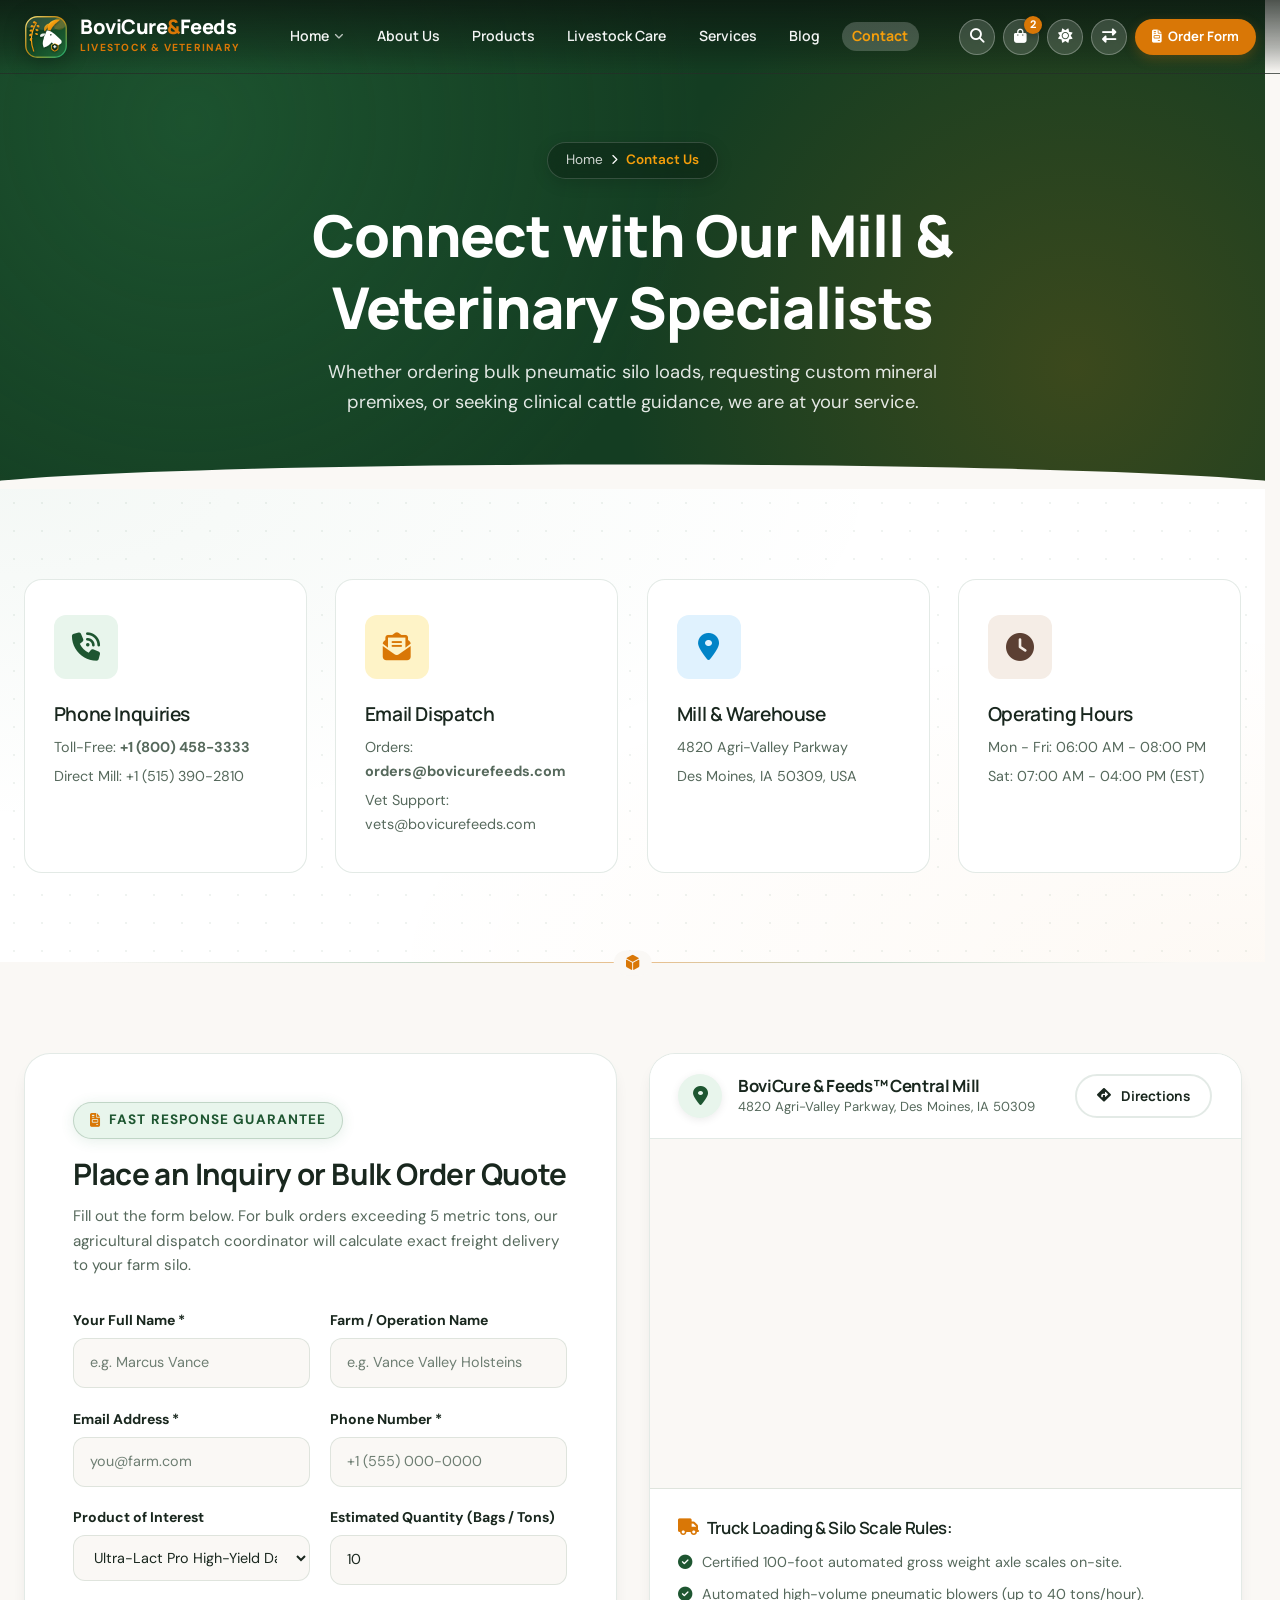
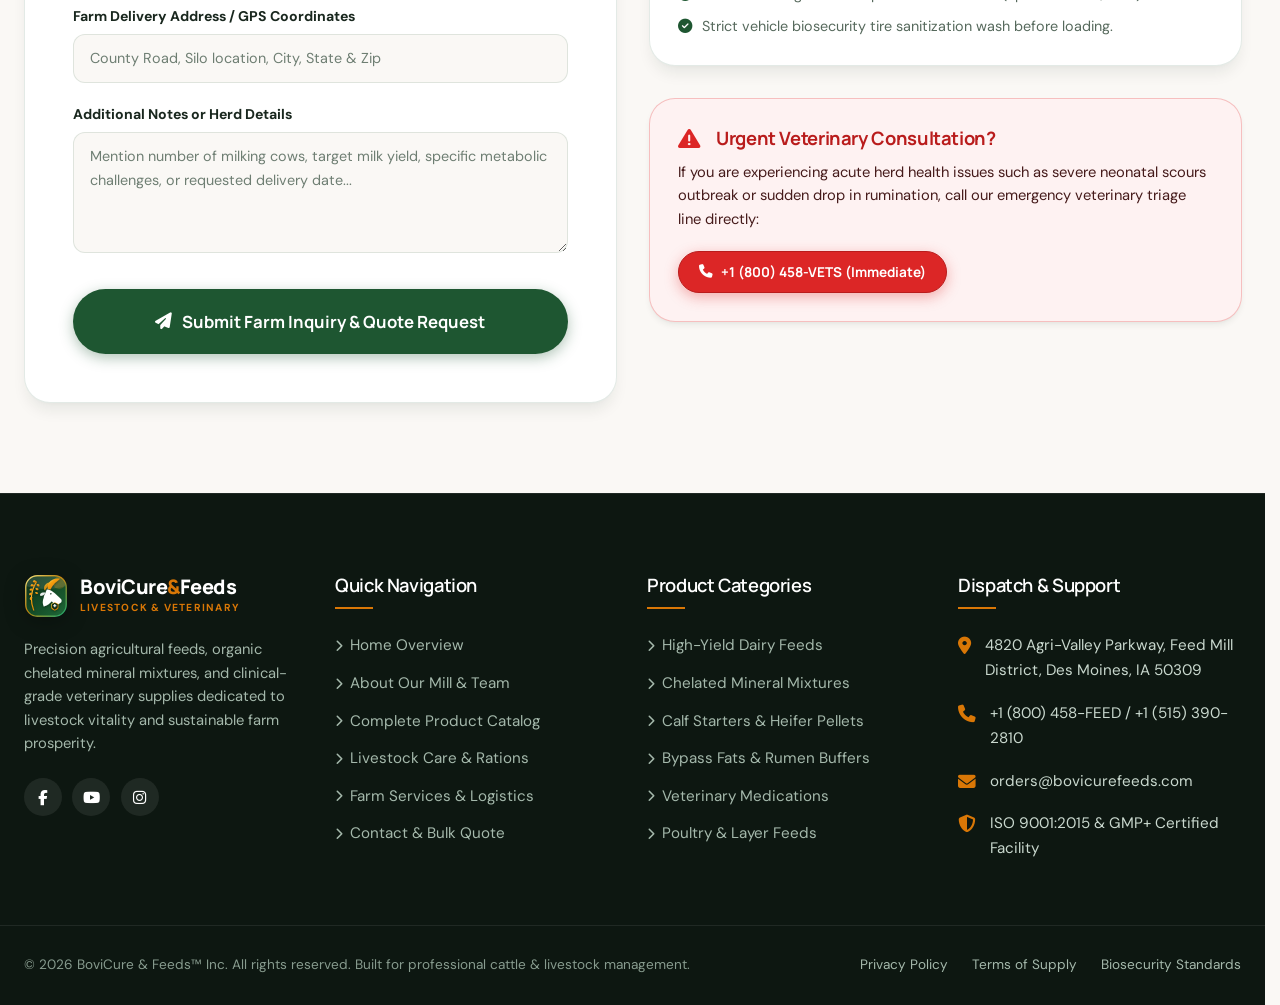
<file: contact.html>
<!DOCTYPE html>
<html lang="en" data-theme="light" dir="ltr">
<head>
  <meta charset="UTF-8">
  <meta name="viewport" content="width=device-width, initial-scale=1.0">
  <meta name="description" content="Contact BoviCure & Feeds™ for bulk cattle feed orders, pneumatic silo delivery quotes, or to consult with a bovine nutritionist.">
  <title>Contact &amp; Bulk Order Inquiries | BoviCure &amp; Feeds™</title>

  <!-- Font Awesome CDN -->
  <link rel="stylesheet" href="https://cdnjs.cloudflare.com/ajax/libs/font-awesome/6.5.1/css/all.min.css">

  <!-- Core CSS -->
  <link rel="stylesheet" href="assets/css/style.css">
  <link rel="stylesheet" href="assets/css/animations.css">
  <link rel="stylesheet" href="assets/css/responsive.css">
  <!-- Favicon & App Icons -->
  <link rel="icon" type="image/x-icon" href="favicon.ico">
  <link rel="shortcut icon" type="image/x-icon" href="favicon.ico">
  <link rel="icon" type="image/png" sizes="32x32" href="assets/images/favicon-32x32.png">
  <link rel="icon" type="image/png" sizes="16x16" href="assets/images/favicon-16x16.png">
  <link rel="icon" type="image/svg+xml" href="assets/images/favicon.svg">
  <link rel="apple-touch-icon" sizes="180x180" href="assets/images/apple-touch-icon.png">
  <meta property="og:image" content="assets/images/og-preview.jpg">
  <meta name="twitter:image" content="assets/images/og-preview.jpg">
</head>
<body>

  <!-- Site Header -->
  <header class="site-header header-transparent" data-transparent="true">
    <!-- Main Navigation Bar -->
    <nav class="navbar-main">
      <div class="container navbar-container">
        <a href="index.html" class="brand-logo">
          <div class="brand-icon-box">
            <img src="assets/images/logo-icon.svg" alt="BoviCure &amp; Feeds™ Logo" width="44" height="44">
          </div>
          <div class="brand-text">
            <span class="brand-name">BoviCure<span style="color: var(--secondary);">&amp;</span>Feeds</span>
            <span class="brand-tagline">Livestock &amp; Veterinary</span>
          </div>
        </a>

        <ul class="nav-menu">
          <li class="nav-item">
            <a href="index.html" class="nav-link">Home <i class="fa-solid fa-angle-down"></i></a>
            <div class="dropdown-menu">
              <a href="index.html" class="dropdown-link">Home 1 – Agricultural Landing</a>
              <a href="index-2.html" class="dropdown-link">Home 2 – Livestock &amp; Vet Niche</a>
            </div>
          </li>
          <li class="nav-item"><a href="about.html" class="nav-link">About Us</a></li>
          <li class="nav-item"><a href="products.html" class="nav-link">Products</a></li>
          <li class="nav-item"><a href="livestock-care.html" class="nav-link">Livestock Care</a></li>
          <li class="nav-item"><a href="services.html" class="nav-link">Services</a></li>
          <li class="nav-item"><a href="blog.html" class="nav-link">Blog</a></li>
          <li class="nav-item"><a href="contact.html" class="nav-link active">Contact</a></li>
        </ul>

        <div class="nav-actions">
          <button class="action-btn search-toggle-btn" title="Search"><i class="fa-solid fa-magnifying-glass"></i></button>
          <button class="action-btn cart-toggle-btn" title="Cart"><i class="fa-solid fa-bag-shopping"></i><span class="cart-count-badge">2</span></button>
          <button class="action-btn theme-toggle-btn" title="Light Mode Active (Click for Dark Mode)">
            <i class="fa-solid fa-sun"></i>
          </button>
          <button class="action-btn rtl-toggle-btn" title="Toggle RTL/LTR layout" aria-label="Toggle RTL/LTR layout"><i class="fa-solid fa-right-left"></i></button>
          <a href="#inquiry-form-section" class="btn btn-secondary btn-sm d-none d-lg-inline-flex"><i class="fa-solid fa-file-invoice"></i> Order Form</a>
          <button class="action-btn hamburger-btn"><i class="fa-solid fa-bars-staggered"></i></button>
        </div>
      </div>
    </nav>
  </header>

  <!-- Page Hero Banner -->
  <section class="page-hero">
    <div class="page-hero-bg" style="background-image: url('https://images.unsplash.com/photo-1768902730346-ffcde810c7f2?auto=format&fit=crop&w=1920&q=80');"></div>
    <div class="container page-hero-content">
      <div class="breadcrumbs">
        <a href="index.html">Home</a>
        <i class="fa-solid fa-chevron-right" style="font-size: 0.65rem;"></i>
        <span class="current">Contact Us</span>
      </div>
      <h1 style="color: #ffffff; margin-bottom: 0.85rem;">Connect with Our Mill &amp; Veterinary Specialists</h1>
      <p style="color: rgba(255, 255, 255, 0.88); font-size: 1.15rem; max-width: 680px; margin: 0 auto;">Whether ordering bulk pneumatic silo loads, requesting custom mineral premixes, or seeking clinical cattle guidance, we are at your service.</p>
    </div>
  </section>

  <!-- Contact Information Cards -->
  <section class="section-padding" style="background-color: var(--bg-surface);">
    <div class="container">
      <div class="grid-4">
        <!-- Info 1 -->
        <div class="feature-box reveal-up delay-100">
          <div class="feature-icon-wrap" style="background: var(--primary-subtle); color: var(--primary);">
            <i class="fa-solid fa-phone-volume"></i>
          </div>
          <h4>Phone Inquiries</h4>
          <p style="font-size: 0.9rem; margin-bottom: 0.35rem;">Toll-Free: <strong>+1 (800) 458-3333</strong></p>
          <p style="font-size: 0.9rem; margin: 0;">Direct Mill: +1 (515) 390-2810</p>
        </div>

        <!-- Info 2 -->
        <div class="feature-box reveal-up delay-200">
          <div class="feature-icon-wrap" style="background: var(--secondary-subtle); color: var(--secondary);">
            <i class="fa-solid fa-envelope-open-text"></i>
          </div>
          <h4>Email Dispatch</h4>
          <p style="font-size: 0.9rem; margin-bottom: 0.35rem;">Orders: <strong>orders@bovicurefeeds.com</strong></p>
          <p style="font-size: 0.9rem; margin: 0;">Vet Support: vets@bovicurefeeds.com</p>
        </div>

        <!-- Info 3 -->
        <div class="feature-box reveal-up delay-300">
          <div class="feature-icon-wrap" style="background: var(--vet-subtle); color: var(--vet-blue);">
            <i class="fa-solid fa-location-dot"></i>
          </div>
          <h4>Mill &amp; Warehouse</h4>
          <p style="font-size: 0.9rem; margin-bottom: 0.35rem;">4820 Agri-Valley Parkway</p>
          <p style="font-size: 0.9rem; margin: 0;">Des Moines, IA 50309, USA</p>
        </div>

        <!-- Info 4 -->
        <div class="feature-box reveal-up delay-400">
          <div class="feature-icon-wrap" style="background: var(--earth-subtle); color: var(--earth);">
            <i class="fa-solid fa-clock"></i>
          </div>
          <h4>Operating Hours</h4>
          <p style="font-size: 0.9rem; margin-bottom: 0.35rem;">Mon - Fri: 06:00 AM - 08:00 PM</p>
          <p style="font-size: 0.9rem; margin: 0;">Sat: 07:00 AM - 04:00 PM (EST)</p>
        </div>
      </div>
    </div>
  </section>

  <div class="section-separator-line" aria-hidden="true"></div>

  <!-- Interactive Contact & Bulk Order Inquiry Form -->
  <section class="section-padding" id="inquiry-form-section" style="background-color: var(--bg-body);">
    <div class="container">
      <div class="grid-2 align-start">
        
        <!-- Form Side -->
        <div class="dashboard-card reveal-left" style="padding: clamp(2rem, 4vw, 3rem);">
          <span class="section-badge"><i class="fa-solid fa-file-invoice"></i> Fast Response Guarantee</span>
          <h2 style="font-size: 1.85rem; margin-bottom: 0.75rem;">Place an Inquiry or Bulk Order Quote</h2>
          <p style="font-size: 0.95rem; line-height: 1.6; margin-bottom: 2rem;">Fill out the form below. For bulk orders exceeding 5 metric tons, our agricultural dispatch coordinator will calculate exact freight delivery to your farm silo.</p>

          <form id="contactOrderForm" novalidate>
            <div class="grid-2" style="gap: 1.25rem; margin-bottom: 1.25rem;">
              <div>
                <label style="display: block; font-size: 0.88rem; font-weight: 700; margin-bottom: 0.35rem;">Your Full Name *</label>
                <input type="text" name="fullName" class="filter-search-input" placeholder="e.g. Marcus Vance" required style="padding: 0.75rem 1rem;">
              </div>
              <div>
                <label style="display: block; font-size: 0.88rem; font-weight: 700; margin-bottom: 0.35rem;">Farm / Operation Name</label>
                <input type="text" name="farmName" class="filter-search-input" placeholder="e.g. Vance Valley Holsteins" style="padding: 0.75rem 1rem;">
              </div>
            </div>

            <div class="grid-2" style="gap: 1.25rem; margin-bottom: 1.25rem;">
              <div>
                <label style="display: block; font-size: 0.88rem; font-weight: 700; margin-bottom: 0.35rem;">Email Address *</label>
                <input type="email" name="email" class="filter-search-input" placeholder="you@farm.com" required style="padding: 0.75rem 1rem;">
              </div>
              <div>
                <label for="contactPhone" style="display: block; font-size: 0.88rem; font-weight: 700; margin-bottom: 0.35rem;">Phone Number *</label>
                <input type="tel" 
                       id="contactPhone" 
                       name="phone" 
                       class="filter-search-input" 
                       placeholder="+1 (555) 000-0000" 
                       required 
                       inputmode="tel" 
                       autocomplete="tel" 
                       pattern="^[0-9+\-\s().]{7,25}$"
                       title="Please enter a valid phone number (digits and standard phone symbols only; alphabets are not allowed)."
                       style="padding: 0.75rem 1rem;">
              </div>
            </div>

            <div class="grid-2" style="gap: 1.25rem; margin-bottom: 1.25rem;">
              <div>
                <label style="display: block; font-size: 0.88rem; font-weight: 700; margin-bottom: 0.35rem;">Product of Interest</label>
                <select name="productInterest" class="sort-select" style="width: 100%; padding: 0.75rem 1rem;">
                  <option value="Ultra-Lact Pro High-Yield Dairy Feed">Ultra-Lact Pro High-Yield Dairy Feed (50kg / Bulk)</option>
                  <option value="BoviMax Fortified Mineral Mixture">BoviMax Fortified Mineral Mixture (Chelated)</option>
                  <option value="Calf Starter Growth Booster Pellets">Calf Starter Growth Booster Pellets (25kg)</option>
                  <option value="RumenSafe Advanced Rumen Buffer Bolus">RumenSafe Advanced Rumen Buffer Bolus</option>
                  <option value="BoviSeptic Topical Wound Spray">BoviSeptic Topical Wound Spray (500ml)</option>
                  <option value="BoviDeworm Broad Spectrum Suspension">BoviDeworm Broad Spectrum Drench</option>
                  <option value="SilagePro Microbial Inoculant">SilagePro Microbial Inoculant</option>
                  <option value="Custom TMR Formulation">Custom Formulated TMR Pellet</option>
                  <option value="General Veterinary Inquiry">General Veterinary / Farm Consultation</option>
                </select>
              </div>
              <div>
                <label style="display: block; font-size: 0.88rem; font-weight: 700; margin-bottom: 0.35rem;">Estimated Quantity (Bags / Tons)</label>
                <input type="number" name="quantity" min="1" value="10" class="filter-search-input" style="padding: 0.75rem 1rem;">
              </div>
            </div>

            <div style="margin-bottom: 1.25rem;">
              <label style="display: block; font-size: 0.88rem; font-weight: 700; margin-bottom: 0.35rem;">Farm Delivery Address / GPS Coordinates</label>
              <input type="text" name="deliveryAddress" class="filter-search-input" placeholder="County Road, Silo location, City, State & Zip" style="padding: 0.75rem 1rem;">
            </div>

            <div style="margin-bottom: 1.75rem;">
              <label style="display: block; font-size: 0.88rem; font-weight: 700; margin-bottom: 0.35rem;">Additional Notes or Herd Details</label>
              <textarea name="message" rows="4" class="filter-search-input" placeholder="Mention number of milking cows, target milk yield, specific metabolic challenges, or requested delivery date..." style="padding: 0.75rem 1rem;"></textarea>
            </div>

            <button type="submit" class="btn btn-primary btn-lg" style="width: 100%;">
              <i class="fa-solid fa-paper-plane"></i> Submit Farm Inquiry &amp; Quote Request
            </button>
          </form>
        </div>

        <!-- Map & Warehouse Side -->
        <div class="reveal-right">
          <!-- Live Interactive Map Card -->
          <div class="contact-map-card">
            <div class="contact-map-header">
              <div class="d-flex align-center gap-2">
                <div class="contact-map-badge">
                  <i class="fa-solid fa-location-dot"></i>
                </div>
                <div>
                  <h4 style="margin: 0; font-size: 1.05rem; font-weight: 700;">BoviCure &amp; Feeds™ Central Mill</h4>
                  <p style="margin: 0; font-size: 0.82rem; color: var(--text-muted);">4820 Agri-Valley Parkway, Des Moines, IA 50309</p>
                </div>
              </div>
              <a href="https://maps.google.com/?q=4820+Agri-Valley+Parkway,+Des+Moines,+IA+50309" target="_blank" rel="noopener noreferrer" class="btn btn-outline btn-sm">
                <i class="fa-solid fa-diamond-turn-right"></i> Directions
              </a>
            </div>

            <!-- Live Google Map Frame -->
            <div class="contact-map-frame-wrap">
              <iframe 
                class="contact-map-iframe"
                src="https://maps.google.com/maps?q=4820+Agri-Valley+Parkway,+Des+Moines,+IA+50309&amp;t=&amp;z=14&amp;ie=UTF8&amp;iwloc=&amp;output=embed" 
                width="100%" 
                height="350" 
                style="border:0;" 
                allowfullscreen="" 
                loading="lazy" 
                referrerpolicy="no-referrer-when-downgrade"
                title="BoviCure &amp; Feeds Central Mill Live Map">
              </iframe>
            </div>
            
            <div class="contact-rules-box">
              <h5><i class="fa-solid fa-truck"></i> Truck Loading &amp; Silo Scale Rules:</h5>
              <ul>
                <li><i class="fa-solid fa-circle-check"></i> Certified 100-foot automated gross weight axle scales on-site.</li>
                <li><i class="fa-solid fa-circle-check"></i> Automated high-volume pneumatic blowers (up to 40 tons/hour).</li>
                <li><i class="fa-solid fa-circle-check"></i> Strict vehicle biosecurity tire sanitization wash before loading.</li>
              </ul>
            </div>
          </div>

          <!-- Emergency Vet Box -->
          <div class="contact-emergency-card">
            <div class="d-flex align-center gap-2 contact-emergency-header">
              <i class="fa-solid fa-triangle-exclamation"></i>
              <h4>Urgent Veterinary Consultation?</h4>
            </div>
            <p>If you are experiencing acute herd health issues such as severe neonatal scours outbreak or sudden drop in rumination, call our emergency veterinary triage line directly:</p>
            <a href="tel:+18004583333" class="btn btn-emergency btn-sm"><i class="fa-solid fa-phone"></i> +1 (800) 458-VETS (Immediate)</a>
          </div>
        </div>
      </div>
    </div>
  </section>

  <!-- Footer -->
  <footer class="site-footer">
    <div class="container footer-top">
      <div class="grid-4">
        <!-- Widget 1: Brand Info -->
        <div>
          <a href="index.html" class="brand-logo" style="margin-bottom: 1.25rem;">
            <div class="brand-icon-box">
            <img src="assets/images/logo-icon.svg" alt="BoviCure &amp; Feeds™ Logo" width="44" height="44">
          </div>
            <div class="brand-text">
              <span class="brand-name" style="color: #ffffff;">BoviCure<span style="color: var(--secondary);">&amp;</span>Feeds</span>
              <span class="brand-tagline">Livestock &amp; Veterinary</span>
            </div>
          </a>
          <p style="color: #a4b8ab; font-size: 0.92rem; line-height: 1.6;">Precision agricultural feeds, organic chelated mineral mixtures, and clinical-grade veterinary supplies dedicated to livestock vitality and sustainable farm prosperity.</p>
          <div class="footer-social-row">
            <a href="https://www.facebook.com" target="_blank" rel="noopener noreferrer" class="social-icon-btn" title="Facebook" aria-label="Visit Facebook"><i class="fa-brands fa-facebook-f"></i></a>
            <a href="https://www.youtube.com" target="_blank" rel="noopener noreferrer" class="social-icon-btn" title="YouTube" aria-label="Visit YouTube"><i class="fa-brands fa-youtube"></i></a>
            <a href="https://www.instagram.com" target="_blank" rel="noopener noreferrer" class="social-icon-btn" title="Instagram" aria-label="Visit Instagram"><i class="fa-brands fa-instagram"></i></a>
          </div>
        </div>

        <!-- Widget 2: Quick Links -->
        <div>
          <h4 class="footer-widget-title">Quick Navigation</h4>
          <ul class="footer-links-list">
            <li><a href="index.html" class="footer-link"><i class="fa-solid fa-chevron-right" style="font-size:0.75rem;"></i> Home Overview</a></li>
            <li><a href="about.html" class="footer-link"><i class="fa-solid fa-chevron-right" style="font-size:0.75rem;"></i> About Our Mill &amp; Team</a></li>
            <li><a href="products.html" class="footer-link"><i class="fa-solid fa-chevron-right" style="font-size:0.75rem;"></i> Complete Product Catalog</a></li>
            <li><a href="livestock-care.html" class="footer-link"><i class="fa-solid fa-chevron-right" style="font-size:0.75rem;"></i> Livestock Care &amp; Rations</a></li>
            <li><a href="services.html" class="footer-link"><i class="fa-solid fa-chevron-right" style="font-size:0.75rem;"></i> Farm Services &amp; Logistics</a></li>
            <li><a href="contact.html" class="footer-link"><i class="fa-solid fa-chevron-right" style="font-size:0.75rem;"></i> Contact &amp; Bulk Quote</a></li>
          </ul>
        </div>

        <!-- Widget 3: Categories -->
        <div>
          <h4 class="footer-widget-title">Product Categories</h4>
          <ul class="footer-links-list">
            <li><a href="products.html?category=dairy-feed" class="footer-link"><i class="fa-solid fa-chevron-right" style="font-size:0.75rem;"></i> High-Yield Dairy Feeds</a></li>
            <li><a href="products.html?category=mineral-mixtures" class="footer-link"><i class="fa-solid fa-chevron-right" style="font-size:0.75rem;"></i> Chelated Mineral Mixtures</a></li>
            <li><a href="products.html?category=cattle-feed" class="footer-link"><i class="fa-solid fa-chevron-right" style="font-size:0.75rem;"></i> Calf Starters &amp; Heifer Pellets</a></li>
            <li><a href="products.html?category=feed-supplements" class="footer-link"><i class="fa-solid fa-chevron-right" style="font-size:0.75rem;"></i> Bypass Fats &amp; Rumen Buffers</a></li>
            <li><a href="products.html?category=veterinary-medicines" class="footer-link"><i class="fa-solid fa-chevron-right" style="font-size:0.75rem;"></i> Veterinary Medications</a></li>
            <li><a href="products.html?category=poultry-feed" class="footer-link"><i class="fa-solid fa-chevron-right" style="font-size:0.75rem;"></i> Poultry &amp; Layer Feeds</a></li>
          </ul>
        </div>

        <!-- Widget 4: Contact Info -->
        <div>
          <h4 class="footer-widget-title">Dispatch &amp; Support</h4>
          <div class="footer-contact-list">
            <div class="footer-contact-item">
              <i class="fa-solid fa-location-dot"></i>
              <span>4820 Agri-Valley Parkway, Feed Mill District, Des Moines, IA 50309</span>
            </div>
            <div class="footer-contact-item">
              <i class="fa-solid fa-phone"></i>
              <span>+1 (800) 458-FEED / +1 (515) 390-2810</span>
            </div>
            <div class="footer-contact-item">
              <i class="fa-solid fa-envelope"></i>
              <span>orders@bovicurefeeds.com</span>
            </div>
            <div class="footer-contact-item">
              <i class="fa-solid fa-shield-halved"></i>
              <span>ISO 9001:2015 &amp; GMP+ Certified Facility</span>
            </div>
          </div>
        </div>
      </div>
    </div>

    <!-- Bottom Bar -->
    <div class="footer-bottom">
      <div class="container footer-bottom-inner">
        <div>
          &copy; 2026 BoviCure &amp; Feeds™ Inc. All rights reserved. Built for professional cattle &amp; livestock management.
        </div>
        <div class="d-flex align-center gap-3">
          <a href="#" class="footer-link" style="font-size:0.85rem;">Privacy Policy</a>
          <a href="#" class="footer-link" style="font-size:0.85rem;">Terms of Supply</a>
          <a href="#" class="footer-link" style="font-size:0.85rem;">Biosecurity Standards</a>
        </div>
      </div>
    </div>
  </footer>

  <!-- Modals & Drawers -->
  <div class="drawer-backdrop" id="cartBackdrop"></div>
  <aside class="cart-drawer" id="cartDrawer">
    <div class="drawer-header">
      <div class="drawer-title"><i class="fa-solid fa-bag-shopping" style="color: var(--primary);"></i> Farm Cart</div>
      <button class="drawer-close-btn" id="closeCartDrawer"><i class="fa-solid fa-xmark"></i></button>
    </div>
    <div class="cart-items-list" id="cartItemsList"></div>
    <div class="drawer-footer">
      <div class="cart-subtotal-row"><span>Estimated Subtotal:</span><span id="cartSubtotal">$85.00</span></div>
      <div class="d-flex flex-column gap-2">
        <button class="btn btn-primary btn-lg" onclick="window.openCheckoutModal()" style="width: 100%;">
          <i class="fa-solid fa-credit-card"></i> Proceed to Express Checkout
        </button>
        <a href="contact.html?type=bulk" class="btn btn-secondary btn-sm" style="width: 100%;">
          <i class="fa-solid fa-file-invoice"></i> Request Bulk Order Quote
        </a>
        <button class="btn btn-outline btn-sm" style="width: 100%;" onclick="window.closeCartDrawer()">
          Continue Browsing Feeds
        </button>
      </div>
    </div>
  </aside>

  
  <!-- Mobile Navigation Drawer -->
  <aside class="mobile-nav-drawer" id="mobileNavDrawer" aria-label="Mobile Navigation">
    <div class="mobile-drawer-header">
      <div class="brand-text">
        <span class="brand-name">BoviCure<span style="color: var(--secondary);">&amp;</span>Feeds</span>
      </div>
      <button class="drawer-close-btn" id="closeMobileDrawer" title="Close Menu">
        <i class="fa-solid fa-xmark"></i>
      </button>
    </div>
    <div class="mobile-drawer-body">
      <ul class="mobile-nav-links">
        <li class="mobile-nav-item">
          <a href="#" class="mobile-nav-link mobile-submenu-trigger">Home <i class="fa-solid fa-chevron-down" style="font-size:0.8rem;"></i></a>
          <div class="mobile-submenu">
            <a href="index.html" class="mobile-sublink">Home 1 – Agricultural Landing</a>
            <a href="index-2.html" class="mobile-sublink">Home 2 – Livestock &amp; Vet Niche</a>
          </div>
        </li>
        <li class="mobile-nav-item"><a href="about.html" class="mobile-nav-link">About Us</a></li>
        <li class="mobile-nav-item">
          <a href="#" class="mobile-nav-link mobile-submenu-trigger">Products <i class="fa-solid fa-chevron-down" style="font-size:0.8rem;"></i></a>
          <div class="mobile-submenu">
            <a href="products.html" class="mobile-sublink">All Products</a>
            <a href="products.html?category=dairy-feed" class="mobile-sublink">High-Yield Dairy Feed</a>
            <a href="products.html?category=mineral-mixtures" class="mobile-sublink">Chelated Mineral Mixtures</a>
            <a href="products.html?category=veterinary-medicines" class="mobile-sublink">Veterinary Supplies</a>
          </div>
        </li>
        <li class="mobile-nav-item"><a href="livestock-care.html" class="mobile-nav-link">Livestock Care</a></li>
        <li class="mobile-nav-item"><a href="services.html" class="mobile-nav-link">Services</a></li>
        <li class="mobile-nav-item"><a href="blog.html" class="mobile-nav-link">Blog</a></li>
        <li class="mobile-nav-item"><a href="contact.html" class="mobile-nav-link">Contact</a></li>
      </ul>
    </div>
    <div class="mobile-drawer-footer">
      <div class="d-flex justify-between align-center">
        <button class="control-pill theme-toggle-btn" style="color: var(--text-main); border-color: var(--border-color);">
          <i class="fa-solid fa-moon"></i> Toggle Dark
        </button>
        <button class="control-pill rtl-toggle-btn" style="color: var(--text-main); border-color: var(--border-color);">
          <i class="fa-solid fa-globe"></i> <span class="btn-text">RTL</span>
        </button>
      </div>
    </div>
  </aside>

  <div class="modal-overlay" id="searchModal">
    <div class="modal-dialog search-modal-dialog">
      <div class="d-flex align-center justify-between" style="margin-bottom: 1.25rem;">
        <h4 style="margin: 0;"><i class="fa-solid fa-magnifying-glass" style="color: var(--primary);"></i> Search Catalog</h4>
        <button class="action-btn" id="closeSearchModal"><i class="fa-solid fa-xmark"></i></button>
      </div>
      <div class="search-input-wrap">
        <i class="fa-solid fa-search"></i>
        <input type="text" id="globalSearchInput" placeholder="Search by name, category, or formulation...">
      </div>
      <div class="search-results-list" id="globalSearchResults"></div>
    </div>
  </div>

  <div class="modal-overlay" id="quickViewModal">
    <div class="modal-dialog">
      <button class="modal-close-btn"><i class="fa-solid fa-xmark"></i></button>
      <div class="quickview-body"></div>
    </div>
  </div>

  <button class="back-to-top" id="backToTopBtn"><i class="fa-solid fa-arrow-up"></i></button>

  <script src="assets/js/theme.js"></script>
  <script src="assets/js/animations.js"></script>
  <script src="assets/js/slider.js"></script>
  <script src="assets/js/products.js"></script>
  <script src="assets/js/cart.js"></script>
  <script src="assets/js/forms.js"></script>
  <script src="assets/js/main.js"></script>
</body>
</html>
</file>
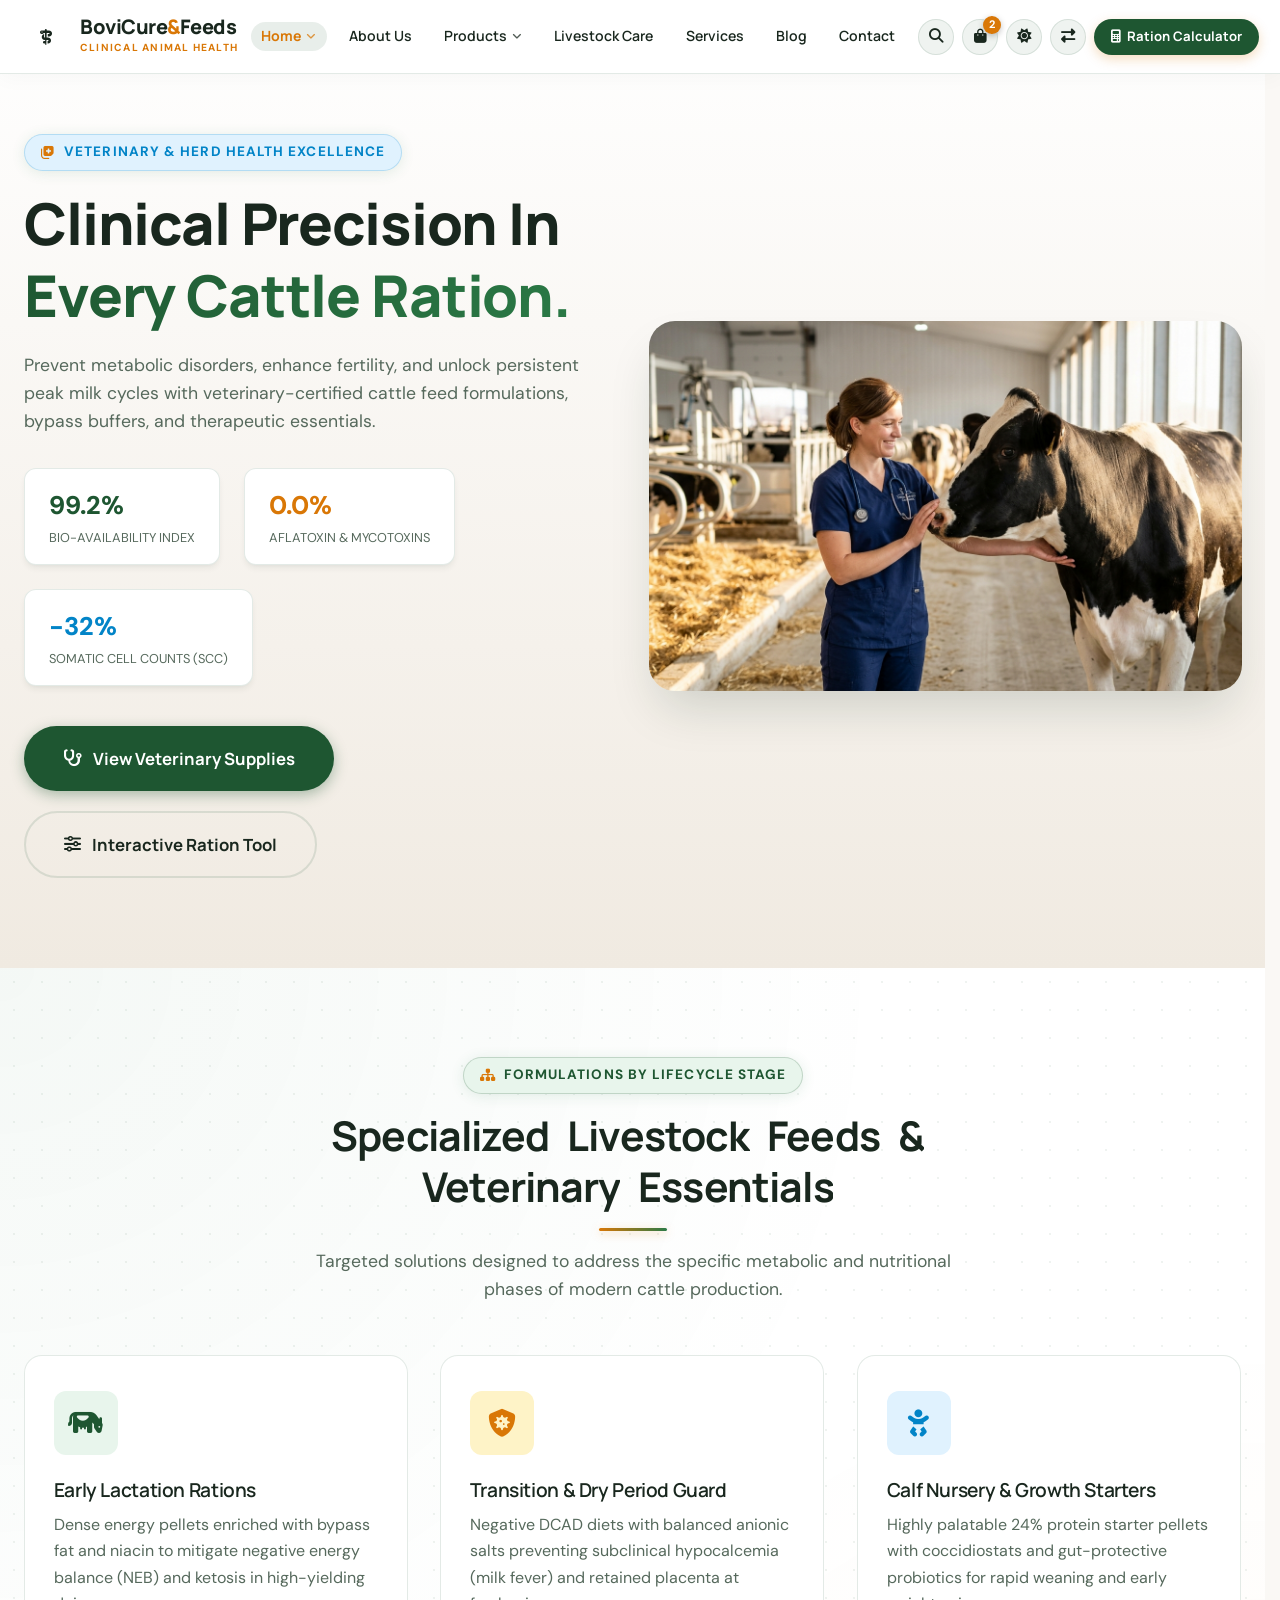
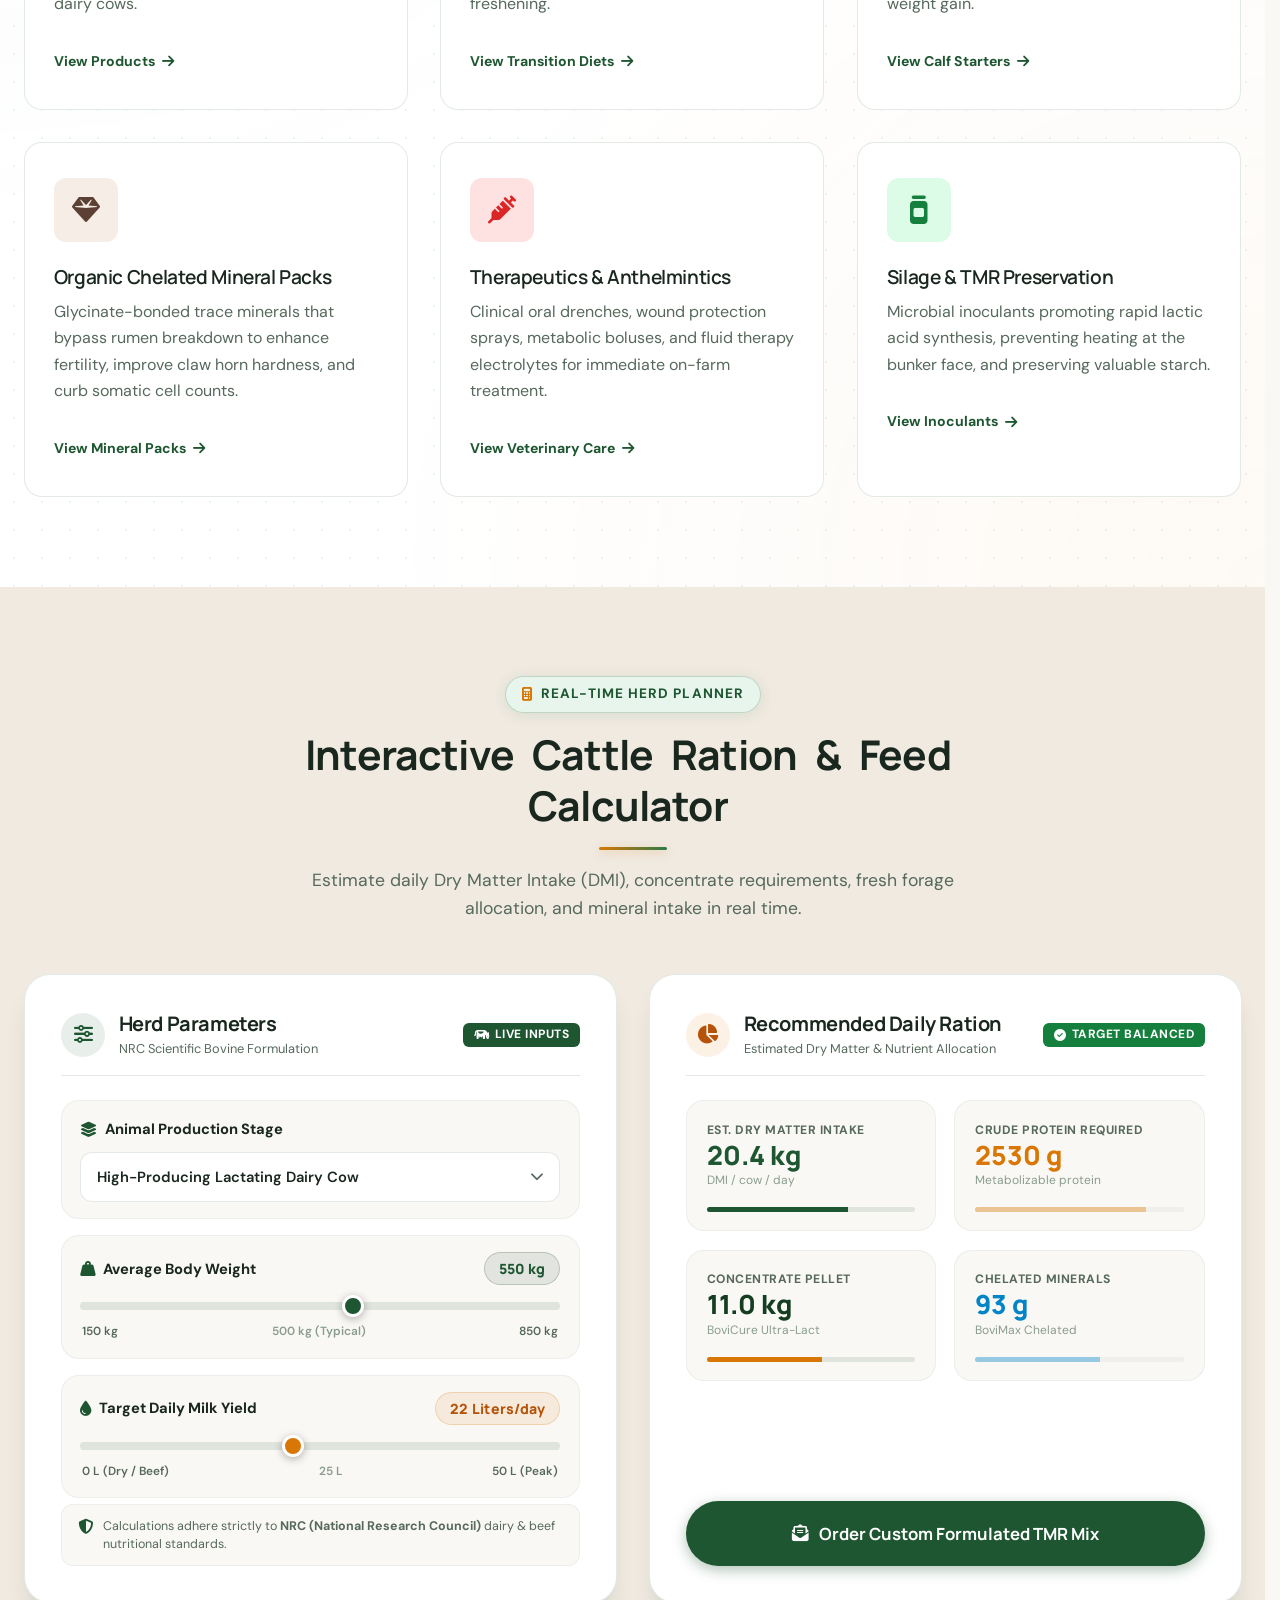
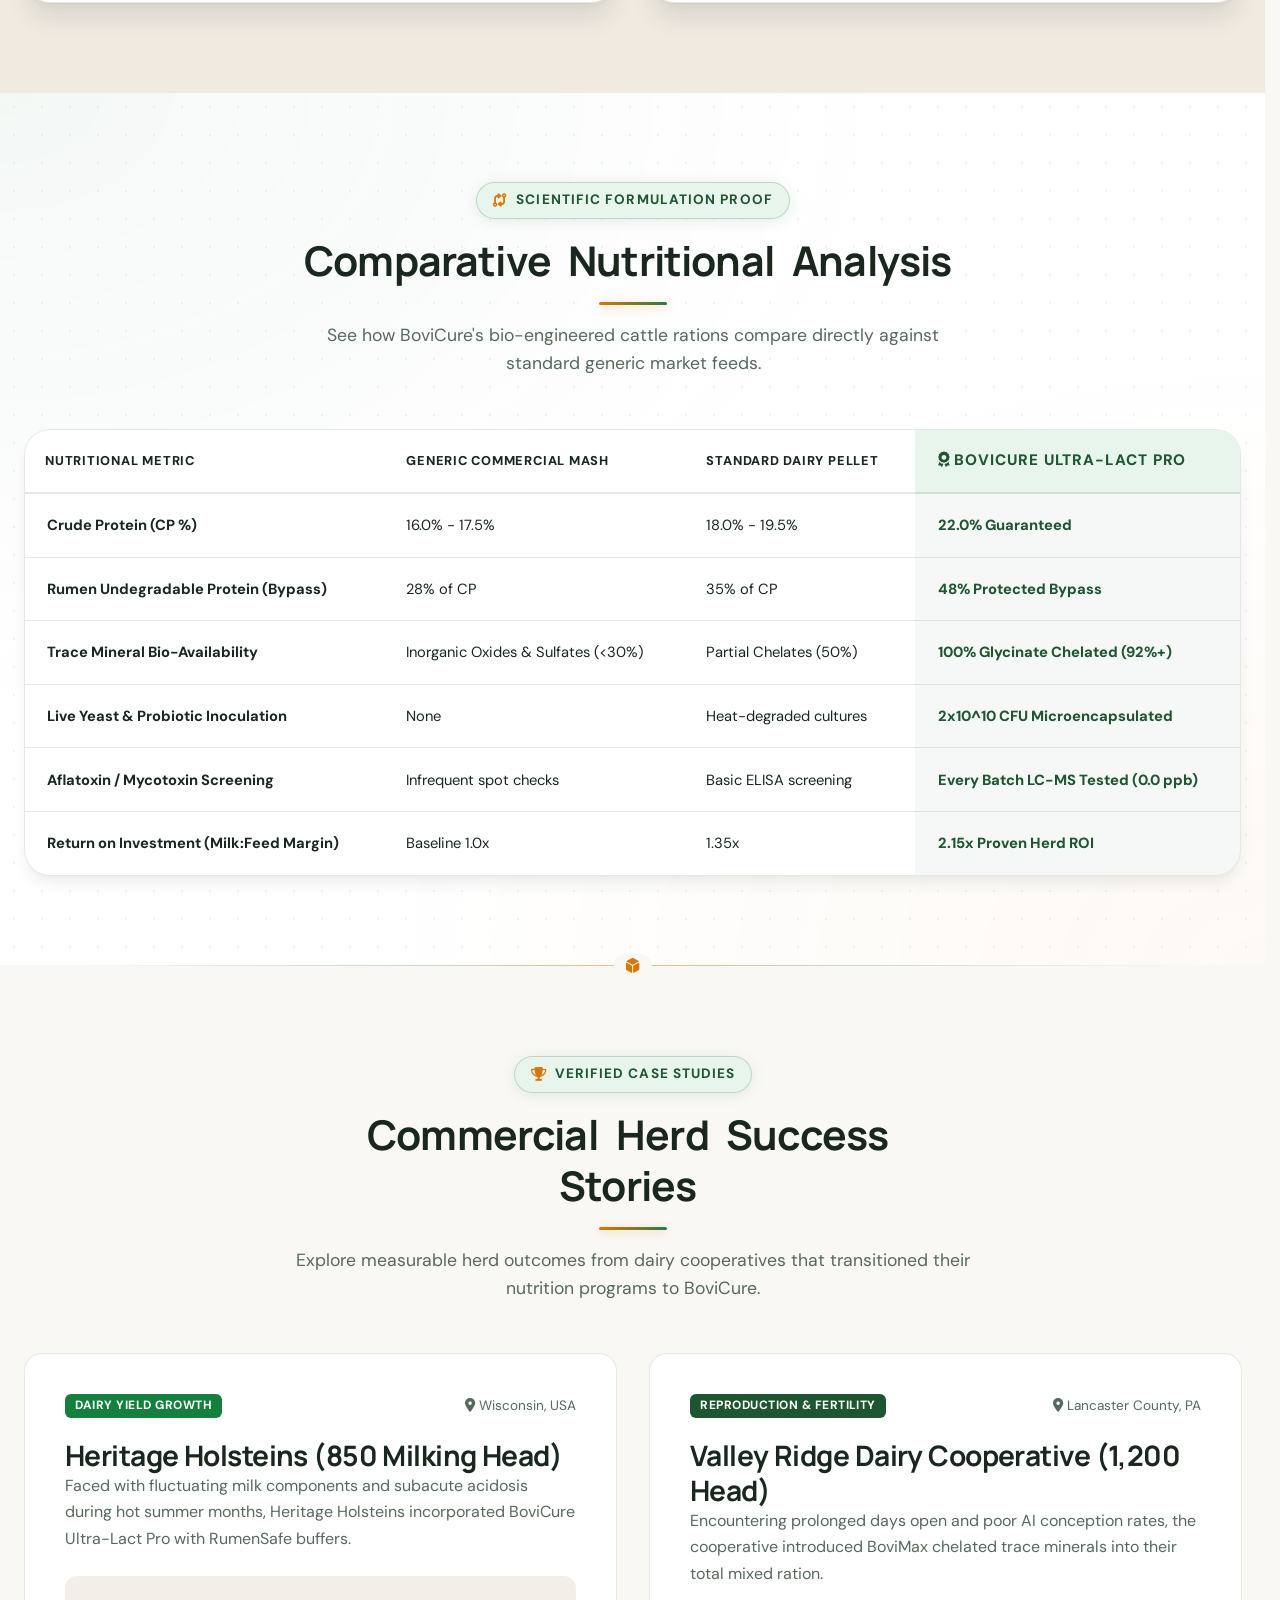
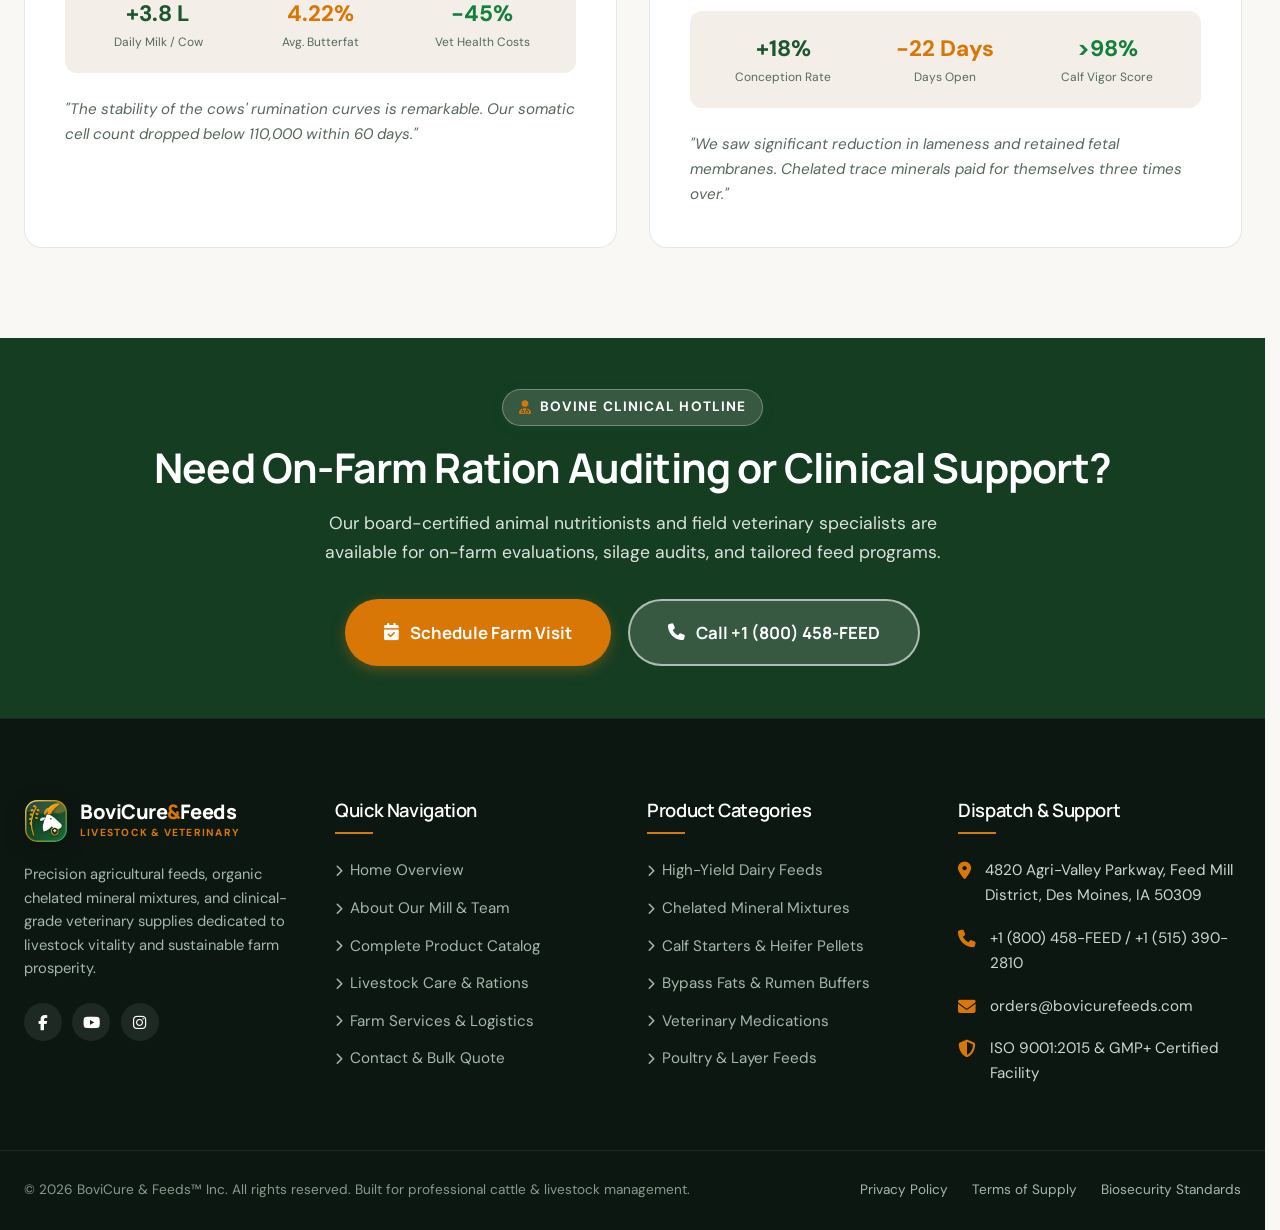
<file: index-2.html>
<!DOCTYPE html>
<html lang="en" data-theme="light" dir="ltr">
<head>
  <meta charset="UTF-8">
  <meta name="viewport" content="width=device-width, initial-scale=1.0">
  <meta name="description" content="BoviCure & Feeds™ – Specialized Livestock Nutrition & Veterinary Herd Solutions. Formulated for veterinary clinics, dairy cooperatives, and livestock ranches.">
  <title>Livestock Nutrition &amp; Veterinary Solutions | BoviCure &amp; Feeds™</title>

  <!-- Font Awesome CDN -->
  <link rel="stylesheet" href="https://cdnjs.cloudflare.com/ajax/libs/font-awesome/6.5.1/css/all.min.css">

  <!-- Core CSS -->
  <link rel="stylesheet" href="assets/css/style.css">
  <link rel="stylesheet" href="assets/css/animations.css">
  <link rel="stylesheet" href="assets/css/responsive.css">
  <!-- Favicon & App Icons -->
  <link rel="icon" type="image/x-icon" href="favicon.ico">
  <link rel="shortcut icon" type="image/x-icon" href="favicon.ico">
  <link rel="icon" type="image/png" sizes="32x32" href="assets/images/favicon-32x32.png">
  <link rel="icon" type="image/png" sizes="16x16" href="assets/images/favicon-16x16.png">
  <link rel="icon" type="image/svg+xml" href="assets/images/favicon.svg">
  <link rel="apple-touch-icon" sizes="180x180" href="assets/images/apple-touch-icon.png">
  <meta property="og:image" content="assets/images/og-preview.jpg">
  <meta name="twitter:image" content="assets/images/og-preview.jpg">
</head>
<body>

  <!-- Site Header -->
  <header class="site-header">
    <!-- Main Navigation Bar -->
    <nav class="navbar-main">
      <div class="container navbar-container">
        <a href="index.html" class="brand-logo">
          <div class="brand-icon-box">
            <i class="fa-solid fa-staff-snake"></i>
          </div>
          <div class="brand-text">
            <span class="brand-name">BoviCure<span style="color: var(--secondary);">&amp;</span>Feeds</span>
            <span class="brand-tagline">Clinical Animal Health</span>
          </div>
        </a>

        <ul class="nav-menu">
          <li class="nav-item">
            <a href="index-2.html" class="nav-link active">Home <i class="fa-solid fa-angle-down"></i></a>
            <div class="dropdown-menu">
              <a href="index.html" class="dropdown-link">Home 1 – Agricultural Landing</a>
              <a href="index-2.html" class="dropdown-link"><span>Home 2 – Livestock &amp; Vet Niche</span> <i class="fa-solid fa-check" style="font-size:0.75rem;"></i></a>
            </div>
          </li>
          <li class="nav-item"><a href="about.html" class="nav-link">About Us</a></li>
          <li class="nav-item">
            <a href="products.html" class="nav-link">Products <i class="fa-solid fa-angle-down"></i></a>
            <div class="dropdown-menu">
              <a href="products.html" class="dropdown-link">All Products Catalog</a>
              <a href="products.html?category=dairy-feed" class="dropdown-link">High-Yield Dairy Feed</a>
              <a href="products.html?category=veterinary-medicines" class="dropdown-link">Veterinary Supplies</a>
              <a href="products.html?category=mineral-mixtures" class="dropdown-link">Chelated Minerals</a>
            </div>
          </li>
          <li class="nav-item"><a href="livestock-care.html" class="nav-link">Livestock Care</a></li>
          <li class="nav-item"><a href="services.html" class="nav-link">Services</a></li>
          <li class="nav-item"><a href="blog.html" class="nav-link">Blog</a></li>
          <li class="nav-item"><a href="contact.html" class="nav-link">Contact</a></li>
        </ul>

        <div class="nav-actions">
          <button class="action-btn search-toggle-btn" title="Search"><i class="fa-solid fa-magnifying-glass"></i></button>
          <button class="action-btn cart-toggle-btn" title="Cart"><i class="fa-solid fa-bag-shopping"></i><span class="cart-count-badge">2</span></button>
          <button class="action-btn theme-toggle-btn" title="Light Mode Active (Click for Dark Mode)">
            <i class="fa-solid fa-sun"></i>
          </button>
          <button class="action-btn rtl-toggle-btn" title="Toggle RTL/LTR layout" aria-label="Toggle RTL/LTR layout"><i class="fa-solid fa-right-left"></i></button>
          <a href="#nutrition-planner" class="btn btn-primary btn-sm d-none d-lg-inline-flex">
            <i class="fa-solid fa-calculator"></i> Ration Calculator
          </a>
          <button class="action-btn hamburger-btn"><i class="fa-solid fa-bars-staggered"></i></button>
        </div>
      </div>
    </nav>
  </header>

  <!-- ==========================================================================
       HERO 2 – VETERINARY & LIVESTOCK STORYTELLING SPLIT HERO
       ========================================================================== -->
  <section class="section-padding" style="background: linear-gradient(180deg, var(--bg-surface) 0%, var(--bg-alt) 100%); position: relative; overflow: hidden; padding-top: calc(var(--header-height) + 3rem);">
    <div class="container">
      <div class="grid-2 align-center">
        <!-- Storytelling copy -->
        <div class="reveal-left">
          <span class="section-badge" style="background: var(--vet-subtle); color: var(--vet-blue); border-color: rgba(2, 132, 199, 0.2);">
            <i class="fa-solid fa-notes-medical"></i> Veterinary &amp; Herd Health Excellence
          </span>
          <h1 style="margin-bottom: 1.25rem;">Clinical Precision In <span class="text-primary-gradient">Every Cattle Ration.</span></h1>
          <p class="section-desc" style="margin-bottom: 2rem;">Prevent metabolic disorders, enhance fertility, and unlock persistent peak milk cycles with veterinary-certified cattle feed formulations, bypass buffers, and therapeutic essentials.</p>

          <div class="hero-stats-row d-flex align-center gap-3 flex-wrap" style="margin-bottom: 2.5rem;">
            <div class="hero-stat-card" style="background: var(--bg-surface); padding: 1rem 1.5rem; border-radius: var(--radius-md); border: 1px solid var(--border-color); box-shadow: var(--shadow-sm);">
              <div style="font-size: 1.6rem; font-weight: 800; color: var(--primary);">99.2%</div>
              <div style="font-size: 0.8rem; color: var(--text-muted); text-transform: uppercase;">Bio-Availability Index</div>
            </div>
            <div class="hero-stat-card" style="background: var(--bg-surface); padding: 1rem 1.5rem; border-radius: var(--radius-md); border: 1px solid var(--border-color); box-shadow: var(--shadow-sm);">
              <div style="font-size: 1.6rem; font-weight: 800; color: var(--secondary);">0.0%</div>
              <div style="font-size: 0.8rem; color: var(--text-muted); text-transform: uppercase;">Aflatoxin &amp; Mycotoxins</div>
            </div>
            <div class="hero-stat-card" style="background: var(--bg-surface); padding: 1rem 1.5rem; border-radius: var(--radius-md); border: 1px solid var(--border-color); box-shadow: var(--shadow-sm);">
              <div style="font-size: 1.6rem; font-weight: 800; color: var(--vet-blue);">-32%</div>
              <div style="font-size: 0.8rem; color: var(--text-muted); text-transform: uppercase;">Somatic Cell Counts (SCC)</div>
            </div>
          </div>

          <div class="hero-buttons hero-actions d-flex gap-2 flex-wrap">
            <a href="products.html" class="btn btn-primary btn-lg">
              <i class="fa-solid fa-stethoscope"></i> View Veterinary Supplies
            </a>
            <a href="#nutrition-planner" class="btn btn-outline btn-lg">
              <i class="fa-solid fa-sliders"></i> Interactive Ration Tool
            </a>
          </div>
        </div>

        <!-- Hero Visual Showcase -->
        <div class="reveal-right">
          <div style="position: relative;">
            <img src="assets/images/veterinary-dairy-hero.jpg" alt="Veterinary cattle care on modern dairy farm" style="border-radius: var(--radius-xl); box-shadow: var(--shadow-xl); width: 100%; object-fit: cover; aspect-ratio: 16/10;">
          </div>
        </div>
      </div>
    </div>
  </section>

  <!-- ==========================================================================
       CATEGORY SHOWCASE – SPECIALIZED SECTORS
       ========================================================================== -->
  <section class="section-padding" style="background-color: var(--bg-surface);">
    <div class="container">
      <div class="section-header text-center reveal-up">
        <span class="section-badge"><i class="fa-solid fa-sitemap"></i> Formulations by Lifecycle Stage</span>
        <h2 class="section-title">Specialized Livestock Feeds &amp; Veterinary Essentials</h2>
        <p class="section-desc">Targeted solutions designed to address the specific metabolic and nutritional phases of modern cattle production.</p>
      </div>

      <div class="grid-3">
        <!-- Sector 1 -->
        <div class="feature-box reveal-up delay-100">
          <div class="feature-icon-wrap" style="background: var(--primary-subtle); color: var(--primary);">
            <i class="fa-solid fa-cow"></i>
          </div>
          <h4>Early Lactation Rations</h4>
          <p>Dense energy pellets enriched with bypass fat and niacin to mitigate negative energy balance (NEB) and ketosis in high-yielding dairy cows.</p>
          <a href="products.html?category=dairy-feed" class="read-more-btn" style="margin-top: 1rem;">View Products <i class="fa-solid fa-arrow-right"></i></a>
        </div>

        <!-- Sector 2 -->
        <div class="feature-box reveal-up delay-200">
          <div class="feature-icon-wrap" style="background: var(--secondary-subtle); color: var(--secondary);">
            <i class="fa-solid fa-shield-virus"></i>
          </div>
          <h4>Transition &amp; Dry Period Guard</h4>
          <p>Negative DCAD diets with balanced anionic salts preventing subclinical hypocalcemia (milk fever) and retained placenta at freshening.</p>
          <a href="products.html?category=feed-supplements" class="read-more-btn" style="margin-top: 1rem;">View Transition Diets <i class="fa-solid fa-arrow-right"></i></a>
        </div>

        <!-- Sector 3 -->
        <div class="feature-box reveal-up delay-300">
          <div class="feature-icon-wrap" style="background: var(--vet-subtle); color: var(--vet-blue);">
            <i class="fa-solid fa-baby"></i>
          </div>
          <h4>Calf Nursery &amp; Growth Starters</h4>
          <p>Highly palatable 24% protein starter pellets with coccidiostats and gut-protective probiotics for rapid weaning and early weight gain.</p>
          <a href="products.html?category=cattle-feed" class="read-more-btn" style="margin-top: 1rem;">View Calf Starters <i class="fa-solid fa-arrow-right"></i></a>
        </div>

        <!-- Sector 4 -->
        <div class="feature-box reveal-up delay-100">
          <div class="feature-icon-wrap" style="background: var(--earth-subtle); color: var(--earth);">
            <i class="fa-solid fa-gem"></i>
          </div>
          <h4>Organic Chelated Mineral Packs</h4>
          <p>Glycinate-bonded trace minerals that bypass rumen breakdown to enhance fertility, improve claw horn hardness, and curb somatic cell counts.</p>
          <a href="products.html?category=mineral-mixtures" class="read-more-btn" style="margin-top: 1rem;">View Mineral Packs <i class="fa-solid fa-arrow-right"></i></a>
        </div>

        <!-- Sector 5 -->
        <div class="feature-box reveal-up delay-200">
          <div class="feature-icon-wrap" style="background: var(--danger-bg); color: var(--danger);">
            <i class="fa-solid fa-syringe"></i>
          </div>
          <h4>Therapeutics &amp; Anthelmintics</h4>
          <p>Clinical oral drenches, wound protection sprays, metabolic boluses, and fluid therapy electrolytes for immediate on-farm treatment.</p>
          <a href="products.html?category=veterinary-medicines" class="read-more-btn" style="margin-top: 1rem;">View Veterinary Care <i class="fa-solid fa-arrow-right"></i></a>
        </div>

        <!-- Sector 6 -->
        <div class="feature-box reveal-up delay-300">
          <div class="feature-icon-wrap" style="background: var(--success-bg); color: var(--success);">
            <i class="fa-solid fa-jar"></i>
          </div>
          <h4>Silage &amp; TMR Preservation</h4>
          <p>Microbial inoculants promoting rapid lactic acid synthesis, preventing heating at the bunker face, and preserving valuable starch.</p>
          <a href="products.html?category=livestock-nutrition" class="read-more-btn" style="margin-top: 1rem;">View Inoculants <i class="fa-solid fa-arrow-right"></i></a>
        </div>
      </div>
    </div>
  </section>

  <!-- ==========================================================================
       INTERACTIVE CATTLE RATION & NUTRITION CALCULATOR
       ========================================================================== -->
  <section class="section-padding" id="nutrition-planner" style="background-color: var(--bg-alt);">
    <div class="container">
      <div class="section-header text-center reveal-up">
        <span class="section-badge"><i class="fa-solid fa-calculator"></i> Real-Time Herd Planner</span>
        <h2 class="section-title">Interactive Cattle Ration &amp; Feed Calculator</h2>
        <p class="section-desc">Estimate daily Dry Matter Intake (DMI), concentrate requirements, fresh forage allocation, and mineral intake in real time.</p>
      </div>

      <div class="calculator-grid">
        <!-- Form Controls (Herd Parameters) -->
        <div class="calculator-card calculator-parameters-card reveal-left">
          <div>
            <div class="calc-card-header">
              <div class="calc-card-title-group">
                <div class="calc-card-icon">
                  <i class="fa-solid fa-sliders"></i>
                </div>
                <div>
                  <h3 class="calc-card-title">Herd Parameters</h3>
                  <span class="calc-card-subtitle">NRC Scientific Bovine Formulation</span>
                </div>
              </div>
              <span class="badge badge-primary"><i class="fa-solid fa-cow"></i> Live Inputs</span>
            </div>
            
            <form id="rationCalculatorForm" class="calc-form">
              <div class="calc-form-group">
                <div class="calc-param-header">
                  <label for="calcAnimalType" class="calc-label">
                    <i class="fa-solid fa-layer-group"></i> Animal Production Stage
                  </label>
                </div>
                <div class="calc-select-wrapper">
                  <select id="calcAnimalType" class="calc-select" aria-label="Animal Production Stage">
                    <option value="lactating">High-Producing Lactating Dairy Cow</option>
                    <option value="dry">Dry / Pregnant Transition Cow</option>
                    <option value="calf">Growing Heifer / Calf</option>
                    <option value="beef">Beef Steer / Feedlot Cattle</option>
                  </select>
                  <i class="fa-solid fa-chevron-down calc-select-arrow"></i>
                </div>
              </div>

              <div class="calc-form-group">
                <div class="calc-param-header">
                  <label for="calcBodyWeight" class="calc-label">
                    <i class="fa-solid fa-weight-hanging"></i> Average Body Weight
                  </label>
                  <span id="calcWeightVal" class="calc-badge calc-badge-primary">550 kg</span>
                </div>
                <div class="calc-range-wrapper">
                  <input type="range" id="calcBodyWeight" min="150" max="850" step="10" value="550" class="calc-range-input calc-range-weight" aria-label="Average Body Weight (kg)">
                  <div class="calc-range-scale">
                    <span>150 kg</span>
                    <span class="scale-mid">500 kg (Typical)</span>
                    <span>850 kg</span>
                  </div>
                </div>
              </div>

              <div class="calc-form-group">
                <div class="calc-param-header">
                  <label for="calcMilkYield" class="calc-label">
                    <i class="fa-solid fa-droplet"></i> Target Daily Milk Yield
                  </label>
                  <span id="calcMilkVal" class="calc-badge calc-badge-secondary">22 Liters/day</span>
                </div>
                <div class="calc-range-wrapper">
                  <input type="range" id="calcMilkYield" min="0" max="50" step="1" value="22" class="calc-range-input calc-range-milk" aria-label="Target Daily Milk Yield (Liters/day)">
                  <div class="calc-range-scale">
                    <span>0 L (Dry / Beef)</span>
                    <span class="scale-mid">25 L</span>
                    <span>50 L (Peak)</span>
                  </div>
                </div>
              </div>
            </form>
          </div>

          <div class="calc-compliance-note">
            <i class="fa-solid fa-shield-halved"></i>
            <span>Calculations adhere strictly to <strong>NRC (National Research Council)</strong> dairy &amp; beef nutritional standards.</span>
          </div>
        </div>

        <!-- Calculated Output Cards (Recommended Daily Ration) -->
        <div class="calculator-card calculator-results-card reveal-right">
          <div>
            <div class="calc-card-header">
              <div class="calc-card-title-group">
                <div class="calc-card-icon calc-icon-results">
                  <i class="fa-solid fa-chart-pie"></i>
                </div>
                <div>
                  <h3 class="calc-card-title">Recommended Daily Ration</h3>
                  <span class="calc-card-subtitle">Estimated Dry Matter &amp; Nutrient Allocation</span>
                </div>
              </div>
              <span class="badge badge-success"><i class="fa-solid fa-circle-check"></i> Target Balanced</span>
            </div>

            <div class="calc-results-grid">
              <div class="calc-metric-card">
                <div>
                  <div class="calc-metric-title">Est. Dry Matter Intake</div>
                  <div id="calcDMI" class="calc-metric-val" style="color: var(--primary);">20.3 kg</div>
                  <div class="calc-metric-desc">DMI / cow / day</div>
                </div>
                <div class="progress-track" style="margin-top: 0.65rem; height: 5px;">
                  <div class="progress-fill animated-bar-fill" id="calcDmiBar" style="width: 68%;"></div>
                </div>
              </div>

              <div class="calc-metric-card">
                <div>
                  <div class="calc-metric-title">Crude Protein Required</div>
                  <div id="calcCP" class="calc-metric-val" style="color: var(--secondary);">2,530 g</div>
                  <div class="calc-metric-desc">Metabolizable protein</div>
                </div>
                <div class="progress-track" style="margin-top: 0.65rem; height: 5px; opacity: 0.4;">
                  <div class="progress-fill" style="width: 82%; background: var(--secondary);"></div>
                </div>
              </div>

              <div class="calc-metric-card">
                <div>
                  <div class="calc-metric-title">Concentrate Pellet</div>
                  <div id="calcConcentrate" class="calc-metric-val" style="color: var(--primary-dark);">11.0 kg</div>
                  <div class="calc-metric-desc">BoviCure Ultra-Lact</div>
                </div>
                <div class="progress-track" style="margin-top: 0.65rem; height: 5px;">
                  <div class="progress-fill animated-bar-fill" id="calcConcentrateBar" style="width: 55%; background: var(--secondary);"></div>
                </div>
              </div>

              <div class="calc-metric-card">
                <div>
                  <div class="calc-metric-title">Chelated Minerals</div>
                  <div id="calcMineral" class="calc-metric-val" style="color: var(--vet-blue);">93 g</div>
                  <div class="calc-metric-desc">BoviMax Chelated</div>
                </div>
                <div class="progress-track" style="margin-top: 0.65rem; height: 5px; opacity: 0.4;">
                  <div class="progress-fill" style="width: 60%; background: var(--vet-blue);"></div>
                </div>
              </div>
            </div>
          </div>

          <a href="contact.html?type=custom-ration" class="btn btn-primary btn-lg" style="width: 100%;">
              <i class="fa-solid fa-envelope-open-text"></i> Order Custom Formulated TMR Mix
            </a>
          </div>
        </div>
      </div>
    </div>
  </section>

  <!-- ==========================================================================
       PRODUCT COMPARISON SECTION
       ========================================================================== -->
  <section class="section-padding" style="background-color: var(--bg-surface);">
    <div class="container">
      <div class="section-header text-center reveal-up">
        <span class="section-badge"><i class="fa-solid fa-code-compare"></i> Scientific Formulation Proof</span>
        <h2 class="section-title">Comparative Nutritional Analysis</h2>
        <p class="section-desc">See how BoviCure's bio-engineered cattle rations compare directly against standard generic market feeds.</p>
      </div>

      <div class="table-responsive dashboard-card reveal-up" style="padding: 0; overflow-x: auto; -webkit-overflow-scrolling: touch;">
        <table class="admin-table">
          <thead>
            <tr>
              <th style="padding: 1.25rem;">Nutritional Metric</th>
              <th>Generic Commercial Mash</th>
              <th>Standard Dairy Pellet</th>
              <th style="background: var(--primary-subtle); color: var(--primary); font-size: 0.95rem;">
                <i class="fa-solid fa-award"></i> BoviCure Ultra-Lact Pro
              </th>
            </tr>
          </thead>
          <tbody>
            <tr>
              <td><strong>Crude Protein (CP %)</strong></td>
              <td>16.0% - 17.5%</td>
              <td>18.0% - 19.5%</td>
              <td style="background: rgba(var(--primary-rgb), 0.04); font-weight: 800; color: var(--primary);">22.0% Guaranteed</td>
            </tr>
            <tr>
              <td><strong>Rumen Undegradable Protein (Bypass)</strong></td>
              <td>28% of CP</td>
              <td>35% of CP</td>
              <td style="background: rgba(var(--primary-rgb), 0.04); font-weight: 800; color: var(--primary);">48% Protected Bypass</td>
            </tr>
            <tr>
              <td><strong>Trace Mineral Bio-Availability</strong></td>
              <td>Inorganic Oxides &amp; Sulfates (&lt;30%)</td>
              <td>Partial Chelates (50%)</td>
              <td style="background: rgba(var(--primary-rgb), 0.04); font-weight: 800; color: var(--primary);">100% Glycinate Chelated (92%+)</td>
            </tr>
            <tr>
              <td><strong>Live Yeast &amp; Probiotic Inoculation</strong></td>
              <td>None</td>
              <td>Heat-degraded cultures</td>
              <td style="background: rgba(var(--primary-rgb), 0.04); font-weight: 800; color: var(--primary);">2x10^10 CFU Microencapsulated</td>
            </tr>
            <tr>
              <td><strong>Aflatoxin / Mycotoxin Screening</strong></td>
              <td>Infrequent spot checks</td>
              <td>Basic ELISA screening</td>
              <td style="background: rgba(var(--primary-rgb), 0.04); font-weight: 800; color: var(--primary);">Every Batch LC-MS Tested (0.0 ppb)</td>
            </tr>
            <tr>
              <td><strong>Return on Investment (Milk:Feed Margin)</strong></td>
              <td>Baseline 1.0x</td>
              <td>1.35x</td>
              <td style="background: rgba(var(--primary-rgb), 0.04); font-weight: 800; color: var(--primary);">2.15x Proven Herd ROI</td>
            </tr>
          </tbody>
        </table>
      </div>
    </div>
  </section>

  <div class="section-separator-line" aria-hidden="true"></div>

  <!-- ==========================================================================
       FARM SUCCESS STORIES SECTION
       ========================================================================== -->
  <section class="section-padding" style="background-color: var(--bg-body);">
    <div class="container">
      <div class="section-header text-center reveal-up">
        <span class="section-badge"><i class="fa-solid fa-trophy"></i> Verified Case Studies</span>
        <h2 class="section-title">Commercial Herd Success Stories</h2>
        <p class="section-desc">Explore measurable herd outcomes from dairy cooperatives that transitioned their nutrition programs to BoviCure.</p>
      </div>

      <div class="grid-2">
        <!-- Story 1 -->
        <div class="feature-box reveal-left" style="padding: 2.5rem;">
          <div class="d-flex align-center justify-between" style="margin-bottom: 1.25rem;">
            <span class="badge badge-success">Dairy Yield Growth</span>
            <span style="font-size: 0.85rem; color: var(--text-muted);"><i class="fa-solid fa-location-dot"></i> Wisconsin, USA</span>
          </div>
          <h3>Heritage Holsteins (850 Milking Head)</h3>
          <p>Faced with fluctuating milk components and subacute acidosis during hot summer months, Heritage Holsteins incorporated BoviCure Ultra-Lact Pro with RumenSafe buffers.</p>
          
          <div style="background: var(--bg-subtle); padding: 1.25rem; border-radius: var(--radius-md); margin: 1.5rem 0;">
            <div style="display: grid; grid-template-columns: repeat(3, 1fr); gap: 1rem; text-align: center;">
              <div>
                <div style="font-size: 1.4rem; font-weight: 800; color: var(--primary);">+3.8 L</div>
                <div style="font-size: 0.75rem; color: var(--text-muted);">Daily Milk / Cow</div>
              </div>
              <div>
                <div style="font-size: 1.4rem; font-weight: 800; color: var(--secondary);">4.22%</div>
                <div style="font-size: 0.75rem; color: var(--text-muted);">Avg. Butterfat</div>
              </div>
              <div>
                <div style="font-size: 1.4rem; font-weight: 800; color: var(--success);">-45%</div>
                <div style="font-size: 0.75rem; color: var(--text-muted);">Vet Health Costs</div>
              </div>
            </div>
          </div>

          <p style="font-style: italic; font-size: 0.95rem; margin: 0;">
            "The stability of the cows' rumination curves is remarkable. Our somatic cell count dropped below 110,000 within 60 days."
          </p>
        </div>

        <!-- Story 2 -->
        <div class="feature-box reveal-right" style="padding: 2.5rem;">
          <div class="d-flex align-center justify-between" style="margin-bottom: 1.25rem;">
            <span class="badge badge-primary">Reproduction &amp; Fertility</span>
            <span style="font-size: 0.85rem; color: var(--text-muted);"><i class="fa-solid fa-location-dot"></i> Lancaster County, PA</span>
          </div>
          <h3>Valley Ridge Dairy Cooperative (1,200 Head)</h3>
          <p>Encountering prolonged days open and poor AI conception rates, the cooperative introduced BoviMax chelated trace minerals into their total mixed ration.</p>
          
          <div style="background: var(--bg-subtle); padding: 1.25rem; border-radius: var(--radius-md); margin: 1.5rem 0;">
            <div style="display: grid; grid-template-columns: repeat(3, 1fr); gap: 1rem; text-align: center;">
              <div>
                <div style="font-size: 1.4rem; font-weight: 800; color: var(--primary);">+18%</div>
                <div style="font-size: 0.75rem; color: var(--text-muted);">Conception Rate</div>
              </div>
              <div>
                <div style="font-size: 1.4rem; font-weight: 800; color: var(--secondary);">-22 Days</div>
                <div style="font-size: 0.75rem; color: var(--text-muted);">Days Open</div>
              </div>
              <div>
                <div style="font-size: 1.4rem; font-weight: 800; color: var(--success);">&gt;98%</div>
                <div style="font-size: 0.75rem; color: var(--text-muted);">Calf Vigor Score</div>
              </div>
            </div>
          </div>

          <p style="font-style: italic; font-size: 0.95rem; margin: 0;">
            "We saw significant reduction in lameness and retained fetal membranes. Chelated trace minerals paid for themselves three times over."
          </p>
        </div>
      </div>
    </div>
  </section>

  <!-- ==========================================================================
       VETERINARY SUPPORT CTA
       ========================================================================== -->
  <section class="section-padding-sm" style="background-color: var(--primary-dark); color: #ffffff;">
    <div class="container text-center reveal-zoom">
      <span class="section-badge" style="background: rgba(255,255,255,0.15); color: #ffffff; border-color: rgba(255,255,255,0.3);">
        <i class="fa-solid fa-user-doctor"></i> Bovine Clinical Hotline
      </span>
      <h2 style="color: #ffffff; margin-bottom: 1rem;">Need On-Farm Ration Auditing or Clinical Support?</h2>
      <p style="color: rgba(255,255,255,0.85); max-width: 680px; margin: 0 auto 2rem; font-size: 1.1rem;">Our board-certified animal nutritionists and field veterinary specialists are available for on-farm evaluations, silage audits, and tailored feed programs.</p>
      
      <div class="d-flex justify-center gap-2 flex-wrap">
        <a href="contact.html" class="btn btn-secondary btn-lg">
          <i class="fa-solid fa-calendar-check"></i> Schedule Farm Visit
        </a>
        <a href="tel:+18004583333" class="btn btn-outline-white btn-lg">
          <i class="fa-solid fa-phone"></i> Call +1 (800) 458-FEED
        </a>
      </div>
    </div>
  </section>

  <!-- Reuse Common Site Footer -->
  <footer class="site-footer">
    <div class="container footer-top">
      <div class="grid-4">
        <!-- Widget 1: Brand Info -->
        <div>
          <a href="index.html" class="brand-logo" style="margin-bottom: 1.25rem;">
            <div class="brand-icon-box">
            <img src="assets/images/logo-icon.svg" alt="BoviCure &amp; Feeds™ Logo" width="44" height="44">
          </div>
            <div class="brand-text">
              <span class="brand-name" style="color: #ffffff;">BoviCure<span style="color: var(--secondary);">&amp;</span>Feeds</span>
              <span class="brand-tagline">Livestock &amp; Veterinary</span>
            </div>
          </a>
          <p style="color: #a4b8ab; font-size: 0.92rem; line-height: 1.6;">Precision agricultural feeds, organic chelated mineral mixtures, and clinical-grade veterinary supplies dedicated to livestock vitality and sustainable farm prosperity.</p>
          <div class="footer-social-row">
            <a href="https://www.facebook.com" target="_blank" rel="noopener noreferrer" class="social-icon-btn" title="Facebook" aria-label="Visit Facebook"><i class="fa-brands fa-facebook-f"></i></a>
            <a href="https://www.youtube.com" target="_blank" rel="noopener noreferrer" class="social-icon-btn" title="YouTube" aria-label="Visit YouTube"><i class="fa-brands fa-youtube"></i></a>
            <a href="https://www.instagram.com" target="_blank" rel="noopener noreferrer" class="social-icon-btn" title="Instagram" aria-label="Visit Instagram"><i class="fa-brands fa-instagram"></i></a>
          </div>
        </div>

        <!-- Widget 2: Quick Links -->
        <div>
          <h4 class="footer-widget-title">Quick Navigation</h4>
          <ul class="footer-links-list">
            <li><a href="index.html" class="footer-link"><i class="fa-solid fa-chevron-right" style="font-size:0.75rem;"></i> Home Overview</a></li>
            <li><a href="about.html" class="footer-link"><i class="fa-solid fa-chevron-right" style="font-size:0.75rem;"></i> About Our Mill &amp; Team</a></li>
            <li><a href="products.html" class="footer-link"><i class="fa-solid fa-chevron-right" style="font-size:0.75rem;"></i> Complete Product Catalog</a></li>
            <li><a href="livestock-care.html" class="footer-link"><i class="fa-solid fa-chevron-right" style="font-size:0.75rem;"></i> Livestock Care &amp; Rations</a></li>
            <li><a href="services.html" class="footer-link"><i class="fa-solid fa-chevron-right" style="font-size:0.75rem;"></i> Farm Services &amp; Logistics</a></li>
            <li><a href="contact.html" class="footer-link"><i class="fa-solid fa-chevron-right" style="font-size:0.75rem;"></i> Contact &amp; Bulk Quote</a></li>
          </ul>
        </div>

        <!-- Widget 3: Categories -->
        <div>
          <h4 class="footer-widget-title">Product Categories</h4>
          <ul class="footer-links-list">
            <li><a href="products.html?category=dairy-feed" class="footer-link"><i class="fa-solid fa-chevron-right" style="font-size:0.75rem;"></i> High-Yield Dairy Feeds</a></li>
            <li><a href="products.html?category=mineral-mixtures" class="footer-link"><i class="fa-solid fa-chevron-right" style="font-size:0.75rem;"></i> Chelated Mineral Mixtures</a></li>
            <li><a href="products.html?category=cattle-feed" class="footer-link"><i class="fa-solid fa-chevron-right" style="font-size:0.75rem;"></i> Calf Starters &amp; Heifer Pellets</a></li>
            <li><a href="products.html?category=feed-supplements" class="footer-link"><i class="fa-solid fa-chevron-right" style="font-size:0.75rem;"></i> Bypass Fats &amp; Rumen Buffers</a></li>
            <li><a href="products.html?category=veterinary-medicines" class="footer-link"><i class="fa-solid fa-chevron-right" style="font-size:0.75rem;"></i> Veterinary Medications</a></li>
            <li><a href="products.html?category=poultry-feed" class="footer-link"><i class="fa-solid fa-chevron-right" style="font-size:0.75rem;"></i> Poultry &amp; Layer Feeds</a></li>
          </ul>
        </div>

        <!-- Widget 4: Contact Info -->
        <div>
          <h4 class="footer-widget-title">Dispatch &amp; Support</h4>
          <div class="footer-contact-list">
            <div class="footer-contact-item">
              <i class="fa-solid fa-location-dot"></i>
              <span>4820 Agri-Valley Parkway, Feed Mill District, Des Moines, IA 50309</span>
            </div>
            <div class="footer-contact-item">
              <i class="fa-solid fa-phone"></i>
              <span>+1 (800) 458-FEED / +1 (515) 390-2810</span>
            </div>
            <div class="footer-contact-item">
              <i class="fa-solid fa-envelope"></i>
              <span>orders@bovicurefeeds.com</span>
            </div>
            <div class="footer-contact-item">
              <i class="fa-solid fa-shield-halved"></i>
              <span>ISO 9001:2015 &amp; GMP+ Certified Facility</span>
            </div>
          </div>
        </div>
      </div>
    </div>

    <!-- Bottom Bar -->
    <div class="footer-bottom">
      <div class="container footer-bottom-inner">
        <div>
          &copy; 2026 BoviCure &amp; Feeds™ Inc. All rights reserved. Built for professional cattle &amp; livestock management.
        </div>
        <div class="d-flex align-center gap-3">
          <a href="#" class="footer-link" style="font-size:0.85rem;">Privacy Policy</a>
          <a href="#" class="footer-link" style="font-size:0.85rem;">Terms of Supply</a>
          <a href="#" class="footer-link" style="font-size:0.85rem;">Biosecurity Standards</a>
        </div>
      </div>
    </div>
  </footer>

  <!-- Reusable Slide-Over Shopping Cart Drawer & Modals -->
  <div class="drawer-backdrop" id="cartBackdrop"></div>
  <aside class="cart-drawer" id="cartDrawer" aria-label="Shopping Cart">
    <div class="drawer-header">
      <div class="drawer-title">
        <i class="fa-solid fa-bag-shopping" style="color: var(--primary);"></i>
        <span>Farm Cart (<span class="cart-count-badge" style="position:static; display:inline-flex;">2</span>)</span>
      </div>
      <button class="drawer-close-btn" id="closeCartDrawer"><i class="fa-solid fa-xmark"></i></button>
    </div>
    <div style="padding: 1rem 1.6rem; background: var(--bg-body); border-bottom: 1px solid var(--border-light);">
      <div class="free-shipping-bar">
        <div class="free-shipping-text" id="freeShippingText">Add $65.00 more for Free Farm Delivery!</div>
        <div class="progress-track"><div class="progress-fill" id="freeShippingProgress" style="width: 56%;"></div></div>
      </div>
    </div>
    <div class="cart-items-list" id="cartItemsList"></div>
    <div class="drawer-footer">
      <div class="cart-subtotal-row"><span>Estimated Subtotal:</span><span id="cartSubtotal" style="color: var(--primary);">$85.00</span></div>
      <div class="d-flex flex-column gap-2">
        <button class="btn btn-primary btn-lg" onclick="window.openCheckoutModal()" style="width: 100%;">
          <i class="fa-solid fa-credit-card"></i> Proceed to Express Checkout
        </button>
        <a href="contact.html?type=bulk" class="btn btn-secondary btn-sm" style="width: 100%;">
          <i class="fa-solid fa-file-invoice"></i> Request Bulk Order Quote
        </a>
        <button class="btn btn-outline btn-sm" style="width: 100%;" onclick="window.closeCartDrawer()">
          Continue Browsing Feeds
        </button>
      </div>
    </div>
  </aside>
  <!-- Mobile Navigation Drawer -->
  <aside class="mobile-nav-drawer" id="mobileNavDrawer" aria-label="Mobile Navigation">
    <div class="mobile-drawer-header">
      <div class="brand-text">
        <span class="brand-name">BoviCure<span style="color: var(--secondary);">&amp;</span>Feeds</span>
      </div>
      <button class="drawer-close-btn" id="closeMobileDrawer" title="Close Menu">
        <i class="fa-solid fa-xmark"></i>
      </button>
    </div>
    <div class="mobile-drawer-body">
      <ul class="mobile-nav-links">
        <li class="mobile-nav-item">
          <a href="#" class="mobile-nav-link mobile-submenu-trigger">Home <i class="fa-solid fa-chevron-down" style="font-size:0.8rem;"></i></a>
          <div class="mobile-submenu">
            <a href="index.html" class="mobile-sublink">Home 1 – Agricultural Landing</a>
            <a href="index-2.html" class="mobile-sublink">Home 2 – Livestock &amp; Vet Niche</a>
          </div>
        </li>
        <li class="mobile-nav-item"><a href="about.html" class="mobile-nav-link">About Us</a></li>
        <li class="mobile-nav-item">
          <a href="#" class="mobile-nav-link mobile-submenu-trigger">Products <i class="fa-solid fa-chevron-down" style="font-size:0.8rem;"></i></a>
          <div class="mobile-submenu">
            <a href="products.html" class="mobile-sublink">All Products</a>
            <a href="products.html?category=dairy-feed" class="mobile-sublink">High-Yield Dairy Feed</a>
            <a href="products.html?category=mineral-mixtures" class="mobile-sublink">Chelated Mineral Mixtures</a>
            <a href="products.html?category=veterinary-medicines" class="mobile-sublink">Veterinary Supplies</a>
          </div>
        </li>
        <li class="mobile-nav-item"><a href="livestock-care.html" class="mobile-nav-link">Livestock Care</a></li>
        <li class="mobile-nav-item"><a href="services.html" class="mobile-nav-link">Services</a></li>
        <li class="mobile-nav-item"><a href="blog.html" class="mobile-nav-link">Blog</a></li>
        <li class="mobile-nav-item"><a href="contact.html" class="mobile-nav-link">Contact</a></li>
      </ul>
    </div>
    <div class="mobile-drawer-footer">
      <div class="d-flex justify-between align-center">
        <button class="control-pill theme-toggle-btn" style="color: var(--text-main); border-color: var(--border-color);">
          <i class="fa-solid fa-moon"></i> Toggle Dark
        </button>
        <button class="control-pill rtl-toggle-btn" style="color: var(--text-main); border-color: var(--border-color);">
          <i class="fa-solid fa-globe"></i> <span class="btn-text">RTL</span>
        </button>
      </div>
    </div>
  </aside>

  <!-- Search Modal -->
  <div class="modal-overlay" id="searchModal">
    <div class="modal-dialog search-modal-dialog">
      <div class="d-flex align-center justify-between" style="margin-bottom: 1.25rem;">
        <h4 style="margin: 0;"><i class="fa-solid fa-magnifying-glass" style="color: var(--primary);"></i> Search Catalog</h4>
        <button class="action-btn" id="closeSearchModal"><i class="fa-solid fa-xmark"></i></button>
      </div>
      <div class="search-input-wrap">
        <i class="fa-solid fa-search"></i>
        <input type="text" id="globalSearchInput" placeholder="Search by name, category, or formulation...">
      </div>
      <div class="search-results-list" id="globalSearchResults"></div>
    </div>
  </div>

  <!-- Quick View Modal -->
  <div class="modal-overlay" id="quickViewModal">
    <div class="modal-dialog">
      <button class="modal-close-btn"><i class="fa-solid fa-xmark"></i></button>
      <div class="quickview-body"></div>
    </div>
  </div>

  <button class="back-to-top" id="backToTopBtn"><i class="fa-solid fa-arrow-up"></i></button>

  <script src="assets/js/theme.js"></script>
  <script src="assets/js/animations.js"></script>
  <script src="assets/js/slider.js"></script>
  <script src="assets/js/products.js"></script>
  <script src="assets/js/cart.js"></script>
  <script src="assets/js/forms.js"></script>
  <script src="assets/js/main.js"></script>
</body>
</html>
</file>
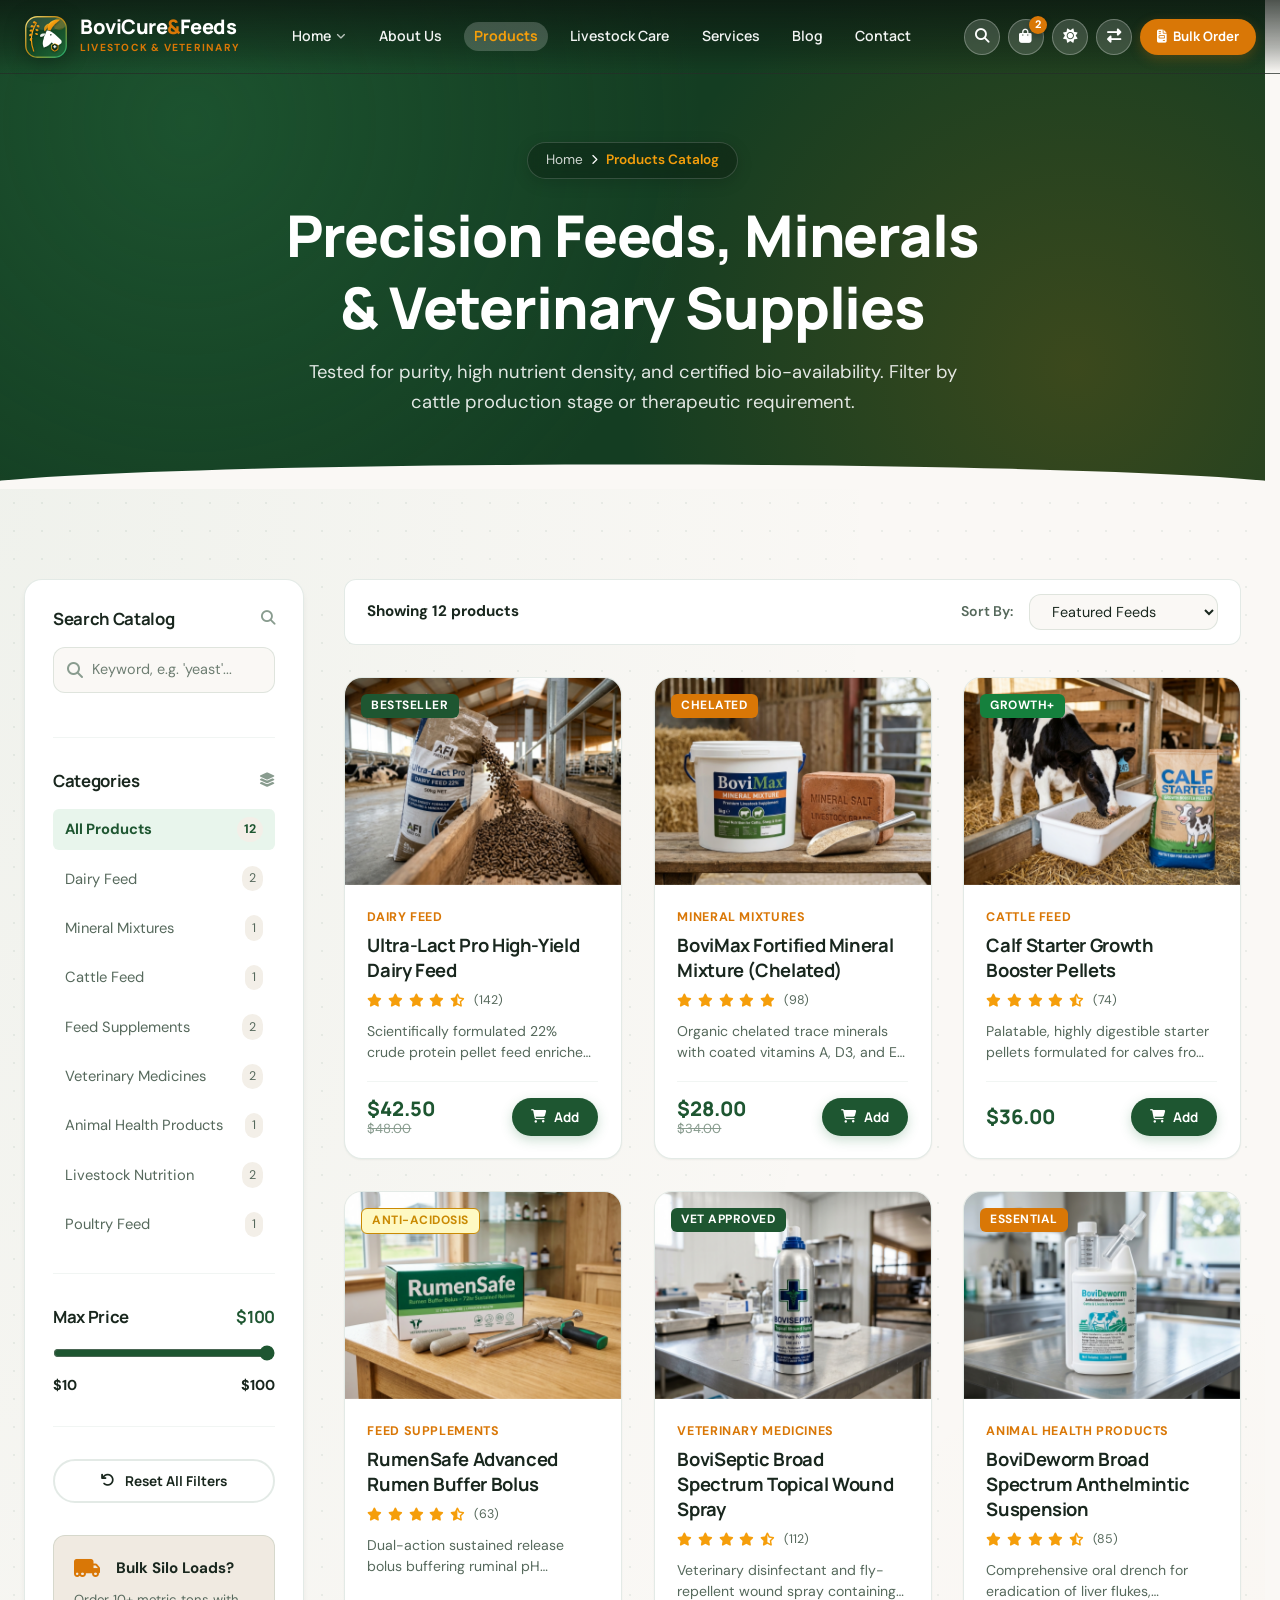
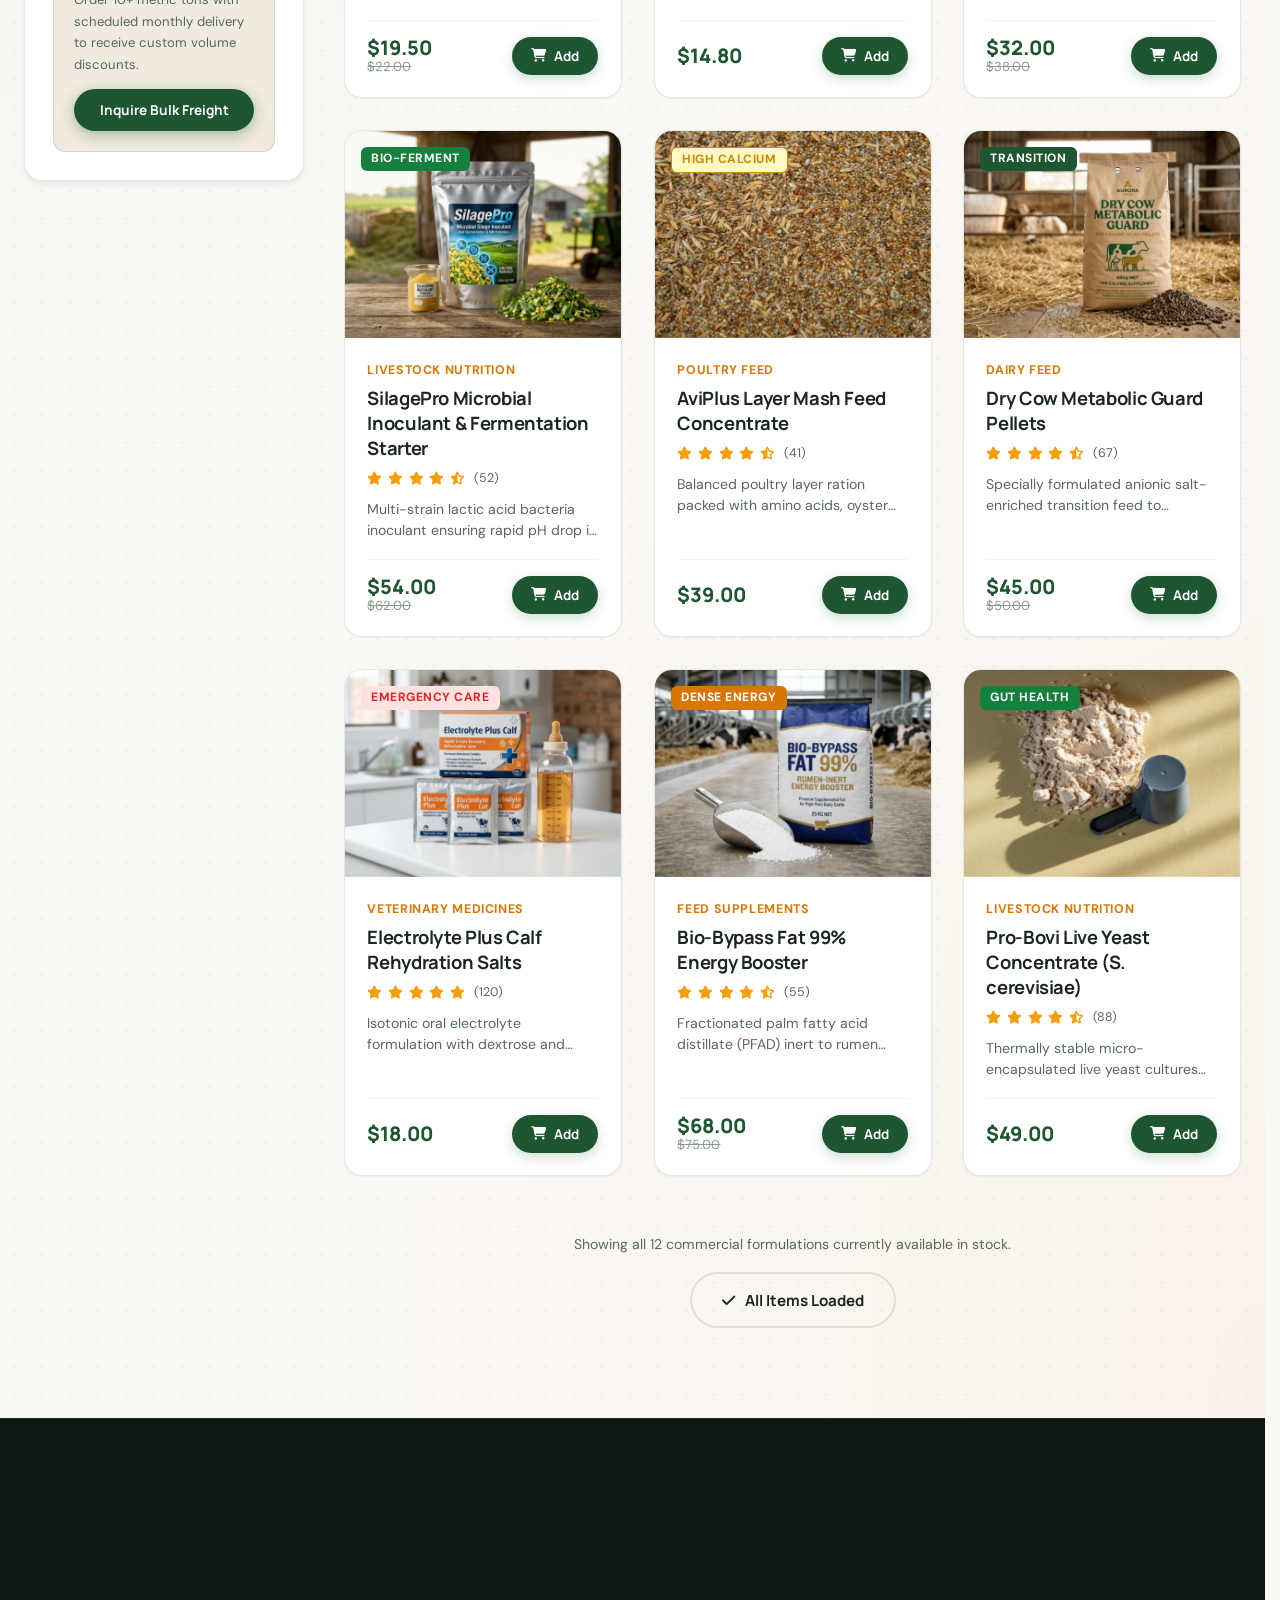
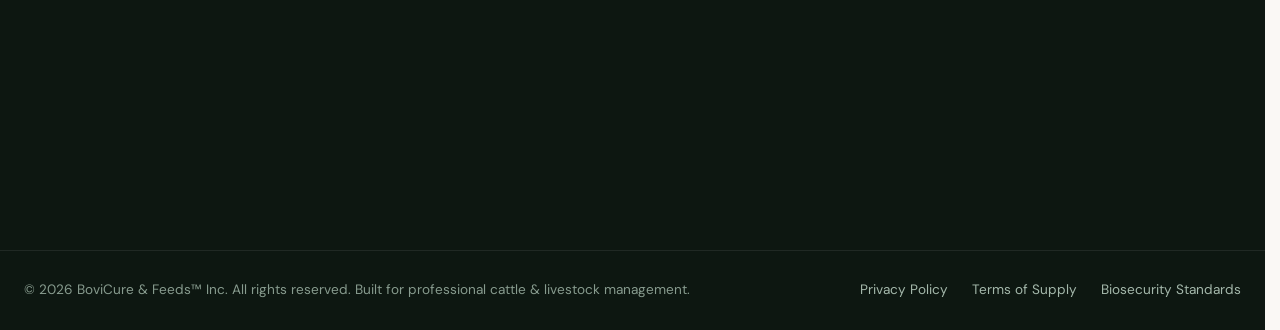
<file: products.html>
<!DOCTYPE html>
<html lang="en" data-theme="light" dir="ltr">
<head>
  <meta charset="UTF-8">
  <meta name="viewport" content="width=device-width, initial-scale=1.0">
  <meta name="description" content="Commercial cattle feed catalog, high-yield dairy rations, chelated mineral mixtures, calf starters, and veterinary supplies.">
  <title>Cattle Feed &amp; Veterinary Supplies Catalog | BoviCure &amp; Feeds™</title>

  <!-- Font Awesome CDN -->
  <link rel="stylesheet" href="https://cdnjs.cloudflare.com/ajax/libs/font-awesome/6.5.1/css/all.min.css">

  <!-- Core CSS -->
  <link rel="stylesheet" href="assets/css/style.css">
  <link rel="stylesheet" href="assets/css/animations.css">
  <link rel="stylesheet" href="assets/css/responsive.css">
  <!-- Favicon & App Icons -->
  <link rel="icon" type="image/x-icon" href="favicon.ico">
  <link rel="shortcut icon" type="image/x-icon" href="favicon.ico">
  <link rel="icon" type="image/png" sizes="32x32" href="assets/images/favicon-32x32.png">
  <link rel="icon" type="image/png" sizes="16x16" href="assets/images/favicon-16x16.png">
  <link rel="icon" type="image/svg+xml" href="assets/images/favicon.svg">
  <link rel="apple-touch-icon" sizes="180x180" href="assets/images/apple-touch-icon.png">
  <meta property="og:image" content="assets/images/og-preview.jpg">
  <meta name="twitter:image" content="assets/images/og-preview.jpg">
</head>
<body>

  <!-- Site Header -->
  <header class="site-header header-transparent" data-transparent="true">
    <!-- Main Navigation Bar -->
    <nav class="navbar-main">
      <div class="container navbar-container">
        <a href="index.html" class="brand-logo">
          <div class="brand-icon-box">
            <img src="assets/images/logo-icon.svg" alt="BoviCure &amp; Feeds™ Logo" width="44" height="44">
          </div>
          <div class="brand-text">
            <span class="brand-name">BoviCure<span style="color: var(--secondary);">&amp;</span>Feeds</span>
            <span class="brand-tagline">Livestock &amp; Veterinary</span>
          </div>
        </a>

        <ul class="nav-menu">
          <li class="nav-item">
            <a href="index.html" class="nav-link">Home <i class="fa-solid fa-angle-down"></i></a>
            <div class="dropdown-menu">
              <a href="index.html" class="dropdown-link">Home 1 – Agricultural Landing</a>
              <a href="index-2.html" class="dropdown-link">Home 2 – Livestock &amp; Vet Niche</a>
            </div>
          </li>
          <li class="nav-item"><a href="about.html" class="nav-link">About Us</a></li>
          <li class="nav-item"><a href="products.html" class="nav-link active">Products</a></li>
          <li class="nav-item"><a href="livestock-care.html" class="nav-link">Livestock Care</a></li>
          <li class="nav-item"><a href="services.html" class="nav-link">Services</a></li>
          <li class="nav-item"><a href="blog.html" class="nav-link">Blog</a></li>
          <li class="nav-item"><a href="contact.html" class="nav-link">Contact</a></li>
        </ul>

        <div class="nav-actions">
          <button class="action-btn search-toggle-btn" title="Search"><i class="fa-solid fa-magnifying-glass"></i></button>
          <button class="action-btn cart-toggle-btn" title="Cart"><i class="fa-solid fa-bag-shopping"></i><span class="cart-count-badge">2</span></button>
          <button class="action-btn theme-toggle-btn" title="Light Mode Active (Click for Dark Mode)">
            <i class="fa-solid fa-sun"></i>
          </button>
          <button class="action-btn rtl-toggle-btn" title="Toggle RTL/LTR layout" aria-label="Toggle RTL/LTR layout"><i class="fa-solid fa-right-left"></i></button>
          <a href="contact.html?type=bulk" class="btn btn-secondary btn-sm d-none d-lg-inline-flex"><i class="fa-solid fa-file-invoice"></i> Bulk Order</a>
          <button class="action-btn hamburger-btn"><i class="fa-solid fa-bars-staggered"></i></button>
        </div>
      </div>
    </nav>
  </header>

  <!-- Page Hero Banner -->
  <section class="page-hero">
    <div class="page-hero-bg" style="background-image: url('https://images.unsplash.com/photo-1500937386664-56d1dfef3854?auto=format&fit=crop&w=1920&q=80');"></div>
    <div class="container page-hero-content">
      <div class="breadcrumbs">
        <a href="index.html">Home</a>
        <i class="fa-solid fa-chevron-right" style="font-size: 0.65rem;"></i>
        <span class="current">Products Catalog</span>
      </div>
      <h1 style="color: #ffffff; margin-bottom: 0.85rem;">Precision Feeds, Minerals &amp; Veterinary Supplies</h1>
      <p style="color: rgba(255, 255, 255, 0.88); font-size: 1.15rem; max-width: 680px; margin: 0 auto;">Tested for purity, high nutrient density, and certified bio-availability. Filter by cattle production stage or therapeutic requirement.</p>
    </div>
  </section>

  <!-- Main Catalog Section -->
  <section class="section-padding" style="background-color: var(--bg-body);">
    <div class="container">
      <div class="catalog-layout">
        
        <!-- Sidebar Filters -->
        <aside class="catalog-sidebar reveal-left">
          <!-- Search box -->
          <div class="filter-group">
            <h4 class="filter-title"><span>Search Catalog</span> <i class="fa-solid fa-magnifying-glass" style="font-size:0.9rem; color:var(--text-light);"></i></h4>
            <div class="filter-search-box">
              <i class="fa-solid fa-search"></i>
              <input type="text" id="catalogSearchInput" class="filter-search-input" placeholder="Keyword, e.g. 'yeast'...">
            </div>
          </div>

          <!-- Category filter list -->
          <div class="filter-group">
            <h4 class="filter-title"><span>Categories</span> <i class="fa-solid fa-layer-group" style="font-size:0.9rem; color:var(--text-light);"></i></h4>
            <div class="category-filter-list">
              <div class="category-filter-item active" data-category="all">
                <span>All Products</span>
                <span class="category-count">12</span>
              </div>
              <div class="category-filter-item" data-category="dairy-feed">
                <span>Dairy Feed</span>
                <span class="category-count">2</span>
              </div>
              <div class="category-filter-item" data-category="mineral-mixtures">
                <span>Mineral Mixtures</span>
                <span class="category-count">1</span>
              </div>
              <div class="category-filter-item" data-category="cattle-feed">
                <span>Cattle Feed</span>
                <span class="category-count">1</span>
              </div>
              <div class="category-filter-item" data-category="feed-supplements">
                <span>Feed Supplements</span>
                <span class="category-count">2</span>
              </div>
              <div class="category-filter-item" data-category="veterinary-medicines">
                <span>Veterinary Medicines</span>
                <span class="category-count">2</span>
              </div>
              <div class="category-filter-item" data-category="animal-health-products">
                <span>Animal Health Products</span>
                <span class="category-count">1</span>
              </div>
              <div class="category-filter-item" data-category="livestock-nutrition">
                <span>Livestock Nutrition</span>
                <span class="category-count">2</span>
              </div>
              <div class="category-filter-item" data-category="poultry-feed">
                <span>Poultry Feed</span>
                <span class="category-count">1</span>
              </div>
            </div>
          </div>

          <!-- Price Range Slider -->
          <div class="filter-group">
            <h4 class="filter-title"><span>Max Price</span> <span id="priceValueDisplay" style="color:var(--primary); font-size:1.05rem;">$100</span></h4>
            <div class="price-slider-wrap">
              <input type="range" id="priceRange" min="10" max="100" step="5" value="100" class="price-range-input">
              <div class="price-values-row">
                <span>$10</span>
                <span>$100</span>
              </div>
            </div>
          </div>

          <!-- Reset Button -->
          <div style="margin-top: 1.5rem;">
            <button class="btn btn-outline btn-sm" style="width: 100%;" onclick="window.resetCatalogFilters()">
              <i class="fa-solid fa-arrow-rotate-left"></i> Reset All Filters
            </button>
          </div>

          <!-- Need Bulk Delivery banner -->
          <div style="margin-top: 2rem; background: var(--bg-alt); padding: 1.25rem; border-radius: var(--radius-md); border: 1px solid var(--border-color);">
            <div class="d-flex align-center gap-2" style="margin-bottom: 0.5rem; color: var(--secondary);">
              <i class="fa-solid fa-truck-moving" style="font-size: 1.3rem;"></i>
              <strong style="color: var(--text-main); font-size: 0.95rem;">Bulk Silo Loads?</strong>
            </div>
            <p style="font-size: 0.82rem; margin-bottom: 0.85rem;">Order 10+ metric tons with scheduled monthly delivery to receive custom volume discounts.</p>
            <a href="contact.html?type=bulk" class="btn btn-primary btn-sm" style="width: 100%;">
              Inquire Bulk Freight
            </a>
          </div>
        </aside>

        <!-- Main Products Display Area -->
        <main class="catalog-main-content">
          <!-- Top Sorting & Count Bar -->
          <div class="catalog-top-bar reveal-up">
            <div id="productsCount" style="font-weight: 700; color: var(--text-main); font-size: 0.95rem;">
              Showing 12 products
            </div>
            <div class="d-flex align-center gap-2">
              <label for="catalogSortSelect" style="font-size: 0.88rem; color: var(--text-muted); font-weight: 600;">Sort By:</label>
              <select id="catalogSortSelect" class="sort-select">
                <option value="featured">Featured Feeds</option>
                <option value="price-low">Price: Low to High</option>
                <option value="price-high">Price: High to Low</option>
                <option value="rating">Highest Rated</option>
                <option value="title">Alphabetical (A - Z)</option>
              </select>
            </div>
          </div>

          <!-- Products Grid (Dynamically rendered by products.js) -->
          <div class="grid-3" id="productsGrid">
            <!-- Dynamically populated by assets/js/products.js -->
          </div>

          <!-- Pagination or Load More -->
          <div class="text-center" style="margin-top: 3.5rem;">
            <p style="font-size: 0.88rem; color: var(--text-muted); margin-bottom: 1rem;">Showing all 12 commercial formulations currently available in stock.</p>
            <button class="btn btn-outline" onclick="window.showToast('All currently active catalog items are loaded.', 'info')">
              <i class="fa-solid fa-check"></i> All Items Loaded
            </button>
          </div>
        </main>
      </div>
    </div>
  </section>

  <!-- Footer -->
  <footer class="site-footer">
    <div class="container footer-top">
      <div class="grid-4">
        <!-- Widget 1: Brand Info -->
        <div>
          <a href="index.html" class="brand-logo" style="margin-bottom: 1.25rem;">
            <div class="brand-icon-box">
            <img src="assets/images/logo-icon.svg" alt="BoviCure &amp; Feeds™ Logo" width="44" height="44">
          </div>
            <div class="brand-text">
              <span class="brand-name" style="color: #ffffff;">BoviCure<span style="color: var(--secondary);">&amp;</span>Feeds</span>
              <span class="brand-tagline">Livestock &amp; Veterinary</span>
            </div>
          </a>
          <p style="color: #a4b8ab; font-size: 0.92rem; line-height: 1.6;">Precision agricultural feeds, organic chelated mineral mixtures, and clinical-grade veterinary supplies dedicated to livestock vitality and sustainable farm prosperity.</p>
          <div class="footer-social-row">
            <a href="https://www.facebook.com" target="_blank" rel="noopener noreferrer" class="social-icon-btn" title="Facebook" aria-label="Visit Facebook"><i class="fa-brands fa-facebook-f"></i></a>
            <a href="https://www.youtube.com" target="_blank" rel="noopener noreferrer" class="social-icon-btn" title="YouTube" aria-label="Visit YouTube"><i class="fa-brands fa-youtube"></i></a>
            <a href="https://www.instagram.com" target="_blank" rel="noopener noreferrer" class="social-icon-btn" title="Instagram" aria-label="Visit Instagram"><i class="fa-brands fa-instagram"></i></a>
          </div>
        </div>

        <!-- Widget 2: Quick Links -->
        <div>
          <h4 class="footer-widget-title">Quick Navigation</h4>
          <ul class="footer-links-list">
            <li><a href="index.html" class="footer-link"><i class="fa-solid fa-chevron-right" style="font-size:0.75rem;"></i> Home Overview</a></li>
            <li><a href="about.html" class="footer-link"><i class="fa-solid fa-chevron-right" style="font-size:0.75rem;"></i> About Our Mill &amp; Team</a></li>
            <li><a href="products.html" class="footer-link"><i class="fa-solid fa-chevron-right" style="font-size:0.75rem;"></i> Complete Product Catalog</a></li>
            <li><a href="livestock-care.html" class="footer-link"><i class="fa-solid fa-chevron-right" style="font-size:0.75rem;"></i> Livestock Care &amp; Rations</a></li>
            <li><a href="services.html" class="footer-link"><i class="fa-solid fa-chevron-right" style="font-size:0.75rem;"></i> Farm Services &amp; Logistics</a></li>
            <li><a href="contact.html" class="footer-link"><i class="fa-solid fa-chevron-right" style="font-size:0.75rem;"></i> Contact &amp; Bulk Quote</a></li>
          </ul>
        </div>

        <!-- Widget 3: Categories -->
        <div>
          <h4 class="footer-widget-title">Product Categories</h4>
          <ul class="footer-links-list">
            <li><a href="products.html?category=dairy-feed" class="footer-link"><i class="fa-solid fa-chevron-right" style="font-size:0.75rem;"></i> High-Yield Dairy Feeds</a></li>
            <li><a href="products.html?category=mineral-mixtures" class="footer-link"><i class="fa-solid fa-chevron-right" style="font-size:0.75rem;"></i> Chelated Mineral Mixtures</a></li>
            <li><a href="products.html?category=cattle-feed" class="footer-link"><i class="fa-solid fa-chevron-right" style="font-size:0.75rem;"></i> Calf Starters &amp; Heifer Pellets</a></li>
            <li><a href="products.html?category=feed-supplements" class="footer-link"><i class="fa-solid fa-chevron-right" style="font-size:0.75rem;"></i> Bypass Fats &amp; Rumen Buffers</a></li>
            <li><a href="products.html?category=veterinary-medicines" class="footer-link"><i class="fa-solid fa-chevron-right" style="font-size:0.75rem;"></i> Veterinary Medications</a></li>
            <li><a href="products.html?category=poultry-feed" class="footer-link"><i class="fa-solid fa-chevron-right" style="font-size:0.75rem;"></i> Poultry &amp; Layer Feeds</a></li>
          </ul>
        </div>

        <!-- Widget 4: Contact Info -->
        <div>
          <h4 class="footer-widget-title">Dispatch &amp; Support</h4>
          <div class="footer-contact-list">
            <div class="footer-contact-item">
              <i class="fa-solid fa-location-dot"></i>
              <span>4820 Agri-Valley Parkway, Feed Mill District, Des Moines, IA 50309</span>
            </div>
            <div class="footer-contact-item">
              <i class="fa-solid fa-phone"></i>
              <span>+1 (800) 458-FEED / +1 (515) 390-2810</span>
            </div>
            <div class="footer-contact-item">
              <i class="fa-solid fa-envelope"></i>
              <span>orders@bovicurefeeds.com</span>
            </div>
            <div class="footer-contact-item">
              <i class="fa-solid fa-shield-halved"></i>
              <span>ISO 9001:2015 &amp; GMP+ Certified Facility</span>
            </div>
          </div>
        </div>
      </div>
    </div>

    <!-- Bottom Bar -->
    <div class="footer-bottom">
      <div class="container footer-bottom-inner">
        <div>
          &copy; 2026 BoviCure &amp; Feeds™ Inc. All rights reserved. Built for professional cattle &amp; livestock management.
        </div>
        <div class="d-flex align-center gap-3">
          <a href="#" class="footer-link" style="font-size:0.85rem;">Privacy Policy</a>
          <a href="#" class="footer-link" style="font-size:0.85rem;">Terms of Supply</a>
          <a href="#" class="footer-link" style="font-size:0.85rem;">Biosecurity Standards</a>
        </div>
      </div>
    </div>
  </footer>

  <!-- Reusable Slide-Over Shopping Cart Drawer & Modals -->
  <div class="drawer-backdrop" id="cartBackdrop"></div>
  <aside class="cart-drawer" id="cartDrawer" aria-label="Shopping Cart">
    <div class="drawer-header">
      <div class="drawer-title">
        <i class="fa-solid fa-bag-shopping" style="color: var(--primary);"></i>
        <span>Farm Cart (<span class="cart-count-badge" style="position:static; display:inline-flex;">2</span>)</span>
      </div>
      <button class="drawer-close-btn" id="closeCartDrawer"><i class="fa-solid fa-xmark"></i></button>
    </div>
    <div style="padding: 1rem 1.6rem; background: var(--bg-body); border-bottom: 1px solid var(--border-light);">
      <div class="free-shipping-bar">
        <div class="free-shipping-text" id="freeShippingText">Add $65.00 more for Free Farm Delivery!</div>
        <div class="progress-track"><div class="progress-fill" id="freeShippingProgress" style="width: 56%;"></div></div>
      </div>
    </div>
    <div class="cart-items-list" id="cartItemsList"></div>
    <div class="drawer-footer">
      <div class="cart-subtotal-row"><span>Estimated Subtotal:</span><span id="cartSubtotal" style="color: var(--primary);">$85.00</span></div>
      <div class="d-flex flex-column gap-2">
        <button class="btn btn-primary btn-lg" onclick="window.openCheckoutModal()" style="width: 100%;">
          <i class="fa-solid fa-credit-card"></i> Proceed to Express Checkout
        </button>
        <a href="contact.html?type=bulk" class="btn btn-secondary btn-sm" style="width: 100%;">
          <i class="fa-solid fa-file-invoice"></i> Request Bulk Order Quote
        </a>
        <button class="btn btn-outline btn-sm" style="width: 100%;" onclick="window.closeCartDrawer()">
          Continue Browsing Feeds
        </button>
      </div>
    </div>
  </aside>
  <!-- Mobile Navigation Drawer -->
  <aside class="mobile-nav-drawer" id="mobileNavDrawer" aria-label="Mobile Navigation">
    <div class="mobile-drawer-header">
      <div class="brand-text">
        <span class="brand-name">BoviCure<span style="color: var(--secondary);">&amp;</span>Feeds</span>
      </div>
      <button class="drawer-close-btn" id="closeMobileDrawer" title="Close Menu">
        <i class="fa-solid fa-xmark"></i>
      </button>
    </div>
    <div class="mobile-drawer-body">
      <ul class="mobile-nav-links">
        <li class="mobile-nav-item">
          <a href="#" class="mobile-nav-link mobile-submenu-trigger">Home <i class="fa-solid fa-chevron-down" style="font-size:0.8rem;"></i></a>
          <div class="mobile-submenu">
            <a href="index.html" class="mobile-sublink">Home 1 – Agricultural Landing</a>
            <a href="index-2.html" class="mobile-sublink">Home 2 – Livestock &amp; Vet Niche</a>
          </div>
        </li>
        <li class="mobile-nav-item"><a href="about.html" class="mobile-nav-link">About Us</a></li>
        <li class="mobile-nav-item">
          <a href="#" class="mobile-nav-link mobile-submenu-trigger">Products <i class="fa-solid fa-chevron-down" style="font-size:0.8rem;"></i></a>
          <div class="mobile-submenu">
            <a href="products.html" class="mobile-sublink">All Products</a>
            <a href="products.html?category=dairy-feed" class="mobile-sublink">High-Yield Dairy Feed</a>
            <a href="products.html?category=mineral-mixtures" class="mobile-sublink">Chelated Mineral Mixtures</a>
            <a href="products.html?category=veterinary-medicines" class="mobile-sublink">Veterinary Supplies</a>
          </div>
        </li>
        <li class="mobile-nav-item"><a href="livestock-care.html" class="mobile-nav-link">Livestock Care</a></li>
        <li class="mobile-nav-item"><a href="services.html" class="mobile-nav-link">Services</a></li>
        <li class="mobile-nav-item"><a href="blog.html" class="mobile-nav-link">Blog</a></li>
        <li class="mobile-nav-item"><a href="contact.html" class="mobile-nav-link">Contact</a></li>
      </ul>
    </div>
    <div class="mobile-drawer-footer">
      <div class="d-flex justify-between align-center">
        <button class="control-pill theme-toggle-btn" style="color: var(--text-main); border-color: var(--border-color);">
          <i class="fa-solid fa-moon"></i> Toggle Dark
        </button>
        <button class="control-pill rtl-toggle-btn" style="color: var(--text-main); border-color: var(--border-color);">
          <i class="fa-solid fa-globe"></i> <span class="btn-text">RTL</span>
        </button>
      </div>
    </div>
  </aside>

  <!-- Search Modal -->
  <div class="modal-overlay" id="searchModal">
    <div class="modal-dialog search-modal-dialog">
      <div class="d-flex align-center justify-between" style="margin-bottom: 1.25rem;">
        <h4 style="margin: 0;"><i class="fa-solid fa-magnifying-glass" style="color: var(--primary);"></i> Search Catalog</h4>
        <button class="action-btn" id="closeSearchModal"><i class="fa-solid fa-xmark"></i></button>
      </div>
      <div class="search-input-wrap">
        <i class="fa-solid fa-search"></i>
        <input type="text" id="globalSearchInput" placeholder="Search by name, category, or formulation...">
      </div>
      <div class="search-results-list" id="globalSearchResults"></div>
    </div>
  </div>

  <!-- Quick View Modal -->
  <div class="modal-overlay" id="quickViewModal">
    <div class="modal-dialog">
      <button class="modal-close-btn"><i class="fa-solid fa-xmark"></i></button>
      <div class="quickview-body"></div>
    </div>
  </div>

  <button class="back-to-top" id="backToTopBtn"><i class="fa-solid fa-arrow-up"></i></button>

  <script src="assets/js/theme.js"></script>
  <script src="assets/js/animations.js"></script>
  <script src="assets/js/slider.js"></script>
  <script src="assets/js/products.js"></script>
  <script src="assets/js/cart.js"></script>
  <script src="assets/js/forms.js"></script>
  <script src="assets/js/main.js"></script>
</body>
</html>
</file>
<file: assets/css/style.css>
/* ==========================================================================
   BOVICURE & FEEDS™ – CATTLE FEED & VETERINARY SUPPLIES TEMPLATE
   Core Stylesheet | Pure CSS3 & Semantic HTML5
   ========================================================================== */

@import url('https://fonts.googleapis.com/css2?family=DM+Sans:ital,opsz,wght@0,9..40,300;0,9..40,400;0,9..40,500;0,9..40,600;0,9..40,700;1,9..40,400&family=Manrope:wght@400;500;600;700;800&family=Playfair+Display:ital,wght@0,600;0,700;1,600&display=swap');

/* ==========================================================================
   1. CSS CUSTOM PROPERTIES / DESIGN TOKENS
   ========================================================================== */
:root {
  /* Brand Palette - Agricultural & Veterinary Harmony */
  --primary: #1e5631;          /* Deep pasture green */
  --primary-rgb: 30, 86, 49;
  --primary-dark: #143d22;     /* Forest shadow */
  --primary-light: #2b7a46;    /* Vibrant foliage */
  --primary-subtle: #e8f5ec;   /* Soft mint cream */
  
  --secondary: #d97706;        /* Warm harvest amber / golden corn */
  --secondary-rgb: 217, 119, 6;
  --secondary-dark: #b45309;
  --secondary-light: #f59e0b;
  --secondary-subtle: #fef3c7;
  
  --earth: #5c4033;            /* Rich fertile soil */
  --earth-light: #785240;
  --earth-subtle: #f5ede6;
  
  --vet-blue: #0284c7;         /* Clinical veterinary cyan/blue */
  --vet-subtle: #e0f2fe;
  
  /* Neutral Palette - Light Theme */
  --bg-body: #faf8f5;          /* Warm organic cream */
  --bg-surface: #ffffff;       /* Pure white card surface */
  --bg-surface-elevated: #ffffff;
  --bg-subtle: #f3efe8;
  --bg-alt: #f0eae1;
  
  --text-main: #19271e;        /* Dark forest black */
  --text-muted: #56695c;       /* Muted sage charcoal */
  --text-light: #899c8f;       /* Light caption grey */
  --text-inverse: #ffffff;
  
  --border-color: rgba(30, 86, 49, 0.12);
  --border-light: rgba(30, 86, 49, 0.06);
  --border-strong: rgba(30, 86, 49, 0.24);
  
  /* Status Colors */
  --success: #15803d;
  --success-bg: #dcfce7;
  --warning: #ca8a04;
  --warning-bg: #fef9c3;
  --danger: #dc2626;
  --danger-bg: #fee2e2;
  --info: #0284c7;
  --info-bg: #e0f2fe;

  /* Typography - Robust Cross-Platform Fallback Stack (Windows, macOS, Android, iOS) */
  --font-heading: 'Manrope', 'Segoe UI', -apple-system, BlinkMacSystemFont, Roboto, Helvetica, Arial, sans-serif;
  --font-body: 'DM Sans', 'Segoe UI', -apple-system, BlinkMacSystemFont, Roboto, Helvetica, Arial, sans-serif;
  --font-accent: 'Playfair Display', Georgia, 'Times New Roman', serif;
  
  /* Elevation & Shadows */
  --shadow-xs: 0 1px 2px rgba(18, 43, 27, 0.05);
  --shadow-sm: 0 4px 6px -1px rgba(18, 43, 27, 0.07), 0 2px 4px -2px rgba(18, 43, 27, 0.05);
  --shadow-md: 0 10px 15px -3px rgba(18, 43, 27, 0.08), 0 4px 6px -4px rgba(18, 43, 27, 0.04);
  --shadow-lg: 0 20px 25px -5px rgba(18, 43, 27, 0.1), 0 8px 10px -6px rgba(18, 43, 27, 0.05);
  --shadow-xl: 0 25px 50px -12px rgba(18, 43, 27, 0.18);
  --shadow-glow: 0 0 24px rgba(43, 122, 70, 0.25);
  
  /* Glassmorphism */
  --glass-bg: rgba(255, 255, 255, 0.85);
  --glass-border: rgba(255, 255, 255, 0.4);
  --glass-blur: blur(12px);

  /* Radius */
  --radius-sm: 6px;
  --radius-md: 12px;
  --radius-lg: 18px;
  --radius-xl: 26px;
  --radius-full: 9999px;
  
  /* Transitions */
  --transition-fast: 0.18s cubic-bezier(0.4, 0, 0.2, 1);
  --transition-normal: 0.3s cubic-bezier(0.4, 0, 0.2, 1);
  --transition-smooth: 0.45s cubic-bezier(0.16, 1, 0.3, 1);
  --transition-bounce: 0.5s cubic-bezier(0.34, 1.56, 0.64, 1);
  
  /* Layout Sizing */
  --container-max: 1320px;
  --header-height: 86px;
  --topbar-height: 0px;
}

/* ==========================================================================
   2. DARK THEME OVERRIDES
   ========================================================================== */
[data-theme="dark"] {
  --bg-body: #0b140e;
  --bg-surface: #121e16;
  --bg-surface-elevated: #18281d;
  --bg-subtle: #16241b;
  --bg-alt: #1c2d22;
  
  --text-main: #f0f7f2;
  --text-muted: #9eb5a5;
  --text-light: #6e8374;
  --text-inverse: #0b140e;
  
  --primary: #38a169;
  --primary-rgb: 56, 161, 105;
  --primary-dark: #276749;
  --primary-light: #48bb78;
  --primary-subtle: rgba(56, 161, 105, 0.15);
  
  --secondary: #f59e0b;
  --secondary-dark: #d97706;
  --secondary-light: #fbbf24;
  --secondary-subtle: rgba(245, 158, 11, 0.15);
  
  --border-color: rgba(255, 255, 255, 0.08);
  --border-light: rgba(255, 255, 255, 0.04);
  --border-strong: rgba(255, 255, 255, 0.16);
  
  --shadow-xs: 0 1px 2px rgba(0, 0, 0, 0.5);
  --shadow-sm: 0 4px 8px rgba(0, 0, 0, 0.4);
  --shadow-md: 0 10px 20px rgba(0, 0, 0, 0.5);
  --shadow-lg: 0 20px 30px rgba(0, 0, 0, 0.6);
  --shadow-xl: 0 25px 50px rgba(0, 0, 0, 0.7);
  --shadow-glow: 0 0 28px rgba(72, 187, 120, 0.3);
  
  --glass-bg: rgba(18, 30, 22, 0.88);
  --glass-border: rgba(255, 255, 255, 0.08);

  /* Status Colors Dark Mode Overrides */
  --danger: #f87171;
  --danger-bg: rgba(220, 38, 38, 0.16);
  --success: #4ade80;
  --success-bg: rgba(34, 197, 94, 0.16);
  --warning: #fbbf24;
  --warning-bg: rgba(245, 158, 11, 0.16);
  --info: #38bdf8;
  --info-bg: rgba(56, 189, 248, 0.16);

  /* Niche Category Dark Mode Colors */
  --vet-blue: #38bdf8;
  --vet-subtle: rgba(56, 189, 248, 0.16);
  --earth: #fbbf24;
  --earth-light: #fde68a;
  --earth-subtle: rgba(245, 158, 11, 0.16);
}

/* ==========================================================================
   3. CSS RESET & GLOBAL BASE
   ========================================================================== */
*, *::before, *::after {
  box-sizing: border-box;
  margin: 0;
  padding: 0;
}

html {
  font-size: 16px;
  scroll-behavior: smooth;
  -webkit-text-size-adjust: 100%;
  text-size-adjust: 100%;
  overflow-x: hidden;
  width: 100%;
  max-width: 100%;
  scrollbar-gutter: stable;
  -webkit-font-smoothing: antialiased;
  -moz-osx-font-smoothing: grayscale;
  text-rendering: optimizeLegibility;
}

body {
  font-family: var(--font-body);
  font-size: 1rem;
  line-height: 1.65;
  color: var(--text-main);
  background-color: var(--bg-body);
  transition: background-color var(--transition-normal), color var(--transition-normal);
  overflow-x: hidden;
  width: 100%;
  max-width: 100%;
  position: relative;
  min-height: 100vh;
  min-height: 100dvh;
}

/* Smooth RTL/LTR Layout Direction Transition */
html.is-switching-dir body {
  opacity: 0.88 !important;
  transition: opacity 0.22s cubic-bezier(0.4, 0, 0.2, 1);
  pointer-events: none;
}

img, picture, svg, video {
  display: block;
  max-width: 100%;
  height: auto;
}

input, button, textarea, select {
  font: inherit;
  color: inherit;
}

button {
  cursor: pointer;
  border: none;
  background: none;
}

a {
  color: inherit;
  text-decoration: none;
  transition: color var(--transition-fast);
}

ul, ol {
  list-style: none;
}

table {
  border-collapse: collapse;
  width: 100%;
}

/* Typography Scale */
h1, h2, h3, h4, h5, h6 {
  font-family: var(--font-heading);
  color: var(--text-main);
  font-weight: 700;
  line-height: 1.25;
  letter-spacing: -0.02em;
}

h1 { font-size: clamp(2.25rem, 4.5vw, 3.8rem); font-weight: 800; }
h2 { font-size: clamp(1.85rem, 3.2vw, 2.75rem); }
h3 { font-size: clamp(1.4rem, 2.2vw, 1.85rem); }
h4 { font-size: clamp(1.15rem, 1.5vw, 1.4rem); font-weight: 600; }
h5 { font-size: 1.125rem; font-weight: 600; }
h6 { font-size: 0.95rem; font-weight: 600; text-transform: uppercase; letter-spacing: 0.06em; }

p {
  margin-bottom: 1rem;
  color: var(--text-muted);
}
p:last-child {
  margin-bottom: 0;
}

.text-accent-serif {
  font-family: var(--font-accent);
  font-style: italic;
  font-weight: 600;
}

.text-highlight {
  color: var(--secondary);
}

.text-primary-gradient {
  background: linear-gradient(135deg, var(--primary) 0%, var(--primary-light) 100%);
  -webkit-background-clip: text;
  -webkit-text-fill-color: transparent;
}

/* RTL Direction Support */
[dir="rtl"] {
  text-align: right;
  direction: rtl;
}

[dir="rtl"] body {
  text-align: right;
  direction: rtl;
}

[dir="rtl"] .me-1 { margin-left: 0.25rem !important; margin-right: 0 !important; }
[dir="rtl"] .me-2 { margin-left: 0.5rem !important; margin-right: 0 !important; }
[dir="rtl"] .me-3 { margin-left: 1rem !important; margin-right: 0 !important; }
[dir="rtl"] .ms-1 { margin-right: 0.25rem !important; margin-left: 0 !important; }
[dir="rtl"] .ms-2 { margin-right: 0.5rem !important; margin-left: 0 !important; }
[dir="rtl"] .ms-3 { margin-right: 1rem !important; margin-left: 0 !important; }
[dir="rtl"] .arrow-right { transform: scaleX(-1); display: inline-block; }

/* Flip Directional Icons in RTL */
[dir="rtl"] .fa-chevron-right,
[dir="rtl"] .fa-arrow-right,
[dir="rtl"] .fa-arrow-left,
[dir="rtl"] .fa-angles-right,
[dir="rtl"] .fa-angles-left,
[dir="rtl"] .fa-angle-right,
[dir="rtl"] .fa-chevron-left {
  transform: scaleX(-1);
  display: inline-block;
}

/* Breadcrumbs in RTL */
[dir="rtl"] .breadcrumbs {
  direction: rtl;
  justify-content: center;
}
[dir="rtl"] .breadcrumbs i {
  transform: scaleX(-1);
}

/* Button & Badge icon offsets in RTL */
[dir="rtl"] .btn i:not(.fa-right-left):not(.fa-sun):not(.fa-moon) {
  margin-left: 0.4rem;
  margin-right: 0;
}
[dir="rtl"] .btn .arrow-right,
[dir="rtl"] .btn .fa-arrow-right {
  margin-right: 0.4rem;
  margin-left: 0;
}
[dir="rtl"] .section-badge i,
[dir="rtl"] .badge i {
  margin-left: 0.35rem;
  margin-right: 0;
}

/* Text alignment helpers in RTL */
[dir="rtl"] .text-start { text-align: right !important; }
[dir="rtl"] .text-end { text-align: left !important; }
[dir="rtl"] .section-header:not(.text-center) { text-align: right; }
[dir="rtl"] .hero-content { text-align: right; }
[dir="rtl"] .service-card,
[dir="rtl"] .product-card,
[dir="rtl"] .blog-card,
[dir="rtl"] .feature-card {
  text-align: right;
}
[dir="rtl"] .testimonial-author {
  flex-direction: row-reverse;
  text-align: right;
}
[dir="rtl"] .quote-icon {
  transform: scaleX(-1);
}
[dir="rtl"] .footer-widget {
  text-align: right;
}
[dir="rtl"] .footer-bottom-inner {
  flex-direction: row-reverse;
}

/* ==========================================================================
   4. UTILITIES & CONTAINER SYSTEM
   ========================================================================== */
.container {
  width: 100%;
  max-width: var(--container-max);
  margin-left: auto;
  margin-right: auto;
  padding-left: 1.5rem;
  padding-right: 1.5rem;
}

.container-fluid {
  width: 100%;
  padding-left: 1.5rem;
  padding-right: 1.5rem;
}

.section-padding {
  padding-top: clamp(4rem, 7vw, 6.5rem);
  padding-bottom: clamp(4rem, 7vw, 6.5rem);
}

.section-padding-sm {
  padding-top: clamp(2.5rem, 4vw, 3.5rem);
  padding-bottom: clamp(2.5rem, 4vw, 3.5rem);
}

.section-header {
  margin-bottom: clamp(2.5rem, 4vw, 4rem);
}

.section-header.text-center {
  text-align: center;
  max-width: 680px;
  margin-left: auto;
  margin-right: auto;
}

.section-badge {
  display: inline-flex;
  align-items: center;
  gap: 0.5rem;
  padding: 0.4rem 1rem;
  background-color: var(--primary-subtle);
  color: var(--primary);
  border: 1px solid rgba(var(--primary-rgb), 0.2);
  border-radius: var(--radius-full);
  font-size: 0.85rem;
  font-weight: 700;
  text-transform: uppercase;
  letter-spacing: 0.08em;
  margin-bottom: 1rem;
}

[data-theme="dark"] .section-badge {
  background-color: rgba(56, 161, 105, 0.2);
  color: #86efac;
  border-color: rgba(134, 239, 172, 0.35);
}

.section-badge i {
  color: var(--secondary);
}

[data-theme="dark"] .section-badge i {
  color: #fbbf24;
}

.section-title {
  margin-bottom: 1rem;
}

.section-desc {
  font-size: 1.1rem;
  line-height: 1.6;
}

/* Flex & Grid Helpers */
.d-flex { display: flex; }
.d-inline-flex { display: inline-flex; }
.d-grid { display: grid; }
.d-none { display: none; }
.d-block { display: block; }

.flex-column { flex-direction: column; }
.flex-wrap { flex-wrap: wrap; }
.align-center { align-items: center; }
.align-start { align-items: flex-start; }
.align-end { align-items: flex-end; }
.justify-center { justify-content: center; }
.justify-between { justify-content: space-between; }
.justify-start { justify-content: flex-start; }
.justify-end { justify-content: flex-end; }
.flex-1 { flex: 1 1 0%; }
.flex-grow-1 { flex-grow: 1; }

.gap-1 { gap: 0.5rem; }
.gap-2 { gap: 1rem; }
.gap-3 { gap: 1.5rem; }
.gap-4 { gap: 2rem; }
.gap-5 { gap: 3rem; }

.text-center { text-align: center; }
.text-start { text-align: start; }
.text-end { text-align: end; }

/* Grid Auto systems - with min-width: 0 for bulletproof cross-browser sizing */
.grid-2 { display: grid; grid-template-columns: repeat(2, 1fr); gap: 2rem; }
.grid-3 { display: grid; grid-template-columns: repeat(3, 1fr); gap: 2rem; }
.grid-4 { display: grid; grid-template-columns: repeat(4, 1fr); gap: 1.75rem; }

.grid-2 > *,
.grid-3 > *,
.grid-4 > *,
.grid-auto > *,
.d-flex > * {
  min-width: 0;
}

/* Badges */
.badge {
  display: inline-flex;
  align-items: center;
  gap: 0.35rem;
  padding: 0.25rem 0.65rem;
  font-size: 0.75rem;
  font-weight: 700;
  border-radius: var(--radius-sm);
  line-height: 1.3;
  text-transform: uppercase;
  letter-spacing: 0.04em;
}

.badge-primary { background: var(--primary); color: #ffffff; }
.badge-secondary { background: var(--secondary); color: #ffffff; }
.badge-success { background: var(--success); color: #ffffff; }
.badge-warning { background: var(--warning-bg); color: var(--warning); border: 1px solid var(--warning); }
.badge-danger { background: var(--danger-bg); color: var(--danger); }
.badge-subtle { background: var(--bg-subtle); color: var(--text-muted); }

/* ==========================================================================
   5. BUTTONS & INTERACTIVE ELEMENTS
   ========================================================================== */
.btn {
  display: inline-flex;
  align-items: center;
  justify-content: center;
  gap: 0.65rem;
  padding: 0.85rem 1.85rem;
  font-family: var(--font-heading);
  font-size: 0.95rem;
  font-weight: 700;
  border-radius: var(--radius-full);
  transition: all var(--transition-normal);
  text-align: center;
  position: relative;
  overflow: hidden;
  z-index: 1;
}

.btn-sm {
  padding: 0.55rem 1.25rem;
  font-size: 0.85rem;
}

.btn-lg {
  padding: 1.1rem 2.4rem;
  font-size: 1.05rem;
}

.btn-primary {
  background-color: var(--primary);
  color: #ffffff;
  border: 1px solid transparent;
  box-shadow: 0 4px 14px rgba(var(--primary-rgb), 0.35);
}

.btn-primary:hover {
  background-color: var(--primary-dark);
  color: #ffffff;
  transform: translateY(-2px);
  box-shadow: 0 8px 22px rgba(var(--primary-rgb), 0.45);
}

[data-theme="dark"] .btn-primary {
  background-color: #237a47;
  border-color: #2e8b57;
  color: #ffffff;
  box-shadow: 0 4px 16px rgba(35, 122, 71, 0.4);
}

[data-theme="dark"] .btn-primary:hover {
  background-color: #1a6036;
  border-color: #38a169;
  color: #ffffff;
}

.btn-secondary {
  background-color: var(--secondary);
  color: #ffffff;
  border: 1px solid transparent;
  box-shadow: 0 4px 14px rgba(var(--secondary-rgb), 0.35);
}

.btn-secondary:hover {
  background-color: var(--secondary-dark);
  color: #ffffff;
  transform: translateY(-2px);
  box-shadow: 0 8px 22px rgba(var(--secondary-rgb), 0.45);
}

[data-theme="dark"] .btn-secondary {
  background-color: #f59e0b;
  color: #0b140e;
  font-weight: 700;
  border-color: #d97706;
  box-shadow: 0 4px 16px rgba(245, 158, 11, 0.35);
}

[data-theme="dark"] .btn-secondary:hover {
  background-color: #fbbf24;
  color: #0b140e;
}

.btn-outline {
  background-color: transparent;
  color: var(--text-main);
  border: 2px solid var(--border-color);
}

.btn-outline:hover {
  background-color: var(--primary);
  border-color: var(--primary);
  color: #ffffff;
  transform: translateY(-2px);
}

.btn-outline-white {
  background-color: rgba(255, 255, 255, 0.15);
  color: #ffffff;
  border: 2px solid rgba(255, 255, 255, 0.6);
  backdrop-filter: blur(8px);
}

.btn-outline-white:hover {
  background-color: #ffffff;
  color: var(--primary-dark);
  border-color: #ffffff;
  transform: translateY(-2px);
}

.btn-icon {
  width: 44px;
  height: 44px;
  padding: 0;
  border-radius: var(--radius-full);
  display: inline-flex;
  align-items: center;
  justify-content: center;
  background-color: var(--bg-surface);
  border: 1px solid var(--border-color);
  color: var(--text-main);
  box-shadow: var(--shadow-sm);
  transition: all var(--transition-fast);
}

.btn-icon:hover {
  background-color: var(--primary);
  color: #ffffff;
  border-color: var(--primary);
  transform: scale(1.08);
}

/* ==========================================================================
   6. HEADER & NAVIGATION (REFINED ALIGNMENT & GLASS DESIGN)
   ========================================================================== */
.site-header {
  position: fixed;
  top: 0;
  left: 0;
  width: 100%;
  z-index: 1000;
  transform: translateZ(0);
  -webkit-transform: translateZ(0);
  transition: background var(--transition-normal),
              backdrop-filter var(--transition-normal),
              -webkit-backdrop-filter var(--transition-normal),
              box-shadow var(--transition-normal),
              border-color var(--transition-normal),
              padding var(--transition-normal);
}

/* Header States */
.header-transparent {
  background: linear-gradient(180deg, rgba(11, 20, 14, 0.72) 0%, rgba(11, 20, 14, 0.3) 65%, transparent 100%);
  border-bottom: 1px solid rgba(255, 255, 255, 0.08);
}

.site-header:not(.header-transparent) {
  background: var(--bg-surface);
  border-bottom: 1px solid var(--border-color);
  box-shadow: 0 4px 20px rgba(0, 0, 0, 0.03);
}

/* Topbar Hidden */
.header-topbar {
  display: none !important;
  height: 0;
  padding: 0;
  margin: 0;
  overflow: hidden;
  border: none;
}

/* Main Navbar */
.navbar-main {
  padding: 0.85rem 0;
  transition: padding 0.3s cubic-bezier(0.16, 1, 0.3, 1);
  background: transparent;
}

.navbar-container {
  display: flex;
  align-items: center;
  justify-content: space-between;
  flex-wrap: nowrap !important;
  gap: clamp(0.4rem, 1vw, 1rem);
  min-height: 46px;
  width: 100%;
}

/* Brand Logo */
.brand-logo {
  display: flex;
  align-items: center;
  gap: 0.75rem;
  text-decoration: none;
  flex-shrink: 0;
  transition: transform var(--transition-fast);
  color: inherit;
}

.brand-logo:hover {
  transform: translateY(-1.5px);
}

.brand-icon-box {
  width: 44px;
  height: 44px;
  display: flex;
  align-items: center;
  justify-content: center;
  flex-shrink: 0;
  position: relative;
  transition: transform 0.35s cubic-bezier(0.16, 1, 0.3, 1), filter 0.35s ease;
}

.brand-icon-box img,
.brand-icon-box svg {
  width: 100%;
  height: 100%;
  display: block;
  object-fit: contain;
  filter: drop-shadow(0 4px 10px rgba(0, 0, 0, 0.28));
  transition: transform 0.35s cubic-bezier(0.16, 1, 0.3, 1);
}

.brand-logo:hover .brand-icon-box {
  transform: scale(1.08) rotate(-2deg);
  filter: drop-shadow(0 6px 14px rgba(245, 158, 11, 0.4));
}

.brand-text {
  display: flex;
  flex-direction: column;
}

.brand-name {
  font-family: var(--font-heading);
  font-size: 1.25rem;
  font-weight: 800;
  color: var(--text-main);
  letter-spacing: -0.025em;
  line-height: 1.1;
  white-space: nowrap;
  transition: color var(--transition-fast);
}

.header-transparent .brand-name {
  color: #ffffff;
}

[data-theme="dark"] .brand-name {
  color: #ffffff !important;
}

.site-header.is-sticky .brand-name {
  color: var(--text-main) !important;
}

[data-theme="dark"] .site-header.is-sticky .brand-name {
  color: #ffffff !important;
}

.brand-tagline {
  font-size: 0.64rem;
  font-weight: 700;
  text-transform: uppercase;
  letter-spacing: 0.12em;
  color: var(--secondary);
  margin-top: 2px;
  transition: color var(--transition-fast);
}

[data-theme="dark"] .brand-tagline {
  color: #fbbf24;
}

/* Nav Menu Links */
.nav-menu {
  display: flex;
  align-items: center;
  gap: clamp(0.35rem, 0.9vw, 0.95rem);
  margin: 0;
  padding: 0;
  list-style: none;
  flex-shrink: 0;
}

.nav-item {
  position: relative;
}

.nav-link {
  font-family: var(--font-heading);
  font-size: 0.88rem;
  font-weight: 600;
  color: var(--text-main);
  padding: 0.38rem 0.65rem;
  border-radius: var(--radius-full);
  display: inline-flex;
  align-items: center;
  gap: 0.32rem;
  white-space: nowrap;
  position: relative;
  transition: all 0.22s cubic-bezier(0.16, 1, 0.3, 1);
  line-height: 1.2;
}

.header-transparent .nav-link {
  color: rgba(255, 255, 255, 0.95);
}

.nav-link:hover {
  color: var(--secondary);
  background: rgba(30, 86, 49, 0.08);
}

.nav-link.active {
  color: var(--secondary);
  background: rgba(30, 86, 49, 0.1);
  font-weight: 700;
}

.header-transparent .nav-link:hover {
  color: var(--secondary-light);
  background: rgba(255, 255, 255, 0.14);
}

.header-transparent .nav-link.active {
  color: var(--secondary-light);
  background: rgba(255, 255, 255, 0.2);
  font-weight: 700;
}

.nav-link i.fa-angle-down {
  font-size: 0.68rem;
  opacity: 0.75;
  transition: transform var(--transition-fast);
}

.nav-item:hover > .nav-link i.fa-angle-down {
  transform: rotate(180deg);
}

/* Dropdown Menus */
.dropdown-menu {
  position: absolute;
  top: calc(100% + 8px);
  left: 0;
  min-width: 235px;
  background: var(--bg-surface);
  border: 1px solid var(--border-color);
  border-radius: var(--radius-md);
  padding: 0.65rem 0;
  box-shadow: 0 16px 36px rgba(0, 0, 0, 0.14);
  opacity: 0;
  visibility: hidden;
  transform: translateY(8px);
  transition: all 0.22s cubic-bezier(0.16, 1, 0.3, 1);
  z-index: 100;
}

.nav-item:hover > .dropdown-menu {
  opacity: 1;
  visibility: visible;
  transform: translateY(0);
}

[dir="rtl"] .dropdown-menu {
  left: auto;
  right: 0;
  text-align: right;
}

.dropdown-link {
  display: flex;
  align-items: center;
  justify-content: space-between;
  padding: 0.52rem 1.25rem;
  font-size: 0.88rem;
  font-weight: 500;
  color: var(--text-main);
  transition: all var(--transition-fast);
}

.dropdown-link:hover {
  background: var(--primary-subtle);
  color: var(--primary);
  padding-left: 1.5rem;
}

[dir="rtl"] .dropdown-link {
  text-align: right;
}

[dir="rtl"] .dropdown-link:hover {
  padding-left: 1.25rem;
  padding-right: 1.5rem;
}

/* Navbar Action Tools */
.nav-actions {
  display: flex;
  align-items: center;
  gap: 0.5rem;
  flex-shrink: 0;
}

.action-btn {
  width: 36px;
  height: 36px;
  border-radius: var(--radius-full);
  display: flex;
  align-items: center;
  justify-content: center;
  background: rgba(30, 86, 49, 0.07);
  color: var(--text-main);
  border: 1px solid var(--border-color);
  position: relative;
  transition: all var(--transition-fast);
  font-size: 0.9rem;
  flex-shrink: 0;
}

.header-transparent .action-btn {
  background: rgba(255, 255, 255, 0.16);
  color: #ffffff;
  border-color: rgba(255, 255, 255, 0.28);
  backdrop-filter: blur(8px);
}

.action-btn:hover {
  background: var(--primary);
  color: #ffffff;
  border-color: var(--primary);
  transform: translateY(-2px);
  box-shadow: 0 4px 12px rgba(43, 122, 70, 0.3);
}

.header-transparent .action-btn:hover {
  background: var(--secondary);
  border-color: var(--secondary);
  color: #ffffff;
  box-shadow: 0 4px 14px rgba(217, 119, 6, 0.45);
}

.cart-count-badge {
  position: absolute;
  top: -4px;
  right: -4px;
  background: var(--secondary);
  color: #ffffff;
  font-size: 0.68rem;
  font-weight: 800;
  width: 18px;
  height: 18px;
  border-radius: var(--radius-full);
  display: flex;
  align-items: center;
  justify-content: center;
  box-shadow: 0 2px 6px rgba(0, 0, 0, 0.25);
}

[data-theme="dark"] .cart-count-badge {
  background: #f59e0b;
  color: #0b140e;
  font-weight: 800;
}

.nav-actions .rtl-toggle-btn {
  display: inline-flex;
  align-items: center;
  justify-content: center;
  position: relative;
  overflow: hidden;
}

.rtl-toggle-btn i {
  display: inline-block;
  transition: transform 0.45s cubic-bezier(0.34, 1.56, 0.64, 1);
  transform-origin: center center;
}

.rtl-toggle-btn.btn-spin i {
  transform: rotate(180deg) scale(1.2);
}

.rtl-toggle-btn.is-rtl-active {
  background: var(--secondary) !important;
  color: #ffffff !important;
  border-color: var(--secondary) !important;
  box-shadow: 0 4px 12px rgba(217, 119, 6, 0.35) !important;
}

.nav-actions .btn-sm {
  height: 36px;
  padding: 0 1rem;
  font-size: 0.82rem;
  font-weight: 700;
  display: inline-flex;
  align-items: center;
  justify-content: center;
  gap: 0.4rem;
  border-radius: var(--radius-full);
  white-space: nowrap;
  box-shadow: 0 4px 12px rgba(217, 119, 6, 0.25);
  transition: all 0.25s cubic-bezier(0.16, 1, 0.3, 1);
  flex-shrink: 0;
}

.nav-actions .btn-sm:hover {
  transform: translateY(-2px);
  box-shadow: 0 6px 18px rgba(217, 119, 6, 0.4);
}

.hamburger-btn {
  display: none;
  font-size: 1.25rem;
}

/* Sticky Header State */
.site-header.is-sticky {
  position: fixed !important;
  top: 0 !important;
  background: var(--glass-bg) !important;
  backdrop-filter: blur(16px) !important;
  -webkit-backdrop-filter: blur(16px) !important;
  box-shadow: 0 4px 24px rgba(0, 0, 0, 0.08) !important;
  border-bottom: 1px solid var(--border-color) !important;
  animation: none !important;
}

.site-header.is-sticky .navbar-main {
  padding: 0.55rem 0;
}

.site-header.is-sticky .brand-name {
  color: var(--text-main) !important;
}

.site-header.is-sticky .nav-link {
  color: var(--text-main) !important;
}

.site-header.is-sticky .nav-link:hover,
.site-header.is-sticky .nav-link.active {
  color: var(--secondary) !important;
  background: rgba(30, 86, 49, 0.08) !important;
}

.site-header.is-sticky .action-btn {
  background: rgba(30, 86, 49, 0.07) !important;
  color: var(--text-main) !important;
  border-color: var(--border-color) !important;
}

.site-header.is-sticky .action-btn:hover {
  background: var(--primary) !important;
  color: #ffffff !important;
  border-color: var(--primary) !important;
}

/* Dark Theme Navbar Specifics */
[data-theme="dark"] .site-header:not(.header-transparent) {
  background: var(--bg-surface);
  border-bottom: 1px solid rgba(255, 255, 255, 0.08);
  box-shadow: 0 4px 20px rgba(0, 0, 0, 0.4);
}

[data-theme="dark"] .action-btn {
  background: rgba(255, 255, 255, 0.06);
  color: var(--text-main);
  border-color: rgba(255, 255, 255, 0.12);
}

[data-theme="dark"] .site-header.is-sticky .action-btn {
  background: rgba(255, 255, 255, 0.08) !important;
  color: var(--text-main) !important;
  border-color: rgba(255, 255, 255, 0.14) !important;
}

[data-theme="dark"] .site-header.is-sticky .action-btn:hover,
[data-theme="dark"] .action-btn:hover {
  background: var(--primary) !important;
  color: #ffffff !important;
  border-color: var(--primary) !important;
}

[data-theme="dark"] .nav-link:hover,
[data-theme="dark"] .nav-link.active,
[data-theme="dark"] .site-header.is-sticky .nav-link:hover,
[data-theme="dark"] .site-header.is-sticky .nav-link.active {
  background: rgba(56, 161, 105, 0.24) !important;
  color: #ffffff !important;
}

/* ==========================================================================
   7. HERO SLIDER SECTION (HOME 1)
   ========================================================================== */
.hero-slider-section {
  position: relative;
  min-height: 92vh;
  min-height: 92dvh;
  display: flex;
  align-items: center;
  overflow: hidden;
  width: 100%;
  max-width: 100%;
  background-color: #0d1a11;
}

.hero-slider-container {
  position: absolute;
  inset: 0;
  width: 100%;
  height: 100%;
  overflow: hidden;
  max-width: 100%;
}

.hero-slide {
  position: absolute;
  inset: 0;
  width: 100%;
  height: 100%;
  overflow: hidden;
  max-width: 100%;
  opacity: 0;
  visibility: hidden;
  pointer-events: none;
  z-index: 1;
  transform: scale(1.04) translate3d(24px, 0, 0);
  transition: opacity 1.2s cubic-bezier(0.4, 0, 0.2, 1), 
              transform 1.3s cubic-bezier(0.16, 1, 0.3, 1),
              visibility 1.2s ease;
  will-change: transform, opacity;
  backface-visibility: hidden;
}

.hero-slide.active {
  opacity: 1;
  visibility: visible;
  pointer-events: auto;
  transform: scale(1) translate3d(0, 0, 0);
  z-index: 3;
}

/* Outgoing slide stays solid underneath while incoming crossfades over it */
.hero-slide.slide-outgoing {
  opacity: 0;
  visibility: visible;
  pointer-events: none;
  transform: scale(0.98) translate3d(-20px, 0, 0);
  z-index: 2;
  transition: opacity 1.2s cubic-bezier(0.4, 0, 0.2, 1), 
              transform 1.3s cubic-bezier(0.16, 1, 0.3, 1);
}

[dir="rtl"] .hero-slide {
  transform: scale(1.04) translate3d(-24px, 0, 0);
}

[dir="rtl"] .hero-slide.active {
  transform: scale(1) translate3d(0, 0, 0);
}

[dir="rtl"] .hero-slide.slide-outgoing {
  transform: scale(0.98) translate3d(20px, 0, 0);
}

/* Ken Burns Subtle Background Animation */
.hero-slide-bg {
  position: absolute;
  inset: -6%;
  width: 112%;
  height: 112%;
  background-size: cover;
  background-position: center center;
  filter: brightness(0.80) contrast(1.03);
  transform: scale(1) translate3d(0, 0, 0);
  will-change: transform;
  backface-visibility: hidden;
}

/* Continuous Ken Burns per slide */
.hero-slide.active:nth-child(1) .hero-slide-bg {
  animation: kenBurnsSlide1 6.5s cubic-bezier(0.25, 1, 0.5, 1) forwards;
}

.hero-slide.active:nth-child(2) .hero-slide-bg {
  animation: kenBurnsSlide2 6.5s cubic-bezier(0.25, 1, 0.5, 1) forwards;
}

.hero-slide.active:nth-child(3) .hero-slide-bg {
  animation: kenBurnsSlide3 6.5s cubic-bezier(0.25, 1, 0.5, 1) forwards;
}

@keyframes kenBurnsSlide1 {
  0% {
    transform: scale(1) translate3d(0, 0, 0);
  }
  100% {
    transform: scale(1.08) translate3d(-1.5%, -0.8%, 0);
  }
}

@keyframes kenBurnsSlide2 {
  0% {
    transform: scale(1.07) translate3d(1%, 0.5%, 0);
  }
  100% {
    transform: scale(1.01) translate3d(-1%, -0.5%, 0);
  }
}

@keyframes kenBurnsSlide3 {
  0% {
    transform: scale(1) translate3d(0, 0, 0);
  }
  100% {
    transform: scale(1.08) translate3d(1.2%, -0.8%, 0);
  }
}

.hero-overlay {
  position: absolute;
  inset: 0;
  background: linear-gradient(90deg, 
    rgba(11, 26, 16, 0.90) 0%, 
    rgba(11, 26, 16, 0.72) 48%, 
    rgba(11, 26, 16, 0.35) 80%,
    rgba(11, 26, 16, 0.15) 100%
  );
  z-index: 2;
  pointer-events: none;
}

[dir="rtl"] .hero-overlay {
  background: linear-gradient(270deg, 
    rgba(11, 26, 16, 0.90) 0%, 
    rgba(11, 26, 16, 0.72) 48%, 
    rgba(11, 26, 16, 0.35) 80%,
    rgba(11, 26, 16, 0.15) 100%
  );
}

.hero-content-wrap {
  position: relative;
  z-index: 10;
  padding-top: calc(var(--header-height) + 2rem);
  padding-bottom: 5rem;
  max-width: 720px;
}

/* Content Elements Inactive State */
.hero-slide .hero-tag,
.hero-slide .hero-title,
.hero-slide .hero-desc,
.hero-slide .hero-buttons {
  opacity: 0;
  transform: translate3d(0, 26px, 0);
  transition: opacity 0.45s ease-out, transform 0.45s ease-out;
  will-change: transform, opacity;
}

/* Staggered Content Animation for Active Slide */
.hero-slide.active .hero-tag {
  animation: heroItemFadeUp 0.85s cubic-bezier(0.16, 1, 0.3, 1) 0.18s both;
}

.hero-slide.active .hero-title {
  animation: heroItemFadeUp 0.95s cubic-bezier(0.16, 1, 0.3, 1) 0.32s both;
}

.hero-slide.active .hero-desc {
  animation: heroItemFadeUp 0.95s cubic-bezier(0.16, 1, 0.3, 1) 0.46s both;
}

.hero-slide.active .hero-buttons {
  animation: heroItemFadeUp 0.95s cubic-bezier(0.16, 1, 0.3, 1) 0.60s both;
}

@keyframes heroItemFadeUp {
  0% {
    opacity: 0;
    transform: translate3d(0, 32px, 0);
  }
  100% {
    opacity: 1;
    transform: translate3d(0, 0, 0);
  }
}

.hero-tag {
  display: inline-flex;
  align-items: center;
  gap: 0.6rem;
  padding: 0.45rem 1.15rem;
  background: rgba(255, 255, 255, 0.15);
  border: 1px solid rgba(255, 255, 255, 0.3);
  backdrop-filter: blur(8px);
  border-radius: var(--radius-full);
  color: var(--secondary-light);
  font-size: 0.85rem;
  font-weight: 700;
  letter-spacing: 0.08em;
  text-transform: uppercase;
  margin-bottom: 1.4rem;
}

.hero-title {
  color: #ffffff;
  margin-bottom: 1.4rem;
  text-shadow: 0 4px 18px rgba(0, 0, 0, 0.4);
}

.hero-desc {
  color: rgba(255, 255, 255, 0.9);
  font-size: 1.2rem;
  line-height: 1.65;
  margin-bottom: 2.2rem;
  max-width: 620px;
}

.hero-buttons {
  display: flex;
  align-items: center;
  gap: 1.25rem;
  flex-wrap: wrap;
}

/* Floating Hero Card */
.hero-floating-card {
  position: absolute;
  right: 5%;
  bottom: 12%;
  z-index: 12;
  background: var(--glass-bg);
  backdrop-filter: blur(14px);
  -webkit-backdrop-filter: blur(14px);
  padding: 1.4rem 1.6rem;
  border-radius: var(--radius-lg);
  border: 1px solid var(--glass-border);
  box-shadow: var(--shadow-xl);
  display: flex;
  align-items: center;
  gap: 1.25rem;
  max-width: 360px;
  animation: floatSlow 4.5s ease-in-out infinite alternate;
}

[dir="rtl"] .hero-floating-card {
  right: auto;
  left: 5%;
}

.floating-card-icon {
  width: 52px;
  height: 52px;
  border-radius: var(--radius-md);
  background: var(--primary);
  color: #ffffff;
  display: flex;
  align-items: center;
  justify-content: center;
  font-size: 1.5rem;
  flex-shrink: 0;
}

.floating-card-text h5 {
  font-size: 1.05rem;
  margin-bottom: 0.2rem;
}

.floating-card-text p {
  font-size: 0.85rem;
  margin: 0;
}

/* Slider Controls */
.slider-arrows {
  position: absolute;
  bottom: 2.5rem;
  right: 3rem;
  display: flex;
  gap: 0.75rem;
  z-index: 20;
}

[dir="rtl"] .slider-arrows {
  right: auto;
  left: 3rem;
}

.slider-arrow-btn {
  width: 48px;
  height: 48px;
  border-radius: var(--radius-full);
  background: rgba(255, 255, 255, 0.18);
  border: 1px solid rgba(255, 255, 255, 0.35);
  color: #ffffff;
  display: flex;
  align-items: center;
  justify-content: center;
  backdrop-filter: blur(6px);
  transition: all var(--transition-fast);
}

.slider-arrow-btn:hover {
  background: var(--secondary);
  border-color: var(--secondary);
  transform: scale(1.08);
}

.slider-pagination-dots {
  position: absolute;
  bottom: 2.5rem;
  left: 3rem;
  display: flex;
  align-items: center;
  gap: 0.65rem;
  z-index: 20;
}

[dir="rtl"] .slider-pagination-dots {
  left: auto;
  right: 3rem;
}

.slider-dot {
  width: 12px;
  height: 12px;
  border-radius: var(--radius-full);
  background: rgba(255, 255, 255, 0.4);
  cursor: pointer;
  transition: all var(--transition-normal);
}

.slider-dot.active {
  width: 32px;
  background: var(--secondary);
  box-shadow: 0 0 12px var(--secondary);
}

/* ==========================================================================
   8. TRUSTED BRANDS MARQUEE
   ========================================================================== */
.brand-marquee-section {
  background-color: var(--bg-surface);
  border-bottom: 1px solid var(--border-color);
  padding: 2rem 0;
  overflow: hidden;
  position: relative;
  width: 100%;
  max-width: 100%;
}

.marquee-wrapper {
  display: flex;
  overflow: hidden;
  user-select: none;
  width: 100%;
  max-width: 100%;
  mask-image: linear-gradient(to right, transparent, black 15%, black 85%, transparent);
  -webkit-mask-image: linear-gradient(to right, transparent, black 15%, black 85%, transparent);
}

.marquee-track {
  display: flex;
  align-items: center;
  gap: 4.5rem;
  flex-shrink: 0;
  animation: marquee 28s linear infinite;
}

[dir="rtl"] .marquee-track {
  animation-direction: reverse;
}

.marquee-wrapper:hover .marquee-track {
  animation-play-state: paused;
}

.marquee-item {
  display: flex;
  align-items: center;
  gap: 0.75rem;
  color: var(--text-light);
  font-family: var(--font-heading);
  font-size: 1.25rem;
  font-weight: 700;
  opacity: 0.75;
  transition: opacity var(--transition-fast), color var(--transition-fast), transform var(--transition-fast);
  white-space: nowrap;
}

.marquee-item:hover {
  opacity: 1;
  color: var(--primary);
  transform: scale(1.05);
}

.marquee-item i {
  font-size: 1.6rem;
  color: var(--secondary);
}

/* ==========================================================================
   9. PRODUCT CARDS & SHOWCASE
   ========================================================================== */
.product-card {
  background-color: var(--bg-surface);
  border-radius: var(--radius-lg);
  border: 1px solid var(--border-color);
  overflow: hidden;
  transition: all var(--transition-smooth);
  position: relative;
  display: flex;
  flex-direction: column;
  box-shadow: var(--shadow-xs);
}

.product-card:hover {
  transform: translateY(-8px);
  box-shadow: var(--shadow-lg);
  border-color: rgba(var(--primary-rgb), 0.28);
}

.product-thumb-wrap {
  position: relative;
  overflow: hidden;
  aspect-ratio: 4/3;
  background-color: var(--bg-subtle);
}

.product-thumb-wrap img {
  width: 100%;
  height: 100%;
  object-fit: cover;
  transition: transform 0.65s cubic-bezier(0.16, 1, 0.3, 1);
}

.product-card:hover .product-thumb-wrap img {
  transform: scale(1.08);
}

.product-badges {
  position: absolute;
  top: 1rem;
  left: 1rem;
  display: flex;
  flex-direction: column;
  gap: 0.35rem;
  z-index: 5;
}

[dir="rtl"] .product-badges {
  left: auto;
  right: 1rem;
}

.product-actions-floating {
  position: absolute;
  top: 1rem;
  right: 1rem;
  display: flex;
  flex-direction: column;
  gap: 0.45rem;
  opacity: 0;
  transform: translateX(10px);
  transition: all var(--transition-normal);
  z-index: 5;
}

[dir="rtl"] .product-actions-floating {
  right: auto;
  left: 1rem;
  transform: translateX(-10px);
}

.product-card:hover .product-actions-floating {
  opacity: 1;
  transform: translateX(0);
}

.action-float-btn {
  width: 36px;
  height: 36px;
  border-radius: var(--radius-full);
  background: var(--bg-surface);
  color: var(--text-main);
  box-shadow: var(--shadow-md);
  display: flex;
  align-items: center;
  justify-content: center;
  font-size: 0.85rem;
  transition: all var(--transition-fast);
}

.action-float-btn:hover {
  background: var(--primary);
  color: #ffffff;
  transform: scale(1.1);
}

.action-float-btn.active {
  color: var(--danger);
}

.product-content {
  padding: 1.4rem;
  display: flex;
  flex-direction: column;
  flex-grow: 1;
}

.product-category-tag {
  font-size: 0.78rem;
  font-weight: 700;
  text-transform: uppercase;
  letter-spacing: 0.05em;
  color: var(--secondary);
  margin-bottom: 0.35rem;
}

.product-title {
  font-size: 1.15rem;
  font-weight: 700;
  margin-bottom: 0.45rem;
  line-height: 1.35;
}

.product-title a:hover {
  color: var(--primary);
}

.product-rating {
  display: flex;
  align-items: center;
  gap: 0.35rem;
  font-size: 0.82rem;
  color: #f59e0b;
  margin-bottom: 0.65rem;
}

.product-rating .rating-count {
  color: var(--text-muted);
  font-size: 0.78rem;
  margin-left: 0.25rem;
}

.product-short-desc {
  font-size: 0.88rem;
  color: var(--text-muted);
  line-height: 1.5;
  margin-bottom: 1.1rem;
  display: -webkit-box;
  -webkit-line-clamp: 2;
  -webkit-box-orient: vertical;
  overflow: hidden;
}

.product-meta-row {
  display: flex;
  align-items: center;
  justify-content: space-between;
  gap: 0.75rem;
  margin-top: auto;
  padding-top: 1rem;
  border-top: 1px solid var(--border-light);
  min-height: 48px;
}

.product-price {
  display: flex;
  flex-direction: column;
  align-items: flex-start;
  gap: 0.15rem;
  line-height: 1.15;
  flex-shrink: 0;
}

.current-price {
  font-size: 1.25rem;
  font-weight: 800;
  color: var(--primary);
  font-family: var(--font-heading);
  line-height: 1;
}

.old-price {
  font-size: 0.82rem;
  color: var(--text-light);
  text-decoration: line-through;
  line-height: 1;
  margin: 0;
}

.add-to-cart-btn {
  height: 38px;
  padding: 0 1.15rem;
  font-size: 0.84rem;
  font-weight: 700;
  white-space: nowrap;
  display: inline-flex;
  align-items: center;
  justify-content: center;
  gap: 0.45rem;
  border-radius: var(--radius-full);
  box-shadow: 0 4px 12px rgba(43, 122, 70, 0.25);
  transition: all 0.22s cubic-bezier(0.16, 1, 0.3, 1);
  flex-shrink: 0;
}

.add-to-cart-btn:hover {
  transform: translateY(-2px);
  box-shadow: 0 6px 18px rgba(43, 122, 70, 0.4);
}

/* ==========================================================================
   10. WHY CHOOSE US & FEATURE BOXES
   ========================================================================== */
.feature-box {
  background: var(--bg-surface);
  border-radius: var(--radius-lg);
  border: 1px solid var(--border-color);
  padding: 2.2rem 1.8rem;
  transition: all var(--transition-normal);
  position: relative;
  overflow: hidden;
}

.feature-box:hover {
  transform: translateY(-6px);
  border-color: rgba(var(--primary-rgb), 0.35);
  box-shadow: var(--shadow-lg);
}

.feature-icon-wrap {
  width: 64px;
  height: 64px;
  border-radius: var(--radius-md);
  background: var(--primary-subtle);
  color: var(--primary);
  display: flex;
  align-items: center;
  justify-content: center;
  font-size: 1.75rem;
  margin-bottom: 1.4rem;
  transition: all var(--transition-normal);
}

.feature-box:hover .feature-icon-wrap {
  background: var(--primary);
  color: #ffffff;
  transform: rotateY(180deg);
}

.feature-box h4 {
  margin-bottom: 0.65rem;
}

/* ==========================================================================
   SEASONAL CARE MATRIX & UNIFORM CARD ALIGNMENT
   ========================================================================== */
#seasonalCardsGrid {
  display: grid;
  grid-template-columns: repeat(4, 1fr);
  gap: 1.75rem;
  align-items: stretch;
  transition: all var(--transition-normal);
}

#seasonalCardsGrid.season-filtered-single {
  display: flex !important;
  justify-content: center !important;
  align-items: stretch !important;
}

#seasonalCardsGrid.season-filtered-single .season-card {
  max-width: 520px !important;
  width: 100% !important;
}

.season-card {
  display: flex;
  flex-direction: column;
  height: 100%;
  padding: 0 !important;
  background: var(--bg-surface);
  border: 1px solid var(--border-color);
  border-radius: var(--radius-lg);
  overflow: hidden;
  transition: transform 0.4s cubic-bezier(0.16, 1, 0.3, 1),
              box-shadow 0.4s cubic-bezier(0.16, 1, 0.3, 1),
              border-color 0.4s ease,
              opacity 0.35s ease;
  position: relative;
  box-shadow: var(--shadow-sm);
}

.season-card.is-hidden {
  display: none !important;
}

/* Seasonal Filter Pills */
.season-filter-group {
  gap: 0.65rem;
}

.season-filter-tab {
  font-weight: 700;
  border-radius: var(--radius-full);
  padding: 0.55rem 1.25rem;
  transition: all var(--transition-fast);
  display: inline-flex;
  align-items: center;
  gap: 0.5rem;
  cursor: pointer;
  border-width: 1.5px;
}

.season-filter-tab.active,
.season-filter-tab.btn-primary {
  background-color: var(--primary) !important;
  border-color: var(--primary) !important;
  color: #ffffff !important;
  box-shadow: 0 4px 14px rgba(20, 61, 34, 0.25);
}

[data-theme="dark"] .season-filter-tab.active,
[data-theme="dark"] .season-filter-tab.btn-primary {
  background-color: var(--primary-light) !important;
  border-color: var(--primary-light) !important;
  color: #0b140e !important;
  box-shadow: 0 4px 16px rgba(74, 222, 128, 0.3);
}

.season-filter-tab.btn-outline {
  background: var(--bg-surface);
  border: 1px solid var(--border-color);
  color: var(--text-main);
}

.season-filter-tab.btn-outline:hover {
  background: var(--primary-subtle);
  border-color: var(--primary);
  color: var(--primary);
  transform: translateY(-2px);
}

[data-theme="dark"] .season-filter-tab.btn-outline {
  background: #142419;
  border-color: rgba(255, 255, 255, 0.12);
  color: #e2e8f0;
}

[data-theme="dark"] .season-filter-tab.btn-outline:hover {
  background: rgba(74, 222, 128, 0.15);
  border-color: #4ade80;
  color: #4ade80;
}

.season-card:hover {
  transform: translateY(-8px);
  box-shadow: 0 20px 40px -12px rgba(30, 86, 49, 0.18), 0 0 1px 1px rgba(43, 122, 70, 0.15);
  border-color: rgba(var(--primary-rgb), 0.38);
}

[data-theme="dark"] .season-card:hover {
  box-shadow: 0 20px 40px -12px rgba(0, 0, 0, 0.55), 0 0 2px 1px rgba(217, 119, 6, 0.25);
  border-color: rgba(217, 119, 6, 0.4);
}

.season-card-thumb {
  position: relative;
  width: 100%;
  height: 180px;
  overflow: hidden;
  background: var(--bg-alt);
  flex-shrink: 0;
}

.season-card-thumb img {
  width: 100%;
  height: 100%;
  object-fit: cover;
  transition: transform 0.55s cubic-bezier(0.16, 1, 0.3, 1);
  display: block;
}

.season-card:hover .season-card-thumb img {
  transform: scale(1.06);
}

.season-badge {
  position: absolute;
  top: 0.85rem;
  left: 0.85rem;
  z-index: 2;
  font-size: 0.75rem;
  font-weight: 700;
  padding: 0.32rem 0.75rem;
  border-radius: var(--radius-full);
  box-shadow: 0 4px 12px rgba(0, 0, 0, 0.2);
  backdrop-filter: blur(8px);
  letter-spacing: 0.02em;
}

[dir="rtl"] .season-badge {
  left: auto;
  right: 0.85rem;
}

.season-card-body {
  padding: 1.5rem 1.5rem 1.65rem;
  display: flex;
  flex-direction: column;
  flex-grow: 1;
}

.season-card-header {
  display: flex;
  align-items: center;
  gap: 0.85rem;
  margin-bottom: 0.75rem;
}

.season-icon-pill {
  width: 44px;
  height: 44px;
  min-width: 44px;
  border-radius: var(--radius-md);
  display: flex;
  align-items: center;
  justify-content: center;
  font-size: 1.25rem;
  flex-shrink: 0;
  transition: transform 0.3s ease;
}

.season-card:hover .season-icon-pill {
  transform: scale(1.08) rotate(6deg);
}

.season-title {
  font-size: 1.15rem;
  font-weight: 700;
  line-height: 1.35;
  margin: 0;
  color: var(--text-heading);
  min-height: 3.1rem;
  display: flex;
  align-items: center;
}

.season-desc {
  font-size: 0.88rem;
  color: var(--text-muted);
  line-height: 1.55;
  margin: 0 0 1.25rem 0;
  min-height: 4.8rem;
  display: -webkit-box;
  -webkit-line-clamp: 4;
  -webkit-box-orient: vertical;
  overflow: hidden;
}

.season-protocols-divider {
  height: 1px;
  background: var(--border-color);
  margin-bottom: 1rem;
  width: 100%;
}

.season-protocols-heading {
  font-size: 0.72rem;
  font-weight: 800;
  letter-spacing: 0.08em;
  color: var(--text-light);
  text-transform: uppercase;
  margin-bottom: 0.75rem;
}

.season-protocol-list {
  list-style: none;
  padding: 0;
  margin: 0;
  display: flex;
  flex-direction: column;
  gap: 0.65rem;
  margin-top: auto;
}

.season-protocol-list li {
  display: flex;
  align-items: flex-start;
  gap: 0.65rem;
  font-size: 0.85rem;
  line-height: 1.45;
  color: var(--text-body);
}

.season-protocol-list li i {
  font-size: 0.92rem;
  margin-top: 0.18rem;
  flex-shrink: 0;
}

/* ==========================================================================
   RECOMMENDED FEEDING RATES TABLE & LIFECYCLE MATRIX
   ========================================================================== */
.feeding-table-card {
  background: var(--bg-surface);
  border: 1px solid var(--border-color);
  border-radius: var(--radius-xl);
  box-shadow: 0 12px 32px -8px rgba(0, 0, 0, 0.07), 0 1px 3px rgba(0, 0, 0, 0.04);
  overflow: hidden;
  position: relative;
  transition: border-color 0.3s ease, box-shadow 0.3s ease;
}

[data-theme="dark"] .feeding-table-card {
  box-shadow: 0 12px 36px -10px rgba(0, 0, 0, 0.5), 0 0 1px 1px rgba(255, 255, 255, 0.06);
}

.feeding-table-toolbar {
  padding: 1.15rem 1.6rem;
  background: var(--bg-alt);
  border-bottom: 1px solid var(--border-color);
  display: flex;
  align-items: center;
  justify-content: space-between;
  flex-wrap: wrap;
  gap: 1rem;
}

.feeding-table-wrap {
  width: 100%;
  overflow-x: auto;
  -webkit-overflow-scrolling: touch;
}

.table-responsive,
.feeding-table-wrap {
  width: 100%;
  max-width: 100%;
  overflow-x: auto;
  -webkit-overflow-scrolling: touch;
}

.feeding-table,
.admin-table {
  width: 100%;
  min-width: 860px;
  border-collapse: separate;
  border-spacing: 0;
  text-align: left;
}

[dir="rtl"] .feeding-table,
[dir="rtl"] .admin-table {
  text-align: right;
}

.feeding-table thead th,
.admin-table thead th {
  background: var(--bg-surface);
  color: var(--text-heading);
  font-size: 0.8rem;
  font-weight: 800;
  letter-spacing: 0.06em;
  text-transform: uppercase;
  padding: 1.15rem 1.4rem;
  border-bottom: 2px solid var(--border-color);
  white-space: nowrap;
}

.feeding-table tbody td,
.admin-table tbody td {
  padding: 1.2rem 1.4rem;
  border-bottom: 1px solid var(--border-color);
  vertical-align: middle;
  font-size: 0.92rem;
  color: var(--text-body);
  transition: background-color 0.2s ease;
}

.feeding-table tbody tr:last-child td,
.admin-table tbody tr:last-child td {
  border-bottom: none;
}

.feeding-table tbody tr:hover td,
.admin-table tbody tr:hover td {
  background-color: rgba(var(--primary-rgb), 0.04);
}

[data-theme="dark"] .feeding-table tbody tr:hover td,
[data-theme="dark"] .admin-table tbody tr:hover td {
  background-color: rgba(255, 255, 255, 0.03);
}

.stage-cell {
  display: flex;
  align-items: center;
  gap: 0.9rem;
}

.stage-icon {
  width: 42px;
  height: 42px;
  min-width: 42px;
  border-radius: var(--radius-md);
  display: flex;
  align-items: center;
  justify-content: center;
  font-size: 1.2rem;
  flex-shrink: 0;
}

.stage-icon.calf { background: var(--primary-subtle); color: var(--primary); }
.stage-icon.heifer { background: var(--secondary-subtle); color: var(--secondary); }
.stage-icon.dry { background: var(--vet-subtle); color: var(--vet-blue); }
.stage-icon.fresh { background: var(--earth-subtle); color: var(--earth); }
.stage-icon.lactation { background: rgba(239, 68, 68, 0.12); color: #ef4444; }

.stage-title {
  font-weight: 700;
  color: var(--text-heading);
  font-size: 0.95rem;
  display: block;
  line-height: 1.3;
}

.stage-sub {
  font-size: 0.78rem;
  color: var(--text-muted);
  display: block;
  margin-top: 0.18rem;
}

.dmi-badge {
  display: inline-flex;
  align-items: center;
  padding: 0.35rem 0.75rem;
  background: var(--bg-alt);
  border: 1px solid var(--border-color);
  border-radius: var(--radius-full);
  font-weight: 700;
  font-size: 0.86rem;
  color: var(--text-heading);
  white-space: nowrap;
}

.dmi-badge.highlight {
  background: var(--primary-subtle);
  border-color: rgba(var(--primary-rgb), 0.35);
  color: var(--primary);
}

.feed-name {
  font-weight: 600;
  color: var(--text-heading);
  display: block;
}

.feed-dosage {
  font-size: 0.82rem;
  color: var(--text-muted);
  display: block;
  margin-top: 0.2rem;
}

.ratio-badge {
  display: inline-flex;
  align-items: center;
  gap: 0.45rem;
  font-size: 0.88rem;
  color: var(--text-body);
}

.ratio-badge i {
  color: var(--primary);
  font-size: 0.85rem;
}

.mobile-table-hint {
  display: none;
  padding: 0.75rem 1rem;
  background: var(--bg-alt);
  border-top: 1px solid var(--border-color);
  text-align: center;
  font-size: 0.8rem;
  color: var(--text-muted);
  align-items: center;
  justify-content: center;
  gap: 0.5rem;
}

@media (max-width: 991px) {
  .mobile-table-hint {
    display: flex;
  }
}

/* ==========================================================================
   SERVICES GRID & PROCESS STEP CARDS
   ========================================================================== */
.service-card {
  display: flex !important;
  flex-direction: column !important;
  height: 100% !important;
  padding: 0 !important;
  background: var(--bg-surface);
  border: 1px solid var(--border-color);
  border-radius: var(--radius-lg);
  overflow: hidden;
  transition: transform 0.4s cubic-bezier(0.16, 1, 0.3, 1),
              box-shadow 0.4s cubic-bezier(0.16, 1, 0.3, 1),
              border-color 0.4s ease;
  position: relative;
  box-shadow: var(--shadow-sm);
}

.service-card:hover {
  transform: translateY(-8px);
  box-shadow: 0 20px 40px -12px rgba(30, 86, 49, 0.18), 0 0 1px 1px rgba(43, 122, 70, 0.15);
  border-color: rgba(var(--primary-rgb), 0.38);
}

[data-theme="dark"] .service-card:hover {
  box-shadow: 0 20px 40px -12px rgba(0, 0, 0, 0.55), 0 0 2px 1px rgba(217, 119, 6, 0.25);
  border-color: rgba(217, 119, 6, 0.4);
}

.service-thumb-wrap {
  position: relative;
  width: 100%;
  height: 190px;
  overflow: hidden;
  background: var(--bg-alt);
  flex-shrink: 0;
}

.service-thumb-wrap img {
  width: 100%;
  height: 100%;
  object-fit: cover;
  transition: transform 0.55s cubic-bezier(0.16, 1, 0.3, 1);
  display: block;
}

.service-card:hover .service-thumb-wrap img {
  transform: scale(1.06);
}

.service-badge {
  position: absolute;
  top: 0.85rem;
  left: 0.85rem;
  z-index: 2;
  font-size: 0.75rem;
  font-weight: 700;
  padding: 0.32rem 0.75rem;
  border-radius: var(--radius-full);
  box-shadow: 0 4px 12px rgba(0, 0, 0, 0.2);
  backdrop-filter: blur(8px);
  letter-spacing: 0.02em;
}

[dir="rtl"] .service-badge {
  left: auto;
  right: 0.85rem;
}

.service-card-body {
  padding: 1.5rem 1.6rem 1.65rem;
  display: flex;
  flex-direction: column;
  flex-grow: 1;
}

.service-card-header {
  display: flex;
  align-items: center;
  gap: 0.85rem;
  margin-bottom: 0.75rem;
}

.service-icon-box {
  width: 44px;
  height: 44px;
  min-width: 44px;
  border-radius: var(--radius-md);
  display: flex;
  align-items: center;
  justify-content: center;
  font-size: 1.2rem;
  flex-shrink: 0;
  transition: transform 0.3s ease;
}

.service-card:hover .service-icon-box {
  transform: scale(1.08) rotate(6deg);
}

.service-title {
  font-size: 1.15rem;
  font-weight: 700;
  line-height: 1.35;
  margin: 0;
  color: var(--text-heading);
  min-height: 3.1rem;
  display: flex;
  align-items: center;
}

.service-desc {
  font-size: 0.88rem;
  color: var(--text-muted);
  line-height: 1.55;
  margin: 0 0 1.25rem 0;
  min-height: 4.8rem;
  display: -webkit-box;
  -webkit-line-clamp: 4;
  -webkit-box-orient: vertical;
  overflow: hidden;
}

.service-card-footer {
  margin-top: auto;
  padding-top: 1rem;
  border-top: 1px solid var(--border-color);
  display: flex;
  align-items: center;
  justify-content: space-between;
}

.service-spec-tag {
  font-size: 0.78rem;
  color: var(--text-light);
  font-weight: 600;
}

/* 4-Step Process Step Cards */
.process-step-card {
  background: var(--bg-surface);
  border: 1px solid var(--border-color);
  border-radius: var(--radius-lg);
  padding: 2.2rem 1.6rem 2rem;
  text-align: center;
  display: flex;
  flex-direction: column;
  height: 100%;
  position: relative;
  transition: transform 0.35s ease, box-shadow 0.35s ease, border-color 0.35s ease;
  box-shadow: var(--shadow-sm);
}

.process-step-card:hover {
  transform: translateY(-6px);
  box-shadow: var(--shadow-lg);
  border-color: rgba(var(--primary-rgb), 0.35);
}

.process-step-num {
  font-size: 2.4rem;
  font-weight: 800;
  line-height: 1;
  margin-bottom: 0.85rem;
  font-family: var(--font-heading);
}

.process-step-title {
  font-size: 1.1rem;
  font-weight: 700;
  margin-bottom: 0.65rem;
  color: var(--text-heading);
  min-height: 2.4rem;
  display: flex;
  align-items: center;
  justify-content: center;
}

.process-step-desc {
  font-size: 0.88rem;
  line-height: 1.55;
  color: var(--text-muted);
  margin: 0;
}

/* ==========================================================================
   11. LIVESTOCK NUTRITION SPLIT BANNER
   ========================================================================== */
.nutrition-split-section {
  background-color: var(--bg-alt);
  position: relative;
  overflow: hidden;
}

.nutrition-visual {
  position: relative;
  border-radius: var(--radius-xl);
  overflow: hidden;
  box-shadow: var(--shadow-xl);
}

.nutrition-visual img {
  width: 100%;
  height: 100%;
  object-fit: cover;
  min-height: 440px;
}

.nutrition-badge-float {
  position: absolute;
  bottom: 2rem;
  left: 2rem;
  background: var(--glass-bg);
  backdrop-filter: blur(12px);
  padding: 1.25rem 1.6rem;
  border-radius: var(--radius-md);
  border: 1px solid var(--glass-border);
  box-shadow: var(--shadow-lg);
  max-width: 320px;
}

[dir="rtl"] .nutrition-badge-float {
  left: auto;
  right: 2rem;
}

.nutrition-check-list {
  display: flex;
  flex-direction: column;
  gap: 1rem;
  margin: 1.75rem 0 2.2rem;
}

.nutrition-check-item {
  display: flex;
  align-items: flex-start;
  gap: 0.85rem;
}

.check-icon {
  width: 26px;
  height: 26px;
  border-radius: var(--radius-full);
  background: var(--primary-subtle);
  color: var(--primary);
  display: flex;
  align-items: center;
  justify-content: center;
  font-size: 0.85rem;
  flex-shrink: 0;
  margin-top: 0.15rem;
}

/* ==========================================================================
   12. STATISTICS COUNTERS SECTION (HIGH CONTRAST & PREMIUM GLASSMORPHISM)
   ========================================================================== */
.stats-section {
  position: relative;
  background: linear-gradient(135deg, #0a2614 0%, #174826 48%, #0d2c18 100%) !important;
  color: #ffffff;
  overflow: hidden;
  padding: 5.5rem 0;
  border-top: 1px solid rgba(255, 255, 255, 0.1);
  border-bottom: 1px solid rgba(255, 255, 255, 0.1);
}

/* Ambient glow & subtle agricultural micro-dot lattice overlay */
.stats-section::before {
  content: '';
  position: absolute;
  inset: 0;
  background-image: 
    radial-gradient(circle at 85% 15%, rgba(245, 158, 11, 0.24) 0%, transparent 55%),
    radial-gradient(circle at 15% 85%, rgba(16, 185, 129, 0.2) 0%, transparent 50%),
    radial-gradient(rgba(255, 255, 255, 0.08) 1.5px, transparent 1.5px);
  background-size: 100% 100%, 100% 100%, 30px 30px;
  pointer-events: none;
}

.stats-section::after {
  content: '';
  position: absolute;
  inset: 0;
  background: radial-gradient(circle at 50% 50%, transparent 40%, rgba(0, 0, 0, 0.35) 100%);
  pointer-events: none;
}

/* Dark Theme Overrides for Stats Section */
[data-theme="dark"] .stats-section {
  background: linear-gradient(135deg, #051309 0%, #0c2314 48%, #040e07 100%) !important;
  border-top-color: rgba(52, 211, 153, 0.16);
  border-bottom-color: rgba(52, 211, 153, 0.16);
}

[data-theme="dark"] .stats-section::before {
  background-image: 
    radial-gradient(circle at 85% 15%, rgba(245, 158, 11, 0.2) 0%, transparent 55%),
    radial-gradient(circle at 15% 85%, rgba(52, 211, 153, 0.22) 0%, transparent 50%),
    radial-gradient(rgba(52, 211, 153, 0.1) 1.5px, transparent 1.5px);
}

/* Stat Cards */
.stat-item {
  text-align: center;
  padding: 2.8rem 1.6rem 2.4rem;
  position: relative;
  z-index: 1;
  background: rgba(8, 28, 16, 0.65);
  backdrop-filter: blur(20px);
  -webkit-backdrop-filter: blur(20px);
  border: 1px solid rgba(255, 255, 255, 0.18);
  border-radius: var(--radius-xl);
  transition: all 0.4s cubic-bezier(0.16, 1, 0.3, 1);
  box-shadow: 0 18px 42px rgba(0, 0, 0, 0.3), inset 0 1px 0 rgba(255, 255, 255, 0.2);
  overflow: hidden;
}

/* Stat Card Top Accent Line */
.stat-item::before {
  content: '';
  position: absolute;
  top: 0;
  left: 0;
  right: 0;
  height: 4px;
  background: linear-gradient(90deg, #f59e0b 0%, #10b981 50%, #f59e0b 100%);
  background-size: 200% 100%;
  opacity: 0.9;
  transition: all 0.35s ease;
}

.stat-item:hover {
  transform: translateY(-8px) scale(1.02);
  background: rgba(12, 38, 22, 0.85);
  border-color: rgba(245, 158, 11, 0.7);
  box-shadow: 0 26px 54px rgba(0, 0, 0, 0.45), 0 0 30px rgba(245, 158, 11, 0.3);
}

.stat-item:hover::before {
  height: 5px;
  opacity: 1;
  background-position: 100% 0;
}

[data-theme="dark"] .stat-item {
  background: rgba(11, 24, 16, 0.82);
  border: 1px solid rgba(52, 211, 153, 0.24);
  box-shadow: 0 20px 45px rgba(0, 0, 0, 0.65), inset 0 1px 0 rgba(255, 255, 255, 0.1);
}

[data-theme="dark"] .stat-item:hover {
  background: rgba(16, 34, 23, 0.95);
  border-color: rgba(52, 211, 153, 0.75);
  box-shadow: 0 26px 56px rgba(0, 0, 0, 0.8), 0 0 34px rgba(52, 211, 153, 0.32);
}

/* Icon Squircle Badge */
.stat-icon {
  width: 70px;
  height: 70px;
  margin: 0 auto 1.4rem;
  display: flex;
  align-items: center;
  justify-content: center;
  border-radius: 20px;
  background: linear-gradient(135deg, #f59e0b 0%, #d97706 100%);
  border: 2px solid rgba(255, 255, 255, 0.28);
  color: #ffffff;
  font-size: 1.85rem;
  box-shadow: 0 8px 24px rgba(217, 119, 6, 0.4), inset 0 1px 1px rgba(255, 255, 255, 0.4);
  transition: all 0.4s cubic-bezier(0.16, 1, 0.3, 1);
}

.stat-item:hover .stat-icon {
  transform: scale(1.12) rotate(6deg);
  background: linear-gradient(135deg, #fbbf24 0%, #ea580c 100%);
  border-color: #ffffff;
  color: #ffffff;
  box-shadow: 0 12px 30px rgba(245, 158, 11, 0.6), 0 0 22px rgba(253, 230, 138, 0.6);
}

[data-theme="dark"] .stat-icon {
  background: linear-gradient(135deg, #f59e0b 0%, #b45309 100%);
  border: 2px solid rgba(255, 255, 255, 0.22);
  color: #ffffff;
  box-shadow: 0 8px 24px rgba(0, 0, 0, 0.5), 0 0 20px rgba(245, 158, 11, 0.35);
}

/* Stat Value and Counter */
.stat-number-wrap {
  display: flex;
  align-items: baseline;
  justify-content: center;
  font-family: var(--font-heading);
  font-size: clamp(2.4rem, 3.8vw, 3.3rem);
  font-weight: 800;
  line-height: 1.05;
  color: #ffffff;
  margin-bottom: 0.55rem;
  letter-spacing: -0.02em;
  text-shadow: 0 3px 14px rgba(0, 0, 0, 0.55);
}

.stat-suffix {
  color: #fbbf24;
  font-size: 2.1rem;
  font-weight: 800;
  margin-left: 0.2rem;
  text-shadow: 0 0 14px rgba(251, 191, 36, 0.6);
  display: inline-block;
  transition: transform 0.3s ease;
}

.stat-item:hover .stat-suffix {
  transform: scale(1.15) translateY(-2px);
  color: #fef08a;
}

[data-theme="dark"] .stat-number-wrap {
  text-shadow: 0 0 24px rgba(52, 211, 153, 0.35), 0 3px 14px rgba(0, 0, 0, 0.8);
}

/* Stat Label */
.stat-label {
  font-size: 0.92rem;
  font-weight: 700;
  color: #ffffff;
  text-transform: uppercase;
  letter-spacing: 0.08em;
  line-height: 1.35;
  text-shadow: 0 1px 4px rgba(0, 0, 0, 0.5);
  transition: color 0.3s ease;
}

.stat-item:hover .stat-label {
  color: #fbbf24;
}

[data-theme="dark"] .stat-label {
  color: #d1fae5;
  text-shadow: 0 1px 4px rgba(0, 0, 0, 0.85);
}

[data-theme="dark"] .stat-item:hover .stat-label {
  color: #fbbf24;
}

@media (max-width: 1024px) {
  .stats-section .grid-4 {
    grid-template-columns: repeat(2, 1fr) !important;
    gap: 1.5rem;
  }
}

@media (max-width: 640px) {
  .stats-section .grid-4 {
    grid-template-columns: 1fr !important;
    gap: 1.25rem;
  }
  .stat-item {
    padding: 2.2rem 1.4rem 1.8rem;
  }
}

/* ==========================================================================
   13. TESTIMONIALS SLIDER
   ========================================================================== */
.testimonials-section {
  background-color: var(--bg-surface);
  position: relative;
}

.testimonial-card {
  background: var(--bg-body);
  border-radius: var(--radius-xl);
  border: 1px solid var(--border-color);
  padding: 2.5rem 2.2rem;
  position: relative;
  transition: all var(--transition-normal);
  display: flex;
  flex-direction: column;
  justify-content: space-between;
  height: 100%;
}

.testimonial-card:hover {
  transform: translateY(-6px);
  box-shadow: var(--shadow-lg);
  border-color: rgba(var(--primary-rgb), 0.3);
}

.testimonial-quote-icon {
  font-size: 2.5rem;
  color: rgba(var(--secondary-rgb), 0.25);
  margin-bottom: 1rem;
}

.testimonial-text {
  font-size: 1.1rem;
  font-style: italic;
  line-height: 1.65;
  color: var(--text-main);
  margin-bottom: 1.75rem;
}

.testimonial-author-wrap {
  display: flex;
  align-items: center;
  gap: 1rem;
}

.testimonial-avatar {
  width: 58px;
  height: 58px;
  border-radius: var(--radius-full);
  object-fit: cover;
  border: 2px solid var(--secondary);
}

.author-name {
  font-size: 1.05rem;
  font-weight: 700;
  margin-bottom: 0.15rem;
}

.author-role {
  font-size: 0.85rem;
  color: var(--text-muted);
}

/* ==========================================================================
   14. BLOG SYSTEM: FEATURED POST & UNIFORM GRID CARDS
   ========================================================================== */
.blog-featured-card {
  padding: 0 !important;
  overflow: hidden;
  margin-bottom: 3.5rem;
  background: var(--bg-surface);
  border: 1px solid var(--border-color);
  border-radius: var(--radius-xl);
  box-shadow: var(--shadow-md);
  transition: transform 0.4s cubic-bezier(0.16, 1, 0.3, 1),
              box-shadow 0.4s cubic-bezier(0.16, 1, 0.3, 1),
              border-color 0.4s ease;
}

.blog-featured-card:hover {
  transform: translateY(-4px);
  box-shadow: 0 20px 40px -12px rgba(30, 86, 49, 0.16), 0 0 1px 1px rgba(43, 122, 70, 0.12);
  border-color: rgba(var(--primary-rgb), 0.35);
}

.blog-featured-grid {
  display: grid;
  grid-template-columns: 1.05fr 1fr;
  align-items: stretch;
  gap: 0;
  min-height: 420px;
}

.blog-featured-img-wrap {
  position: relative;
  width: 100%;
  height: 100%;
  min-height: 380px;
  overflow: hidden;
  background: var(--bg-alt);
}

.blog-featured-img-wrap img {
  width: 100%;
  height: 100%;
  object-fit: cover;
  display: block;
  transition: transform 0.65s cubic-bezier(0.16, 1, 0.3, 1);
}

.blog-featured-card:hover .blog-featured-img-wrap img {
  transform: scale(1.05);
}

.blog-featured-content {
  padding: clamp(2rem, 3.5vw, 3.25rem);
  display: flex;
  flex-direction: column;
  justify-content: center;
  height: 100%;
}

.blog-featured-meta {
  display: flex;
  align-items: center;
  gap: 0.85rem;
  margin-bottom: 0.85rem;
}

.blog-featured-title {
  font-size: clamp(1.45rem, 2.3vw, 2.1rem);
  font-weight: 700;
  line-height: 1.32;
  margin: 0 0 1rem 0;
  color: var(--text-heading);
}

.blog-featured-title a {
  color: inherit;
  transition: color var(--transition-fast);
}

.blog-featured-title a:hover {
  color: var(--primary);
}

.blog-featured-excerpt {
  font-size: 1rem;
  line-height: 1.62;
  color: var(--text-muted);
  margin: 0 0 1.75rem 0;
}

.blog-featured-author-bar {
  display: flex;
  align-items: center;
  justify-content: space-between;
  border-top: 1px solid var(--border-light);
  padding-top: 1.35rem;
  margin-top: auto;
  gap: 1rem;
  flex-wrap: wrap;
}

/* Category Filter Pills Container */
.blog-filters-container {
  display: flex;
  justify-content: center;
  align-items: center;
  gap: 0.65rem;
  flex-wrap: wrap;
  margin-bottom: 2.75rem;
}

.blog-filter-pill {
  display: inline-flex;
  align-items: center;
  gap: 0.5rem;
  font-size: 0.86rem;
  font-weight: 600;
  padding: 0.5rem 1.15rem;
  border-radius: var(--radius-full);
  transition: all 0.25s cubic-bezier(0.16, 1, 0.3, 1);
  white-space: nowrap;
}

.blog-filter-pill:hover {
  transform: translateY(-2px);
}

.blog-filter-pill.btn-primary {
  box-shadow: 0 4px 14px rgba(var(--primary-rgb), 0.28);
}

/* Articles Grid & Standardized Card Alignment */
#blogGrid {
  display: grid;
  grid-template-columns: repeat(3, 1fr);
  gap: 2rem;
  align-items: stretch;
}

.blog-card {
  display: flex !important;
  flex-direction: column !important;
  height: 100% !important;
  padding: 0 !important;
  background: var(--bg-surface);
  border-radius: var(--radius-lg);
  border: 1px solid var(--border-color);
  overflow: hidden;
  box-shadow: var(--shadow-sm);
  transition: transform 0.4s cubic-bezier(0.16, 1, 0.3, 1),
              box-shadow 0.4s cubic-bezier(0.16, 1, 0.3, 1),
              border-color 0.4s ease;
  position: relative;
  filter: none !important;
}

.blog-card:hover {
  transform: translateY(-8px);
  box-shadow: 0 20px 40px -12px rgba(30, 86, 49, 0.18), 0 0 1px 1px rgba(43, 122, 70, 0.15);
  border-color: rgba(var(--primary-rgb), 0.38);
}

[data-theme="dark"] .blog-card:hover {
  box-shadow: 0 20px 40px -12px rgba(0, 0, 0, 0.55), 0 0 2px 1px rgba(217, 119, 6, 0.25);
  border-color: rgba(217, 119, 6, 0.4);
}

.blog-thumb-wrap {
  position: relative;
  width: 100%;
  height: 210px;
  overflow: hidden;
  background: var(--bg-alt);
  flex-shrink: 0;
}

.blog-thumb-wrap img {
  width: 100%;
  height: 100%;
  object-fit: cover;
  display: block;
  transition: transform 0.65s cubic-bezier(0.16, 1, 0.3, 1);
}

.blog-card:hover .blog-thumb-wrap img {
  transform: scale(1.08);
}

.blog-badge {
  position: absolute;
  top: 0.85rem;
  left: 0.85rem;
  z-index: 2;
  font-size: 0.75rem;
  font-weight: 700;
  padding: 0.32rem 0.75rem;
  border-radius: var(--radius-full);
  box-shadow: 0 4px 12px rgba(0, 0, 0, 0.2);
  backdrop-filter: blur(8px);
  letter-spacing: 0.02em;
}

[dir="rtl"] .blog-badge {
  left: auto;
  right: 0.85rem;
}

.blog-content {
  padding: 1.5rem 1.5rem 1.65rem;
  display: flex;
  flex-direction: column;
  flex-grow: 1;
}

.blog-meta {
  display: flex;
  align-items: center;
  gap: 0.85rem;
  font-size: 0.82rem;
  color: var(--text-light);
  margin-bottom: 0.75rem;
}

.blog-meta span {
  display: inline-flex;
  align-items: center;
  gap: 0.35rem;
}

.blog-title {
  font-size: 1.15rem;
  font-weight: 700;
  line-height: 1.38;
  margin: 0 0 0.75rem 0;
  color: var(--text-heading);
  min-height: 4.8rem;
  display: -webkit-box;
  -webkit-line-clamp: 3;
  -webkit-box-orient: vertical;
  overflow: hidden;
}

.blog-title a {
  color: inherit;
  transition: color var(--transition-fast);
}

.blog-title a:hover {
  color: var(--primary);
}

.blog-excerpt {
  font-size: 0.88rem;
  line-height: 1.55;
  color: var(--text-muted);
  margin: 0 0 1.25rem 0;
  min-height: 4.1rem;
  display: -webkit-box;
  -webkit-line-clamp: 3;
  -webkit-box-orient: vertical;
  overflow: hidden;
}

.blog-footer {
  margin-top: auto;
  display: flex;
  align-items: center;
  justify-content: space-between;
  padding-top: 1rem;
  border-top: 1px solid var(--border-light);
  width: 100%;
}

.blog-footer span {
  display: inline-flex;
  align-items: center;
  gap: 0.45rem;
  font-size: 0.84rem;
  color: var(--text-muted);
  font-weight: 500;
}

.read-more-btn {
  display: inline-flex;
  align-items: center;
  gap: 0.45rem;
  font-weight: 700;
  font-size: 0.88rem;
  color: var(--primary);
  transition: gap var(--transition-fast), color var(--transition-fast);
}

.read-more-btn:hover {
  color: var(--secondary);
  gap: 0.75rem;
}

/* Pagination Wrap */
.pagination-wrap {
  display: flex;
  justify-content: center;
  align-items: center;
  gap: 0.5rem;
  margin-top: 3.5rem;
}

.pagination-wrap .btn {
  min-width: 40px;
  height: 40px;
  display: inline-flex;
  align-items: center;
  justify-content: center;
  border-radius: var(--radius-md);
  font-weight: 600;
}

/* ==========================================================================
   15. NEWSLETTER SUBSCRIPTION
   ========================================================================== */
.newsletter-card {
  background: linear-gradient(135deg, var(--earth) 0%, var(--primary-dark) 100%);
  border-radius: var(--radius-xl);
  padding: clamp(2.5rem, 5vw, 4.5rem) clamp(1.5rem, 4vw, 4rem);
  color: #ffffff;
  position: relative;
  overflow: hidden;
  box-shadow: var(--shadow-xl);
}

.newsletter-card::after {
  content: '';
  position: absolute;
  top: -40%;
  right: -20%;
  width: 500px;
  height: 500px;
  border-radius: var(--radius-full);
  background: radial-gradient(circle, rgba(217, 119, 6, 0.25) 0%, transparent 70%);
  pointer-events: none;
}

.newsletter-form-wrap {
  display: flex;
  max-width: 540px;
  background: #ffffff;
  border-radius: var(--radius-full);
  padding: 0.35rem;
  box-shadow: 0 8px 24px rgba(0, 0, 0, 0.2);
}

.newsletter-input {
  flex-grow: 1;
  border: none;
  background: transparent;
  padding: 0.75rem 1.5rem;
  color: var(--text-main);
  outline: none;
  font-size: 0.95rem;
}

/* ==========================================================================
   16. FOOTER COMPONENT
   ========================================================================== */
.site-footer {
  background-color: #0d1711;
  color: #c9d8ce;
  padding-top: 5rem;
  border-top: 1px solid rgba(255, 255, 255, 0.08);
  font-size: 0.95rem;
}

.footer-top {
  padding-bottom: 4rem;
}

.footer-widget-title {
  color: #ffffff;
  font-size: 1.15rem;
  margin-bottom: 1.5rem;
  position: relative;
  padding-bottom: 0.75rem;
}

.footer-widget-title::after {
  content: '';
  position: absolute;
  bottom: 0;
  left: 0;
  width: 38px;
  height: 2px;
  background: var(--secondary);
}

[dir="rtl"] .footer-widget-title::after {
  left: auto;
  right: 0;
}

.footer-links-list {
  display: flex;
  flex-direction: column;
  gap: 0.75rem;
}

.footer-link {
  color: #a4b8ab;
  display: inline-flex;
  align-items: center;
  gap: 0.45rem;
  transition: all var(--transition-fast);
}

.footer-link:hover {
  color: var(--secondary-light);
  transform: translateX(4px);
}

[dir="rtl"] .footer-link:hover {
  transform: translateX(-4px);
}

.footer-contact-list {
  display: flex;
  flex-direction: column;
  gap: 1.1rem;
}

.footer-contact-item {
  display: flex;
  align-items: flex-start;
  gap: 0.85rem;
}

.footer-contact-item i {
  color: var(--secondary);
  font-size: 1.1rem;
  margin-top: 0.25rem;
}

.footer-social-row {
  display: flex;
  align-items: center;
  gap: 0.65rem;
  margin-top: 1.4rem;
}

.social-icon-btn {
  width: 38px;
  height: 38px;
  border-radius: var(--radius-full);
  background: rgba(255, 255, 255, 0.08);
  color: #ffffff;
  display: flex;
  align-items: center;
  justify-content: center;
  transition: all var(--transition-fast);
}

.social-icon-btn:hover {
  background: var(--secondary);
  color: #ffffff;
  transform: translateY(-3px);
}

.footer-bottom {
  padding: 1.75rem 0;
  border-top: 1px solid rgba(255, 255, 255, 0.08);
  font-size: 0.85rem;
  color: #879b8e;
}

.footer-bottom-inner {
  display: flex;
  align-items: center;
  justify-content: space-between;
  flex-wrap: wrap;
  gap: 1rem;
}

/* ==========================================================================
   17. INNER PAGE HERO BANNER
   ========================================================================== */
.page-hero {
  position: relative;
  padding-top: calc(var(--header-height) + var(--topbar-height) + 3.5rem);
  padding-bottom: 4.5rem;
  background-color: var(--primary-dark);
  color: #ffffff;
  overflow: hidden;
}

.page-hero-bg {
  position: absolute;
  inset: 0;
  width: 100%;
  height: 100%;
  background-size: cover;
  background-position: center;
  opacity: 0.25;
}

.page-hero-content {
  position: relative;
  z-index: 2;
  text-align: center;
  max-width: 760px;
  margin: 0 auto;
}

.breadcrumbs {
  display: inline-flex;
  align-items: center;
  gap: 0.5rem;
  background: rgba(255, 255, 255, 0.12);
  backdrop-filter: blur(8px);
  padding: 0.4rem 1.1rem;
  border-radius: var(--radius-full);
  font-size: 0.85rem;
  margin-bottom: 1.25rem;
  border: 1px solid rgba(255, 255, 255, 0.18);
}

.breadcrumbs a {
  color: rgba(255, 255, 255, 0.8);
}

.breadcrumbs a:hover {
  color: var(--secondary-light);
}

.breadcrumbs span.current {
  color: var(--secondary-light);
  font-weight: 600;
}

/* ==========================================================================
   18. CATALOG / PRODUCTS PAGE FILTER SIDEBAR & LAYOUT
   ========================================================================== */
.catalog-layout {
  display: grid;
  grid-template-columns: 280px 1fr;
  gap: 2.5rem;
  align-items: flex-start;
}

.catalog-sidebar {
  background: var(--bg-surface);
  border-radius: var(--radius-lg);
  border: 1px solid var(--border-color);
  padding: 1.75rem;
  box-shadow: var(--shadow-sm);
  position: sticky;
  top: 100px;
}

.filter-group {
  margin-bottom: 2rem;
  padding-bottom: 1.75rem;
  border-bottom: 1px solid var(--border-light);
}

.filter-group:last-child {
  margin-bottom: 0;
  padding-bottom: 0;
  border-bottom: none;
}

.filter-title {
  font-size: 1.05rem;
  font-weight: 700;
  margin-bottom: 1.1rem;
  display: flex;
  align-items: center;
  justify-content: space-between;
}

.filter-search-box {
  position: relative;
  margin-bottom: 1rem;
}

.filter-search-input {
  width: 100%;
  padding: 0.65rem 1rem 0.65rem 2.4rem;
  border-radius: var(--radius-md);
  border: 1px solid var(--border-color);
  background: var(--bg-body);
  font-size: 0.9rem;
  color: var(--text-main);
  outline: none;
  transition: border-color var(--transition-fast), box-shadow var(--transition-fast);
}

.filter-search-input:focus {
  border-color: var(--primary);
  box-shadow: 0 0 0 3px var(--primary-subtle);
}

.filter-search-input::placeholder,
textarea.filter-search-input::placeholder {
  color: var(--text-muted);
  opacity: 0.85;
}

[data-theme="dark"] .filter-search-input,
[data-theme="dark"] .sort-select {
  background: #0f1c13;
  border: 1px solid rgba(255, 255, 255, 0.18);
  color: #ffffff;
}

[data-theme="dark"] .filter-search-input:focus,
[data-theme="dark"] .sort-select:focus {
  border-color: #48bb78;
  box-shadow: 0 0 0 3px rgba(72, 187, 120, 0.25);
}

[data-theme="dark"] .filter-search-input::placeholder,
[data-theme="dark"] textarea.filter-search-input::placeholder {
  color: #9cb3a2;
  opacity: 1;
}

[data-theme="dark"] .sort-select option {
  background-color: #121e16;
  color: #f0f7f2;
}

[dir="rtl"] .filter-search-input {
  padding: 0.65rem 2.4rem 0.65rem 1rem;
}

.filter-search-box i {
  position: absolute;
  top: 50%;
  left: 0.85rem;
  transform: translateY(-50%);
  color: var(--text-light);
}

[dir="rtl"] .filter-search-box i {
  left: auto;
  right: 0.85rem;
}

.category-filter-list {
  display: flex;
  flex-direction: column;
  gap: 0.5rem;
}

.category-filter-item {
  display: flex;
  align-items: center;
  justify-content: space-between;
  padding: 0.5rem 0.75rem;
  border-radius: var(--radius-sm);
  font-size: 0.92rem;
  color: var(--text-muted);
  cursor: pointer;
  transition: all var(--transition-fast);
}

.category-filter-item:hover,
.category-filter-item.active {
  background: var(--primary-subtle);
  color: var(--primary);
  font-weight: 700;
}

.category-count {
  font-size: 0.78rem;
  background: var(--bg-subtle);
  padding: 0.15rem 0.45rem;
  border-radius: var(--radius-full);
}

.price-slider-wrap {
  display: flex;
  flex-direction: column;
  gap: 0.85rem;
}

.price-range-input {
  width: 100%;
  accent-color: var(--primary);
  cursor: pointer;
}

.price-values-row {
  display: flex;
  justify-content: space-between;
  font-size: 0.9rem;
  font-weight: 700;
  color: var(--text-main);
}

/* Catalog Top Controls Bar */
.catalog-top-bar {
  display: flex;
  align-items: center;
  justify-content: space-between;
  background: var(--bg-surface);
  border-radius: var(--radius-md);
  border: 1px solid var(--border-color);
  padding: 0.85rem 1.4rem;
  margin-bottom: 2rem;
  flex-wrap: wrap;
  gap: 1rem;
}

.sort-select {
  padding: 0.45rem 1.1rem;
  border-radius: var(--radius-md);
  border: 1px solid var(--border-color);
  background: var(--bg-body);
  font-size: 0.9rem;
  color: var(--text-main);
  outline: none;
  cursor: pointer;
}

/* ==========================================================================
   19. CART SLIDE-OVER DRAWER & MODAL
   ========================================================================== */
.drawer-backdrop {
  position: fixed;
  inset: 0;
  background: rgba(0, 0, 0, 0.6);
  backdrop-filter: blur(4px);
  z-index: 2000;
  opacity: 0;
  visibility: hidden;
  transition: all var(--transition-normal);
}

.drawer-backdrop.active {
  opacity: 1;
  visibility: visible;
}

.cart-drawer {
  position: fixed;
  top: 0;
  right: 0;
  width: 100%;
  max-width: 440px;
  height: 100vh;
  background: var(--bg-surface);
  box-shadow: var(--shadow-xl);
  z-index: 2001;
  display: flex;
  flex-direction: column;
  transform: translateX(100%);
  visibility: hidden;
  pointer-events: none;
  transition: transform var(--transition-smooth), visibility var(--transition-smooth);
}

.cart-drawer.active {
  transform: translateX(0);
  visibility: visible;
  pointer-events: auto;
}

[dir="rtl"] .cart-drawer {
  right: auto;
  left: 0;
  transform: translateX(-100%);
}

[dir="rtl"] .cart-drawer.active {
  transform: translateX(0);
  visibility: visible;
  pointer-events: auto;
}

.drawer-header {
  padding: 1.4rem 1.6rem;
  border-bottom: 1px solid var(--border-color);
  display: flex;
  align-items: center;
  justify-content: space-between;
}

.drawer-title {
  font-size: 1.25rem;
  font-weight: 700;
  display: flex;
  align-items: center;
  gap: 0.65rem;
}

.drawer-close-btn {
  font-size: 1.25rem;
  color: var(--text-light);
  transition: color var(--transition-fast);
}

.drawer-close-btn:hover {
  color: var(--danger);
}

.cart-items-list {
  flex-grow: 1;
  overflow-y: auto;
  padding: 1.4rem 1.6rem;
  display: flex;
  flex-direction: column;
  gap: 1.25rem;
}

.cart-item {
  display: flex;
  gap: 1rem;
  padding-bottom: 1.25rem;
  border-bottom: 1px solid var(--border-light);
  align-items: center;
}

.cart-item-img {
  width: 72px;
  height: 72px;
  border-radius: var(--radius-md);
  object-fit: cover;
  border: 1px solid var(--border-color);
  flex-shrink: 0;
}

.cart-item-details {
  flex-grow: 1;
}

.cart-item-title {
  font-size: 0.95rem;
  font-weight: 700;
  margin-bottom: 0.25rem;
}

.cart-item-price {
  font-size: 0.95rem;
  font-weight: 800;
  color: var(--primary);
  margin-bottom: 0.45rem;
}

.quantity-control {
  display: inline-flex;
  align-items: center;
  border: 1px solid var(--border-color);
  border-radius: var(--radius-full);
  overflow: hidden;
}

.qty-btn {
  width: 26px;
  height: 26px;
  display: flex;
  align-items: center;
  justify-content: center;
  background: var(--bg-body);
  font-size: 0.75rem;
  transition: background var(--transition-fast);
}

.qty-btn:hover {
  background: var(--primary-subtle);
  color: var(--primary);
}

.qty-val {
  padding: 0 0.65rem;
  font-size: 0.85rem;
  font-weight: 700;
}

.cart-item-remove {
  color: var(--text-light);
  font-size: 0.9rem;
  transition: color var(--transition-fast);
  padding: 0.35rem;
}

.cart-item-remove:hover {
  color: var(--danger);
}

.drawer-footer {
  padding: 1.4rem 1.6rem;
  border-top: 1px solid var(--border-color);
  background: var(--bg-body);
}

.free-shipping-bar {
  margin-bottom: 1.2rem;
}

.free-shipping-text {
  font-size: 0.82rem;
  font-weight: 600;
  margin-bottom: 0.35rem;
  color: var(--text-muted);
}

.progress-track {
  width: 100%;
  height: 6px;
  background: var(--border-color);
  border-radius: var(--radius-full);
  overflow: hidden;
}

.progress-fill {
  height: 100%;
  background: var(--primary);
  transition: width 0.4s ease;
}

.cart-subtotal-row {
  display: flex;
  justify-content: space-between;
  font-size: 1.15rem;
  font-weight: 800;
  margin-bottom: 1.25rem;
}

/* ==========================================================================
   20. QUICK VIEW & INQUIRY MODALS
   ========================================================================== */
.modal-overlay {
  position: fixed;
  inset: 0;
  background: rgba(0, 0, 0, 0.65);
  backdrop-filter: blur(6px);
  z-index: 2500;
  display: flex;
  align-items: center;
  justify-content: center;
  padding: 1.5rem;
  opacity: 0;
  visibility: hidden;
  transition: all var(--transition-normal);
}

.modal-overlay.active {
  opacity: 1;
  visibility: visible;
}

.modal-dialog {
  background: var(--bg-surface);
  border-radius: var(--radius-xl);
  border: 1px solid var(--border-color);
  max-width: 820px;
  width: 100%;
  max-height: 90vh;
  overflow-y: auto;
  position: relative;
  box-shadow: var(--shadow-xl);
  transform: scale(0.95);
  transition: transform var(--transition-normal);
}

.modal-overlay.active .modal-dialog {
  transform: scale(1);
}

.modal-close-btn {
  position: absolute;
  top: 1.25rem;
  right: 1.25rem;
  width: 36px;
  height: 36px;
  border-radius: var(--radius-full);
  background: var(--bg-body);
  display: flex;
  align-items: center;
  justify-content: center;
  font-size: 1rem;
  z-index: 10;
  transition: all var(--transition-fast);
}

[dir="rtl"] .modal-close-btn {
  right: auto;
  left: 1.25rem;
}

.modal-close-btn:hover {
  background: var(--danger);
  color: #ffffff;
}

.quickview-grid {
  display: grid;
  grid-template-columns: 1fr 1.2fr;
  gap: 2rem;
  padding: 2.5rem;
}

/* Quick Search Modal */
.search-modal-dialog {
  max-width: 640px;
  background: var(--bg-surface);
  border-radius: var(--radius-xl);
  padding: 2rem;
}

.search-input-wrap {
  display: flex;
  align-items: center;
  gap: 0.75rem;
  padding: 0.85rem 1.25rem;
  background: var(--bg-body);
  border-radius: var(--radius-md);
  border: 1px solid var(--border-color);
  font-size: 1.1rem;
}

.search-input-wrap input {
  flex-grow: 1;
  border: none;
  background: transparent;
  outline: none;
}

.search-results-list {
  margin-top: 1.5rem;
  max-height: 340px;
  overflow-y: auto;
  display: flex;
  flex-direction: column;
  gap: 0.75rem;
}

/* ==========================================================================
   21. TOAST NOTIFICATION CONTAINER
   ========================================================================== */
.toast-container {
  position: fixed;
  bottom: 2rem;
  right: 2rem;
  z-index: 3000;
  display: flex;
  flex-direction: column;
  gap: 0.75rem;
  pointer-events: none;
}

[dir="rtl"] .toast-container {
  right: auto;
  left: 2rem;
}

.toast {
  pointer-events: auto;
  display: flex;
  align-items: center;
  gap: 0.85rem;
  background: var(--bg-surface);
  border-radius: var(--radius-md);
  padding: 1rem 1.4rem;
  box-shadow: var(--shadow-xl);
  border-left: 4px solid var(--primary);
  border: 1px solid var(--border-color);
  color: var(--text-main);
  font-size: 0.92rem;
  font-weight: 600;
  transform: translateX(120%);
  visibility: hidden;
  pointer-events: none;
  transition: transform var(--transition-bounce), visibility var(--transition-bounce);
}

[dir="rtl"] .toast {
  transform: translateX(-120%);
  border-left: 1px solid var(--border-color);
  border-right: 4px solid var(--primary);
}

.toast.show {
  transform: translateX(0);
  visibility: visible;
  pointer-events: auto;
}

.toast-success { border-left-color: var(--success); }
.toast-info { border-left-color: var(--info); }
.toast-warning { border-left-color: var(--warning); }
.toast-danger { border-left-color: var(--danger); }

/* Back to Top Button */
.back-to-top {
  position: fixed;
  bottom: 2rem;
  left: 2rem;
  width: 48px;
  height: 48px;
  border-radius: var(--radius-full);
  background: var(--primary);
  color: #ffffff;
  display: flex;
  align-items: center;
  justify-content: center;
  box-shadow: var(--shadow-lg);
  z-index: 999;
  opacity: 0;
  visibility: hidden;
  transform: translateY(15px);
  transition: all var(--transition-normal);
}

[dir="rtl"] .back-to-top {
  left: auto;
  right: 2rem;
}

.back-to-top.active {
  opacity: 1;
  visibility: visible;
  transform: translateY(0);
}

.back-to-top:hover {
  background: var(--secondary);
  transform: translateY(-4px);
}

/* Video Card & Theater Controls */
.video-theater-btn:hover {
  transform: scale(1.08);
  background: rgba(13, 26, 17, 0.95) !important;
  color: var(--secondary) !important;
}

.video-play-btn:hover {
  transform: translate(-50%, -50%) scale(1.08) !important;
  background: var(--secondary-hover) !important;
}

/* ==========================================================================
   21. DASHBOARD & FORM CARDS (SHARED)
   ========================================================================== */
.dashboard-card {
  background-color: var(--bg-surface);
  border: 1px solid var(--border-color);
  border-radius: var(--radius-xl);
  box-shadow: var(--shadow-md);
  position: relative;
  transition: border-color var(--transition-normal), box-shadow var(--transition-normal);
}

[data-theme="dark"] .dashboard-card {
  background-color: var(--bg-surface);
  border-color: rgba(255, 255, 255, 0.12);
  box-shadow: 0 16px 36px rgba(0, 0, 0, 0.55), 0 0 1px 1px rgba(255, 255, 255, 0.05);
}

/* ==========================================================================
   22. CONTACT PAGE SPECIFIC COMPONENTS & CONTRAST ENHANCEMENTS
   ========================================================================== */
.contact-map-card {
  background: var(--bg-surface);
  border-radius: var(--radius-xl);
  border: 1px solid var(--border-color);
  overflow: hidden;
  box-shadow: var(--shadow-md);
  margin-bottom: 2rem;
  transition: transform var(--transition-normal), box-shadow var(--transition-normal), border-color var(--transition-normal);
}

.contact-map-card:hover {
  transform: translateY(-4px);
  box-shadow: var(--shadow-lg);
  border-color: rgba(var(--primary-rgb), 0.35);
}

.contact-map-header {
  padding: 1.25rem 1.75rem;
  display: flex;
  align-items: center;
  justify-content: space-between;
  gap: 1rem;
  flex-wrap: wrap;
  background: var(--bg-surface);
  border-bottom: 1px solid var(--border-color);
}

.contact-map-badge {
  width: 44px;
  height: 44px;
  border-radius: var(--radius-full);
  background: var(--primary-subtle);
  color: var(--primary);
  display: flex;
  align-items: center;
  justify-content: center;
  font-size: 1.25rem;
  flex-shrink: 0;
  box-shadow: 0 2px 8px rgba(0, 0, 0, 0.08);
}

.contact-map-frame-wrap {
  position: relative;
  width: 100%;
  height: 350px;
  background: var(--bg-body);
  overflow: hidden;
  border-bottom: 1px solid var(--border-color);
}

.contact-map-iframe {
  width: 100%;
  height: 100%;
  border: 0;
  display: block;
  transition: filter var(--transition-normal);
}

.contact-map-graphic {
  background: linear-gradient(135deg, #eaf2ec 0%, #d8e5dc 100%);
  background-image: radial-gradient(rgba(30, 86, 49, 0.12) 1.5px, transparent 1.5px);
  background-size: 24px 24px;
  height: 320px;
  position: relative;
  display: flex;
  align-items: center;
  justify-content: center;
  border-bottom: 1px solid var(--border-color);
}

.contact-map-pin {
  width: 64px;
  height: 64px;
  border-radius: var(--radius-full);
  background: var(--primary);
  color: #ffffff;
  display: inline-flex;
  align-items: center;
  justify-content: center;
  font-size: 1.8rem;
  box-shadow: 0 0 0 10px rgba(30, 86, 49, 0.18), 0 8px 20px rgba(0, 0, 0, 0.15);
  margin-bottom: 1rem;
}

.contact-map-graphic h4 {
  margin-bottom: 0.35rem;
  color: var(--text-main);
  font-weight: 700;
}

.contact-map-graphic p {
  font-size: 0.88rem;
  color: var(--text-muted);
  margin: 0;
}

.contact-rules-box {
  padding: 1.75rem;
}

.contact-rules-box h5 {
  margin-bottom: 0.85rem;
  color: var(--text-main);
  display: flex;
  align-items: center;
  gap: 0.5rem;
  font-size: 1.05rem;
}

.contact-rules-box h5 i {
  color: var(--secondary);
}

.contact-rules-box ul {
  font-size: 0.9rem;
  color: var(--text-muted);
  display: flex;
  flex-direction: column;
  gap: 0.65rem;
  list-style: none;
  padding: 0;
  margin: 0;
}

.contact-rules-box ul li {
  display: flex;
  align-items: flex-start;
  gap: 0.6rem;
  line-height: 1.5;
}

.contact-rules-box ul li i {
  color: var(--primary);
  margin-top: 0.2rem;
  flex-shrink: 0;
}

/* Dark Theme Overrides for Map & Rules */
[data-theme="dark"] .contact-map-card {
  background: var(--bg-surface);
  border-color: rgba(255, 255, 255, 0.12);
  box-shadow: 0 14px 32px rgba(0, 0, 0, 0.55);
}

[data-theme="dark"] .contact-map-header {
  background: var(--bg-surface);
  border-bottom: 1px solid rgba(255, 255, 255, 0.08);
}

[data-theme="dark"] .contact-map-badge {
  background: rgba(56, 161, 105, 0.2);
  color: #4ade80;
  box-shadow: 0 2px 10px rgba(0, 0, 0, 0.3);
}

[data-theme="dark"] .contact-map-frame-wrap {
  background: #0b140e;
  border-bottom: 1px solid rgba(255, 255, 255, 0.08);
}

[data-theme="dark"] .contact-map-iframe {
  filter: invert(90%) hue-rotate(180deg) brightness(95%) contrast(90%);
}

[data-theme="dark"] .contact-map-graphic {
  background: linear-gradient(135deg, #142419 0%, #0c1810 100%);
  background-image: radial-gradient(rgba(56, 161, 105, 0.22) 1.5px, transparent 1.5px);
  background-size: 24px 24px;
  border-bottom: 1px solid rgba(255, 255, 255, 0.12);
}

[data-theme="dark"] .contact-map-pin {
  background: var(--primary);
  box-shadow: 0 0 0 10px rgba(56, 161, 105, 0.28), 0 8px 24px rgba(0, 0, 0, 0.4);
}

[data-theme="dark"] .contact-map-graphic h4 {
  color: #ffffff;
  text-shadow: 0 1px 3px rgba(0, 0, 0, 0.6);
}

[data-theme="dark"] .contact-map-graphic p {
  color: #b2c7b8;
}

[data-theme="dark"] .contact-rules-box h5 {
  color: #f0f7f2;
}

[data-theme="dark"] .contact-rules-box ul {
  color: #b2c7b8;
}

[data-theme="dark"] .contact-rules-box ul li i {
  color: #4ade80;
}

/* Contact Emergency Triage Card */
.contact-emergency-card {
  background: #fef2f2;
  border: 1px solid rgba(220, 38, 38, 0.25);
  border-radius: var(--radius-xl);
  padding: 1.75rem;
  position: relative;
  overflow: hidden;
  box-shadow: var(--shadow-sm);
  transition: transform var(--transition-normal), box-shadow var(--transition-normal), border-color var(--transition-normal);
}

.contact-emergency-card:hover {
  transform: translateY(-4px);
  box-shadow: var(--shadow-md);
  border-color: rgba(220, 38, 38, 0.45);
}

.contact-emergency-header {
  color: #b91c1c;
  margin-bottom: 0.65rem;
}

.contact-emergency-header i {
  font-size: 1.4rem;
  color: #dc2626;
}

.contact-emergency-card h4 {
  margin: 0;
  color: #b91c1c;
  font-weight: 700;
  font-size: 1.15rem;
}

.contact-emergency-card p {
  font-size: 0.92rem;
  color: #451a1a;
  line-height: 1.6;
  margin-bottom: 1.25rem;
}

.btn-emergency {
  background-color: #dc2626;
  color: #ffffff !important;
  border: 1px solid #b91c1c;
  font-weight: 700;
  display: inline-flex;
  align-items: center;
  gap: 0.5rem;
  box-shadow: 0 4px 14px rgba(220, 38, 38, 0.35);
  transition: all var(--transition-fast);
}

.btn-emergency:hover {
  background-color: #b91c1c;
  color: #ffffff !important;
  transform: translateY(-2px);
  box-shadow: 0 6px 18px rgba(220, 38, 38, 0.45);
}

[data-theme="dark"] .contact-emergency-card {
  background: rgba(220, 38, 38, 0.14);
  border: 1px solid rgba(248, 113, 113, 0.35);
  box-shadow: 0 10px 28px rgba(0, 0, 0, 0.45), inset 0 1px 0 rgba(255, 255, 255, 0.08);
}

[data-theme="dark"] .contact-emergency-header {
  color: #fca5a5;
}

[data-theme="dark"] .contact-emergency-header i {
  color: #f87171;
}

[data-theme="dark"] .contact-emergency-card h4 {
  color: #fca5a5;
  text-shadow: 0 1px 2px rgba(0, 0, 0, 0.5);
}

[data-theme="dark"] .contact-emergency-card p {
  color: #f1f5f9 !important;
}

[data-theme="dark"] .btn-emergency {
  background-color: #dc2626;
  border-color: #ef4444;
  color: #ffffff !important;
  box-shadow: 0 4px 16px rgba(220, 38, 38, 0.4);
}

[data-theme="dark"] .btn-emergency:hover {
  background-color: #b91c1c;
  color: #ffffff !important;
}

/* ==========================================================================
   23. EXPRESS CHECKOUT MODAL STYLES & PADDING ARCHITECTURE
   ========================================================================== */
.checkout-modal-dialog {
  max-width: 880px !important;
  width: 94% !important;
  padding: 0 !important;
  margin: 1.5rem auto !important;
  background: var(--bg-surface);
  border-radius: var(--radius-xl) !important;
  border: 1px solid var(--border-color);
  box-shadow: 0 25px 60px rgba(0, 0, 0, 0.35);
  display: flex !important;
  flex-direction: column !important;
  max-height: min(92vh, 880px) !important;
  overflow: hidden !important;
  position: relative;
}

[data-theme="dark"] .checkout-modal-dialog {
  background: #121e16;
  border-color: rgba(255, 255, 255, 0.12);
  box-shadow: 0 25px 65px rgba(0, 0, 0, 0.7);
}

.checkout-modal-header {
  background: linear-gradient(135deg, #143d22 0%, #1e5631 100%);
  color: #ffffff;
  padding: 1.25rem 1.75rem;
  display: flex;
  align-items: center;
  justify-content: space-between;
  gap: 1rem;
  flex-shrink: 0;
  border-bottom: 1px solid rgba(255, 255, 255, 0.12);
}

[data-theme="dark"] .checkout-modal-header {
  background: linear-gradient(135deg, #0d2315 0%, #153822 100%);
  border-bottom: 1px solid rgba(255, 255, 255, 0.08);
}

.checkout-header-brand {
  display: flex;
  align-items: center;
  gap: 0.85rem;
  min-width: 0;
}

.checkout-header-icon {
  width: 44px;
  height: 44px;
  border-radius: var(--radius-full);
  background: rgba(255, 255, 255, 0.16);
  display: flex;
  align-items: center;
  justify-content: center;
  font-size: 1.25rem;
  color: #ffffff;
  flex-shrink: 0;
}

.checkout-header-texts {
  min-width: 0;
}

.checkout-modal-title {
  margin: 0;
  color: #ffffff;
  font-size: 1.25rem;
  font-weight: 700;
  line-height: 1.25;
}

.checkout-modal-subtitle {
  font-size: 0.82rem;
  color: rgba(255, 255, 255, 0.85);
  display: block;
  margin-top: 2px;
}

.checkout-close-btn {
  color: #ffffff !important;
  background: rgba(255, 255, 255, 0.15) !important;
  border: 1px solid rgba(255, 255, 255, 0.22) !important;
  width: 38px !important;
  height: 38px !important;
  border-radius: var(--radius-full) !important;
  display: flex !important;
  align-items: center !important;
  justify-content: center !important;
  flex-shrink: 0 !important;
  font-size: 1rem !important;
  cursor: pointer;
  transition: all var(--transition-fast);
}

.checkout-close-btn:hover {
  background: rgba(220, 38, 38, 0.9) !important;
  border-color: #ef4444 !important;
  color: #ffffff !important;
}

/* Scrollable Inner Body with balanced padding */
.checkout-modal-body {
  padding: 1.35rem 1.75rem;
  overflow-y: auto;
  -webkit-overflow-scrolling: touch;
  flex: 1 1 auto;
}

.checkout-grid {
  display: grid;
  grid-template-columns: 1.18fr 0.82fr;
  gap: 1.5rem;
  align-items: start;
}

/* Form Sections */
.checkout-section-title {
  font-size: 1.02rem;
  font-weight: 700;
  margin-bottom: 0.75rem;
  display: flex;
  align-items: center;
  gap: 0.5rem;
  color: var(--text-main);
}

.checkout-section-title i {
  color: var(--primary);
}

.checkout-section-title.payment-title i {
  color: var(--secondary);
}

.checkout-form-group {
  margin-bottom: 0.75rem;
}

.checkout-form-label {
  display: block;
  font-size: 0.82rem;
  font-weight: 700;
  margin-bottom: 0.25rem;
  color: var(--text-main);
}

.checkout-input-row {
  display: grid;
  grid-template-columns: 1fr 1fr;
  gap: 0.75rem;
  margin-bottom: 0.75rem;
}

/* Radio Payment Options */
.checkout-payment-group {
  display: flex;
  flex-direction: column;
  gap: 0.45rem;
  margin-bottom: 1.15rem;
}

.checkout-payment-option {
  display: flex;
  align-items: flex-start;
  gap: 0.65rem;
  padding: 0.65rem 0.95rem;
  background: var(--bg-body);
  border: 1px solid var(--border-color);
  border-radius: var(--radius-md);
  cursor: pointer;
  transition: all var(--transition-fast);
}

[data-theme="dark"] .checkout-payment-option {
  background: #0e1a12;
  border-color: rgba(255, 255, 255, 0.12);
}

.checkout-payment-option:hover {
  border-color: var(--primary);
  background: var(--bg-subtle);
}

[data-theme="dark"] .checkout-payment-option:hover {
  border-color: #48bb78;
  background: #15281c;
}

.checkout-payment-option input[type="radio"] {
  margin-top: 0.2rem;
  accent-color: var(--primary);
  flex-shrink: 0;
  width: 16px;
  height: 16px;
}

.payment-option-text {
  flex-grow: 1;
}

.payment-option-title {
  display: block;
  font-size: 0.85rem;
  font-weight: 700;
  color: var(--text-main);
  margin-bottom: 0.1rem;
}

.payment-option-desc {
  display: block;
  font-size: 0.74rem;
  color: var(--text-muted);
  line-height: 1.35;
}

/* Right Column Order Summary Box */
.checkout-summary-box {
  background: var(--bg-body);
  padding: 1.25rem;
  border-radius: var(--radius-lg);
  border: 1px solid var(--border-color);
  position: sticky;
  top: 0;
}

[data-theme="dark"] .checkout-summary-box {
  background: #0e1a12;
  border-color: rgba(255, 255, 255, 0.12);
}

.checkout-summary-title {
  font-size: 1rem;
  font-weight: 700;
  margin-bottom: 0.85rem;
  color: var(--text-main);
}

.checkout-cart-items-scroll {
  max-height: 180px;
  overflow-y: auto;
  display: flex;
  flex-direction: column;
  gap: 0.75rem;
  margin-bottom: 1rem;
  padding-right: 0.35rem;
}

.checkout-cart-item {
  display: flex;
  align-items: center;
  justify-content: space-between;
  gap: 0.75rem;
  font-size: 0.86rem;
}

.checkout-cart-item-info {
  display: flex;
  align-items: center;
  gap: 0.65rem;
  min-width: 0;
}

.checkout-cart-item-img {
  width: 40px;
  height: 40px;
  border-radius: var(--radius-sm);
  object-fit: cover;
  flex-shrink: 0;
  border: 1px solid var(--border-color);
}

.checkout-cart-item-name {
  font-weight: 700;
  line-height: 1.25;
  color: var(--text-main);
  white-space: nowrap;
  overflow: hidden;
  text-overflow: ellipsis;
  max-width: 170px;
  font-size: 0.85rem;
}

.checkout-cart-item-meta {
  font-size: 0.74rem;
  color: var(--text-muted);
}

.checkout-cart-item-price {
  font-weight: 800;
  color: var(--primary);
  flex-shrink: 0;
}

[data-theme="dark"] .checkout-cart-item-price {
  color: #4ade80;
}

.checkout-totals-block {
  border-top: 1px solid var(--border-color);
  padding-top: 0.85rem;
  display: flex;
  flex-direction: column;
  gap: 0.45rem;
  font-size: 0.88rem;
}

.checkout-totals-row {
  display: flex;
  justify-content: space-between;
  align-items: center;
}

.checkout-totals-label {
  color: var(--text-muted);
}

.checkout-grand-total {
  border-top: 2px solid var(--border-color);
  padding-top: 0.75rem;
  margin-top: 0.25rem;
  font-size: 1.2rem;
  font-weight: 700;
}

.checkout-security-notice {
  margin-top: 1rem;
  padding: 0.65rem 0.85rem;
  background: var(--bg-surface);
  border-radius: var(--radius-md);
  border: 1px solid var(--border-light);
  font-size: 0.76rem;
  color: var(--text-muted);
  line-height: 1.4;
  display: flex;
  align-items: flex-start;
  gap: 0.5rem;
}

[data-theme="dark"] .checkout-security-notice {
  background: #142419;
  border-color: rgba(255, 255, 255, 0.08);
}

/* ==========================================================================
   24. INTERACTIVE CATTLE RATION & FEED CALCULATOR
   ========================================================================== */
.calculator-grid {
  display: grid;
  grid-template-columns: repeat(2, minmax(0, 1fr));
  gap: 2rem;
  align-items: stretch;
}

.calculator-card {
  background: var(--bg-surface);
  border: 1px solid var(--border-color);
  border-radius: var(--radius-xl);
  box-shadow: var(--shadow-lg);
  padding: clamp(1.5rem, 3vw, 2.25rem);
  display: flex;
  flex-direction: column;
  justify-content: space-between;
  position: relative;
  transition: transform var(--transition-normal), box-shadow var(--transition-normal), border-color var(--transition-normal);
}

.calculator-card:hover {
  border-color: rgba(var(--primary-rgb), 0.35);
  box-shadow: 0 16px 36px rgba(0, 0, 0, 0.08);
}

[data-theme="dark"] .calculator-card {
  background: #121e16;
  border-color: rgba(255, 255, 255, 0.12);
  box-shadow: 0 16px 40px rgba(0, 0, 0, 0.55);
}

[data-theme="dark"] .calculator-card:hover {
  border-color: rgba(74, 222, 128, 0.35);
  box-shadow: 0 18px 45px rgba(0, 0, 0, 0.7);
}

/* Header inside calculator card */
.calc-card-header {
  display: flex;
  align-items: center;
  justify-content: space-between;
  gap: 1rem;
  margin-bottom: 1.5rem;
  padding-bottom: 1rem;
  border-bottom: 1px solid var(--border-color);
  flex-wrap: wrap;
}

.calc-card-title-group {
  display: flex;
  align-items: center;
  gap: 0.85rem;
  min-width: 0;
}

.calc-card-icon {
  width: 44px;
  height: 44px;
  border-radius: var(--radius-full);
  background: rgba(var(--primary-rgb), 0.1);
  color: var(--primary);
  display: inline-flex;
  align-items: center;
  justify-content: center;
  font-size: 1.2rem;
  flex-shrink: 0;
}

[data-theme="dark"] .calc-card-icon {
  background: rgba(74, 222, 128, 0.15);
  color: #4ade80;
}

.calc-card-icon.calc-icon-results {
  background: rgba(217, 119, 6, 0.1);
  color: #b45309;
}

[data-theme="dark"] .calc-card-icon.calc-icon-results {
  background: rgba(251, 191, 36, 0.15);
  color: #fbbf24;
}

.calc-card-title {
  margin: 0;
  font-size: 1.25rem;
  font-weight: 700;
  color: var(--text-main);
  line-height: 1.25;
}

.calc-card-subtitle {
  display: block;
  font-size: 0.8rem;
  color: var(--text-muted);
  margin-top: 2px;
}

/* Form Groups inside Herd Parameters */
.calc-form {
  display: flex;
  flex-direction: column;
  gap: 1rem;
  flex-grow: 1;
}

.calc-form-group {
  background: var(--bg-body);
  border: 1px solid var(--border-light);
  border-radius: var(--radius-lg);
  padding: 1rem 1.15rem;
  transition: border-color var(--transition-fast), box-shadow var(--transition-fast);
}

.calc-form-group:hover,
.calc-form-group:focus-within {
  border-color: rgba(var(--primary-rgb), 0.35);
}

[data-theme="dark"] .calc-form-group {
  background: #0e1a12;
  border-color: rgba(255, 255, 255, 0.08);
}

[data-theme="dark"] .calc-form-group:hover,
[data-theme="dark"] .calc-form-group:focus-within {
  border-color: rgba(74, 222, 128, 0.3);
}

.calc-param-header {
  display: flex;
  align-items: center;
  justify-content: space-between;
  gap: 0.75rem;
  margin-bottom: 0.65rem;
}

.calc-label {
  font-size: 0.92rem;
  font-weight: 700;
  color: var(--text-main);
  display: inline-flex;
  align-items: center;
  gap: 0.5rem;
  margin: 0;
}

.calc-label i {
  color: var(--primary);
  font-size: 0.95rem;
}

[data-theme="dark"] .calc-label i {
  color: #4ade80;
}

.calc-badge {
  display: inline-flex;
  align-items: center;
  justify-content: center;
  font-size: 0.88rem;
  font-weight: 800;
  font-family: var(--font-heading);
  padding: 0.25rem 0.85rem;
  border-radius: var(--radius-full);
  letter-spacing: 0.02em;
  white-space: nowrap;
}

.calc-badge-primary {
  background: rgba(20, 61, 34, 0.1);
  color: var(--primary);
  border: 1px solid rgba(20, 61, 34, 0.2);
}

[data-theme="dark"] .calc-badge-primary {
  background: rgba(74, 222, 128, 0.12);
  color: #4ade80;
  border-color: rgba(74, 222, 128, 0.25);
}

.calc-badge-secondary {
  background: rgba(217, 119, 6, 0.1);
  color: #b45309;
  border: 1px solid rgba(217, 119, 6, 0.22);
}

[data-theme="dark"] .calc-badge-secondary {
  background: rgba(251, 191, 36, 0.12);
  color: #fbbf24;
  border-color: rgba(251, 191, 36, 0.25);
}

/* Custom Select Dropdown */
.calc-select-wrapper {
  position: relative;
  width: 100%;
}

.calc-select {
  width: 100%;
  appearance: none;
  -webkit-appearance: none;
  background: var(--bg-surface);
  border: 1px solid var(--border-color);
  border-radius: var(--radius-md);
  padding: 0.75rem 2.5rem 0.75rem 1rem;
  font-size: 0.92rem;
  font-weight: 600;
  color: var(--text-main);
  cursor: pointer;
  outline: none;
  transition: all var(--transition-fast);
}

.calc-select:focus {
  border-color: var(--primary);
  box-shadow: 0 0 0 3px rgba(var(--primary-rgb), 0.15);
}

[data-theme="dark"] .calc-select {
  background: #142419;
  border-color: rgba(255, 255, 255, 0.12);
  color: #f1f5f9;
}

[data-theme="dark"] .calc-select:focus {
  border-color: #4ade80;
  box-shadow: 0 0 0 3px rgba(74, 222, 128, 0.2);
}

.calc-select-arrow {
  position: absolute;
  right: 1rem;
  top: 50%;
  transform: translateY(-50%);
  pointer-events: none;
  color: var(--text-muted);
  font-size: 0.85rem;
}

/* Range Inputs inside Herd Parameters */
.calc-range-wrapper {
  display: flex;
  flex-direction: column;
  gap: 0.35rem;
}

.calc-range-input {
  -webkit-appearance: none;
  appearance: none;
  width: 100%;
  height: 8px;
  border-radius: var(--radius-full);
  background: var(--border-color);
  outline: none;
  cursor: pointer;
  margin: 0.4rem 0;
}

[data-theme="dark"] .calc-range-input {
  background: rgba(255, 255, 255, 0.18);
}

/* WebKit thumb */
.calc-range-input::-webkit-slider-thumb {
  -webkit-appearance: none;
  appearance: none;
  width: 22px;
  height: 22px;
  border-radius: 50%;
  background: var(--primary);
  border: 3px solid #ffffff;
  box-shadow: 0 2px 8px rgba(0, 0, 0, 0.3);
  cursor: grab;
  transition: transform 0.15s ease, box-shadow 0.15s ease;
}

.calc-range-milk::-webkit-slider-thumb {
  background: var(--secondary);
}

.calc-range-input:hover::-webkit-slider-thumb {
  transform: scale(1.18);
  box-shadow: 0 3px 12px rgba(0, 0, 0, 0.35);
}

.calc-range-input:active::-webkit-slider-thumb {
  cursor: grabbing;
  transform: scale(1.25);
}

/* Firefox thumb */
.calc-range-input::-moz-range-thumb {
  width: 20px;
  height: 20px;
  border-radius: 50%;
  background: var(--primary);
  border: 3px solid #ffffff;
  box-shadow: 0 2px 8px rgba(0, 0, 0, 0.3);
  cursor: grab;
  transition: transform 0.15s ease;
}

.calc-range-milk::-moz-range-thumb {
  background: var(--secondary);
}

.calc-range-scale {
  display: flex;
  justify-content: space-between;
  align-items: center;
  font-size: 0.74rem;
  color: var(--text-muted);
  font-weight: 600;
  padding: 0 2px;
}

.calc-range-scale .scale-mid {
  color: var(--text-light);
}

/* Scientific Standards Note Banner */
.calc-compliance-note {
  display: flex;
  align-items: flex-start;
  gap: 0.65rem;
  padding: 0.75rem 1rem;
  background: var(--bg-body);
  border-radius: var(--radius-md);
  border: 1px solid var(--border-light);
  font-size: 0.78rem;
  color: var(--text-muted);
  line-height: 1.45;
  margin-top: 0.35rem;
}

.calc-compliance-note i {
  color: var(--primary);
  font-size: 0.95rem;
  margin-top: 0.15rem;
  flex-shrink: 0;
}

[data-theme="dark"] .calc-compliance-note {
  background: #0e1a12;
  border-color: rgba(255, 255, 255, 0.08);
}

[data-theme="dark"] .calc-compliance-note i {
  color: #4ade80;
}

/* Results Grid inside Right Card */
.calc-results-grid {
  display: grid;
  grid-template-columns: repeat(2, minmax(0, 1fr));
  gap: 1.15rem;
  margin-bottom: 1.5rem;
  flex-grow: 1;
}

.calc-metric-card {
  background: var(--bg-body);
  padding: 1.15rem 1.25rem;
  border-radius: var(--radius-lg);
  border: 1px solid var(--border-light);
  display: flex;
  flex-direction: column;
  justify-content: space-between;
  gap: 0.35rem;
  transition: transform var(--transition-fast), border-color var(--transition-fast);
}

.calc-metric-card:hover {
  transform: translateY(-2px);
  border-color: rgba(var(--primary-rgb), 0.3);
}

[data-theme="dark"] .calc-metric-card {
  background: #0e1a12;
  border-color: rgba(255, 255, 255, 0.08);
}

.calc-metric-title {
  font-size: 0.76rem;
  text-transform: uppercase;
  color: var(--text-muted);
  font-weight: 700;
  letter-spacing: 0.04em;
}

.calc-metric-val {
  font-size: 1.65rem;
  font-weight: 800;
  font-family: var(--font-heading);
  line-height: 1.2;
}

.calc-metric-desc {
  font-size: 0.75rem;
  color: var(--text-light);
}

/* ==========================================================================
   25. EDUCATIONAL FAQ ACCORDION COMPONENT
   ========================================================================== */
.accordion-group-exclusive {
  width: 100%;
  display: flex;
  flex-direction: column;
  gap: 1.15rem;
}

.accordion-item {
  background: var(--bg-surface);
  border: 1px solid var(--border-color);
  border-radius: var(--radius-lg);
  padding: 0 !important;
  overflow: hidden;
  transition: border-color var(--transition-normal), box-shadow var(--transition-normal), transform var(--transition-fast);
  box-shadow: var(--shadow-sm);
  position: relative;
}

.accordion-item:hover {
  border-color: rgba(var(--primary-rgb), 0.35);
  box-shadow: var(--shadow-md);
}

[data-theme="dark"] .accordion-item {
  background: #121e16;
  border-color: rgba(255, 255, 255, 0.1);
  box-shadow: 0 4px 18px rgba(0, 0, 0, 0.35);
}

[data-theme="dark"] .accordion-item:hover {
  border-color: rgba(74, 222, 128, 0.35);
  box-shadow: 0 6px 22px rgba(0, 0, 0, 0.5);
}

.accordion-item.active {
  border-color: var(--primary);
  box-shadow: 0 10px 28px -6px rgba(20, 61, 34, 0.18);
}

[data-theme="dark"] .accordion-item.active {
  border-color: rgba(74, 222, 128, 0.5);
  box-shadow: 0 10px 30px rgba(0, 0, 0, 0.65);
}

.accordion-header {
  width: 100%;
  padding: 1.35rem 1.75rem;
  background: transparent;
  border: none;
  display: flex;
  align-items: center;
  justify-content: space-between;
  gap: 1.25rem;
  cursor: pointer;
  user-select: none;
  text-align: left;
  transition: background-color var(--transition-fast);
}

.accordion-header:hover {
  background-color: var(--bg-subtle);
}

[data-theme="dark"] .accordion-header:hover {
  background-color: rgba(255, 255, 255, 0.03);
}

.accordion-title {
  margin: 0;
  font-size: 1.08rem;
  font-weight: 700;
  color: var(--text-main);
  line-height: 1.4;
  transition: color var(--transition-fast);
  flex-grow: 1;
}

.accordion-item.active .accordion-title {
  color: var(--primary);
}

[data-theme="dark"] .accordion-item.active .accordion-title {
  color: #4ade80;
}

.accordion-icon-wrap {
  width: 36px;
  height: 36px;
  border-radius: var(--radius-full);
  background: var(--bg-body);
  border: 1px solid var(--border-color);
  display: inline-flex;
  align-items: center;
  justify-content: center;
  flex-shrink: 0;
  transition: background-color var(--transition-fast), border-color var(--transition-fast), transform 0.35s cubic-bezier(0.16, 1, 0.3, 1);
}

[data-theme="dark"] .accordion-icon-wrap {
  background: #0e1a12;
  border-color: rgba(255, 255, 255, 0.12);
}

.accordion-icon {
  color: var(--primary);
  font-size: 0.88rem;
  transition: transform 0.35s cubic-bezier(0.16, 1, 0.3, 1);
}

[data-theme="dark"] .accordion-icon {
  color: #4ade80;
}

.accordion-item.active .accordion-icon-wrap {
  background: var(--primary);
  border-color: var(--primary);
}

[data-theme="dark"] .accordion-item.active .accordion-icon-wrap {
  background: rgba(74, 222, 128, 0.18);
  border-color: #4ade80;
}

.accordion-item.active .accordion-icon {
  color: #ffffff;
  transform: rotate(180deg);
}

[data-theme="dark"] .accordion-item.active .accordion-icon {
  color: #4ade80;
  transform: rotate(180deg);
}

/* Accordion Body / Content Drawer */
.accordion-body {
  display: none;
  padding: 1.15rem 1.75rem 1.5rem 1.75rem;
  font-size: 0.95rem;
  color: var(--text-muted);
  line-height: 1.65;
  border-top: 1px solid transparent;
}

.accordion-item.active .accordion-body {
  display: block;
  border-top: 1px solid var(--border-light);
  animation: accordionFadeDown 0.32s ease forwards;
}

[data-theme="dark"] .accordion-item.active .accordion-body {
  border-top-color: rgba(255, 255, 255, 0.08);
}

@keyframes accordionFadeDown {
  from {
    opacity: 0;
    transform: translateY(-6px);
  }
  to {
    opacity: 1;
    transform: translateY(0);
  }
}
</file>
<file: assets/css/animations.css>
/* ==========================================================================
   BOVICURE & FEEDS™ – WOW ANIMATIONS & ADVANCED MOTION DESIGN
   Pure CSS3 Keyframes, Spring Physics & Cinematic Easing Curves
   ========================================================================== */

/* --------------------------------------------------------------------------
   0. SMOOTH PAGE ENTRANCE & EXIT TRANSITIONS (Single Page App Feel)
   -------------------------------------------------------------------------- */
body {
  opacity: 0;
  transition: opacity 0.35s cubic-bezier(0.16, 1, 0.3, 1);
}

body.page-loaded {
  opacity: 1;
  transform: none !important;
}

body.page-transitioning-out {
  opacity: 0;
  pointer-events: none;
}

/* Fallback if JS takes longer */
@media print {
  body { opacity: 1 !important; transform: none !important; }
}

/* Keyframe Definitions */
@keyframes fadeIn {
  from {
    opacity: 0;
  }
  to {
    opacity: 1;
  }
}

@keyframes fadeUp {
  from {
    opacity: 0;
    transform: translateY(32px);
  }
  to {
    opacity: 1;
    transform: translateY(0);
  }
}

@keyframes fadeDown {
  from {
    opacity: 0;
    transform: translateY(-24px);
  }
  to {
    opacity: 1;
    transform: translateY(0);
  }
}

@keyframes slideInLeft {
  from {
    opacity: 0;
    transform: translateX(-40px);
  }
  to {
    opacity: 1;
    transform: translateX(0);
  }
}

@keyframes slideInRight {
  from {
    opacity: 0;
    transform: translateX(40px);
  }
  to {
    opacity: 1;
    transform: translateX(0);
  }
}

@keyframes scaleIn {
  from {
    opacity: 0;
    transform: scale(0.92);
  }
  to {
    opacity: 1;
    transform: scale(1);
  }
}

@keyframes slideDown {
  from {
    transform: translateY(-100%);
  }
  to {
    transform: translateY(0);
  }
}

@keyframes floatSlow {
  0% {
    transform: translateY(0px) rotate(0deg);
  }
  50% {
    transform: translateY(-12px) rotate(0.8deg);
  }
  100% {
    transform: translateY(0px) rotate(0deg);
  }
}

@keyframes floatReverse {
  0% {
    transform: translateY(-8px) rotate(-0.5deg);
  }
  50% {
    transform: translateY(6px) rotate(0.5deg);
  }
  100% {
    transform: translateY(-8px) rotate(-0.5deg);
  }
}

@keyframes pulseGlow {
  0%, 100% {
    box-shadow: 0 0 15px rgba(217, 119, 6, 0.35);
  }
  50% {
    box-shadow: 0 0 30px rgba(217, 119, 6, 0.7);
  }
}

@keyframes spinSlow {
  from {
    transform: rotate(0deg);
  }
  to {
    transform: rotate(360deg);
  }
}

@keyframes marquee {
  0% {
    transform: translateX(0%);
  }
  100% {
    transform: translateX(-50%);
  }
}

@keyframes shimmer {
  0% {
    background-position: -200% 0;
  }
  100% {
    background-position: 200% 0;
  }
}

@keyframes textGradientWave {
  0% {
    background-position: 0% 50%;
  }
  50% {
    background-position: 100% 50%;
  }
  100% {
    background-position: 0% 50%;
  }
}

@keyframes badgeIconPulse {
  0%, 100% {
    transform: scale(1) rotate(0deg);
  }
  50% {
    transform: scale(1.2) rotate(6deg);
    color: var(--secondary);
  }
}

@keyframes badgeBorderGleam {
  0% {
    border-color: rgba(43, 122, 70, 0.25);
    box-shadow: 0 0 0 0 rgba(43, 122, 70, 0);
  }
  50% {
    border-color: rgba(217, 119, 6, 0.6);
    box-shadow: 0 0 16px rgba(217, 119, 6, 0.25);
  }
  100% {
    border-color: rgba(43, 122, 70, 0.25);
    box-shadow: 0 0 0 0 rgba(43, 122, 70, 0);
  }
}

@keyframes ambientFloat {
  0% {
    transform: translate(0, 0) scale(1);
    opacity: 0.15;
  }
  50% {
    transform: translate(25px, -30px) scale(1.12);
    opacity: 0.25;
  }
  100% {
    transform: translate(-20px, 18px) scale(0.95);
    opacity: 0.18;
  }
}

@keyframes heroGradientFlow {
  0% {
    background-position: 0% 50%;
  }
  50% {
    background-position: 100% 50%;
  }
  100% {
    background-position: 0% 50%;
  }
}

/* Scroll Triggered Reveal Classes (Intersection Observer) */
.reveal,
.reveal-up {
  opacity: 0;
  transform: translateY(28px) scale(0.99);
  transition: opacity 0.65s cubic-bezier(0.16, 1, 0.3, 1),
              transform 0.65s cubic-bezier(0.16, 1, 0.3, 1);
  will-change: opacity, transform;
}

.reveal-left,
.reveal-right {
  opacity: 0;
  transform: translateY(24px) scale(0.99);
  transition: opacity 0.65s cubic-bezier(0.16, 1, 0.3, 1),
              transform 0.65s cubic-bezier(0.16, 1, 0.3, 1);
  will-change: opacity, transform;
}

.reveal-zoom {
  opacity: 0;
  transform: scale(0.95) translateY(16px);
  transition: opacity 0.65s cubic-bezier(0.16, 1, 0.3, 1),
              transform 0.65s cubic-bezier(0.16, 1, 0.3, 1);
  will-change: opacity, transform;
}

/* Active / Revealed State */
.reveal.is-revealed,
.reveal-up.is-revealed,
.reveal-left.is-revealed,
.reveal-right.is-revealed,
.reveal-zoom.is-revealed {
  opacity: 1;
  transform: translate(0) scale(1);
  filter: none !important;
}

/* Stagger Delay Utility Classes */
.delay-100 { transition-delay: 100ms; }
.delay-150 { transition-delay: 150ms; }
.delay-200 { transition-delay: 200ms; }
.delay-250 { transition-delay: 250ms; }
.delay-300 { transition-delay: 300ms; }
.delay-400 { transition-delay: 400ms; }
.delay-500 { transition-delay: 500ms; }
.delay-600 { transition-delay: 600ms; }

/* Interactive Hover Animations */
.hover-lift {
  transition: transform 0.35s cubic-bezier(0.16, 1, 0.3, 1), box-shadow 0.35s cubic-bezier(0.16, 1, 0.3, 1);
}

.hover-lift:hover {
  transform: translateY(-8px);
  box-shadow: var(--shadow-xl);
}

.hover-scale {
  transition: transform 0.35s cubic-bezier(0.16, 1, 0.3, 1);
}

.hover-scale:hover {
  transform: scale(1.04);
}

.hover-glow {
  transition: box-shadow 0.35s ease;
}

.hover-glow:hover {
  box-shadow: 0 0 24px rgba(43, 122, 70, 0.4);
}

/* Floating Elements */
.float-element {
  animation: floatSlow 5s ease-in-out infinite;
}

.float-element-reverse {
  animation: floatReverse 6s ease-in-out infinite;
}

/* Shimmer Loading Effect for Skeletons */
.shimmer-loading {
  background: linear-gradient(90deg, var(--bg-subtle) 25%, var(--bg-alt) 50%, var(--bg-subtle) 75%);
  background-size: 200% 100%;
  animation: shimmer 1.8s infinite;
}

/* Pulse Badge */
.pulse-badge {
  position: relative;
}

.pulse-badge::after {
  content: '';
  position: absolute;
  inset: 0;
  border-radius: inherit;
  border: 1px solid currentColor;
  opacity: 0.6;
  animation: pulseGlow 2s cubic-bezier(0.4, 0, 0.6, 1) infinite;
}

/* ==========================================================================
   ADVANCED BUTTON & MICRO-INTERACTION ANIMATIONS
   ========================================================================== */

/* Universal Material Click Ripple Effect */
.btn-ripple-container {
  position: relative;
  overflow: hidden;
}

.btn-ripple {
  position: absolute;
  border-radius: 50%;
  transform: scale(0);
  animation: rippleWave 0.65s cubic-bezier(0.25, 0.8, 0.25, 1);
  background-color: rgba(255, 255, 255, 0.45);
  pointer-events: none;
  z-index: 5;
}

.btn-outline .btn-ripple,
.btn-outline-white .btn-ripple,
.action-btn .btn-ripple,
.action-float-btn .btn-ripple {
  background-color: rgba(30, 86, 49, 0.3);
}

[data-theme="dark"] .btn-outline .btn-ripple,
[data-theme="dark"] .action-btn .btn-ripple {
  background-color: rgba(255, 255, 255, 0.35);
}

@keyframes rippleWave {
  to {
    transform: scale(3.5);
    opacity: 0;
  }
}

/* Button Shimmer Gleam on Hover */
.btn-shimmer {
  position: relative;
  overflow: hidden;
}

.btn-shimmer::after {
  content: '';
  position: absolute;
  top: -50%;
  left: -60%;
  width: 40%;
  height: 200%;
  background: linear-gradient(
    90deg,
    transparent 0%,
    rgba(255, 255, 255, 0.32) 50%,
    transparent 100%
  );
  transform: rotate(25deg);
  opacity: 0;
  transition: opacity 0.2s ease;
  pointer-events: none;
}

.btn-shimmer:hover::after {
  opacity: 1;
  animation: btnGleam 0.85s cubic-bezier(0.16, 1, 0.3, 1) forwards;
}

@keyframes btnGleam {
  0% {
    left: -60%;
  }
  100% {
    left: 140%;
  }
}

/* Wishlist Heart Bounce Animation */
.heart-pop {
  animation: heartBounce 0.5s cubic-bezier(0.175, 0.885, 0.32, 1.275);
}

@keyframes heartBounce {
  0% {
    transform: scale(1);
  }
  40% {
    transform: scale(1.45);
  }
  75% {
    transform: scale(0.85);
  }
  100% {
    transform: scale(1);
  }
}

/* Active Wishlist Heart Styling */
.wishlist-btn.active {
  color: #ef4444 !important;
  background-color: #fee2e2 !important;
  border-color: #fca5a5 !important;
}

[data-theme="dark"] .wishlist-btn.active {
  background-color: rgba(239, 68, 68, 0.2) !important;
  border-color: rgba(239, 68, 68, 0.4) !important;
}

.wishlist-btn.active i {
  color: #ef4444 !important;
}

/* Cart Badge Pop */
.badge-pop {
  animation: badgePop 0.4s cubic-bezier(0.175, 0.885, 0.32, 1.35);
}

@keyframes badgePop {
  0% {
    transform: scale(1);
  }
  50% {
    transform: scale(1.4);
  }
  100% {
    transform: scale(1);
  }
}

/* Pulsing Video Play Button Rings */
.pulse-rings {
  position: relative;
  display: inline-flex;
  align-items: center;
  justify-content: center;
}

.pulse-rings::before,
.pulse-rings::after {
  content: '';
  position: absolute;
  inset: -8px;
  border-radius: 50%;
  border: 2px solid var(--secondary);
  opacity: 0.8;
  animation: pulseRingAnim 2.2s cubic-bezier(0.215, 0.61, 0.355, 1) infinite;
  pointer-events: none;
}

.pulse-rings::after {
  animation-delay: 1.1s;
}

@keyframes pulseRingAnim {
  0% {
    transform: scale(0.9);
    opacity: 0.9;
  }
  70% {
    transform: scale(1.55);
    opacity: 0;
  }
  100% {
    transform: scale(1.7);
    opacity: 0;
  }
}

/* Tab Switching Fade & Slide Animations */
.tab-content-pane {
  opacity: 0;
  transform: translateY(12px);
  display: none;
  transition: opacity 0.35s ease, transform 0.35s ease;
}

.tab-content-pane.active {
  display: block;
  opacity: 1;
  transform: translateY(0);
}

/* Dynamic Gauge / Progress Fill Animation */
.animated-bar-fill {
  transition: width 0.75s cubic-bezier(0.16, 1, 0.3, 1), background-color 0.4s ease;
}

/* Confetti Sparkles */
@keyframes confettiFall {
  0% {
    transform: translateY(-20px) rotate(0deg);
    opacity: 1;
  }
  100% {
    transform: translateY(180px) rotate(360deg);
    opacity: 0;
  }
}

/* Smooth Interactive Scale on Button Active */
.btn:active,
.action-btn:active,
.action-float-btn:active,
.tbl-action-btn:active {
  transform: scale(0.92) !important;
}

/* Row Fade-Out & Flash Highlights for Admin Tables */
@keyframes rowFadeOut {
  from {
    opacity: 1;
    transform: translateX(0);
  }
  to {
    opacity: 0;
    transform: translateX(36px);
  }
}

@keyframes rowFlashHighlight {
  0% {
    background-color: rgba(43, 122, 70, 0.35);
  }
  100% {
    background-color: transparent;
  }
}

.row-fade-out {
  animation: rowFadeOut 0.35s cubic-bezier(0.4, 0, 0.2, 1) forwards;
}

.row-flash {
  animation: rowFlashHighlight 1.5s ease;
}

/* Interactive Card Focus & Hover Polish */
.product-card {
  transition: transform 0.38s cubic-bezier(0.16, 1, 0.3, 1), box-shadow 0.38s cubic-bezier(0.16, 1, 0.3, 1), border-color 0.38s ease;
}

.product-card:hover {
  transform: translateY(-8px);
  box-shadow: 0 16px 36px rgba(0, 0, 0, 0.12);
  border-color: rgba(30, 86, 49, 0.35);
}

.product-thumb-wrap img {
  transition: transform 0.65s cubic-bezier(0.16, 1, 0.3, 1);
}

.product-card:hover .product-thumb-wrap img {
  transform: scale(1.07);
}

/* ==========================================================================
   ADVANCED SECTION TRANSITIONS, IN-BETWEEN DEPTH & AMBIENT VISUALS
   ========================================================================== */

/* Top Interactive Reading/Scroll Progress Bar */
#scrollProgressBar {
  position: fixed;
  top: 0;
  left: 0;
  height: 3.5px;
  width: 0%;
  background: linear-gradient(90deg, var(--secondary) 0%, #10b981 50%, var(--primary-light) 100%);
  box-shadow: 0 0 14px rgba(217, 119, 6, 0.7), 0 0 4px rgba(16, 185, 129, 0.8);
  z-index: 10002;
  pointer-events: none;
  transition: width 0.12s cubic-bezier(0.2, 0.8, 0.2, 1);
}

/* Subtle Modern Tech Dot-Grid Mesh on Alternating Sections */
.bg-mesh-surface,
section[style*="background-color: var(--bg-surface)"],
.section-padding:not(.stats-section):nth-of-type(even) {
  position: relative;
  background-image: 
    radial-gradient(at 0% 0%, rgba(43, 122, 70, 0.05) 0px, transparent 50%),
    radial-gradient(at 100% 100%, rgba(217, 119, 6, 0.045) 0px, transparent 50%),
    radial-gradient(rgba(30, 86, 49, 0.07) 1.25px, transparent 1.25px);
  background-size: 100% 100%, 100% 100%, 28px 28px;
}

[data-theme="dark"] .bg-mesh-surface,
[data-theme="dark"] section[style*="background-color: var(--bg-surface)"],
[data-theme="dark"] .section-padding:not(.stats-section):nth-of-type(even) {
  background-image: 
    radial-gradient(at 0% 0%, rgba(56, 161, 105, 0.08) 0px, transparent 50%),
    radial-gradient(at 100% 100%, rgba(245, 158, 11, 0.06) 0px, transparent 50%),
    radial-gradient(rgba(255, 255, 255, 0.04) 1.25px, transparent 1.25px);
}

/* Section Header Separator & Badge Polish */
.section-badge {
  position: relative;
  animation: badgeBorderGleam 4s ease-in-out infinite;
  box-shadow: 0 2px 14px rgba(43, 122, 70, 0.12);
  transition: all 0.35s cubic-bezier(0.16, 1, 0.3, 1);
}

.section-badge:hover {
  transform: translateY(-2px);
  box-shadow: 0 4px 20px rgba(43, 122, 70, 0.24);
}

.section-badge i {
  display: inline-block;
  animation: badgeIconPulse 2.8s ease-in-out infinite;
}

.section-header.text-center .section-title::after {
  content: '';
  display: block;
  width: 68px;
  height: 3.5px;
  background: linear-gradient(90deg, var(--secondary) 0%, var(--primary-light) 100%);
  margin: 0.95rem auto 0;
  border-radius: 3px;
  box-shadow: 0 2px 10px rgba(217, 119, 6, 0.35);
  transition: width 0.4s cubic-bezier(0.16, 1, 0.3, 1);
}

.section-header.text-center:hover .section-title::after {
  width: 110px;
}

/* Universal Card Polish: Top Accent Line & Dynamic Spotlight Glow */
.product-card,
.feature-box,
.testimonial-card,
.service-card,
.blog-card,
.dashboard-card,
.service-detail-card,
.stat-card {
  position: relative;
  overflow: hidden;
  transition: transform 0.4s cubic-bezier(0.16, 1, 0.3, 1),
              box-shadow 0.4s cubic-bezier(0.16, 1, 0.3, 1),
              border-color 0.4s ease;
}

/* Top Accent Line on Card Hover */
.product-card::before,
.feature-box::before,
.testimonial-card::before,
.service-card::before,
.blog-card::before,
.dashboard-card::before,
.service-detail-card::before {
  content: '';
  position: absolute;
  top: 0;
  left: 0;
  width: 0%;
  height: 3.5px;
  background: linear-gradient(90deg, var(--secondary) 0%, var(--primary-light) 60%, #10b981 100%);
  transition: width 0.45s cubic-bezier(0.16, 1, 0.3, 1);
  z-index: 4;
}

.product-card:hover::before,
.feature-box:hover::before,
.testimonial-card:hover::before,
.service-card:hover::before,
.blog-card:hover::before,
.dashboard-card:hover::before,
.service-detail-card:hover::before {
  width: 100%;
}

/* Dynamic Cursor Spotlight Overlay (Driven by mousemove in animations.js) */
.spotlight-active::after {
  content: '';
  position: absolute;
  inset: 0;
  background: radial-gradient(
    380px circle at var(--mouse-x, 50%) var(--mouse-y, 50%),
    rgba(43, 122, 70, 0.12) 0%,
    transparent 65%
  );
  opacity: 0;
  transition: opacity 0.3s ease;
  pointer-events: none;
  z-index: 3;
}

[data-theme="dark"] .spotlight-active::after {
  background: radial-gradient(
    380px circle at var(--mouse-x, 50%) var(--mouse-y, 50%),
    rgba(217, 119, 6, 0.14) 0%,
    transparent 65%
  );
}

.spotlight-active:hover::after {
  opacity: 1;
}

/* Rich Elevation on Card Hover across ALL cards */
.product-card:hover,
.feature-box:hover,
.testimonial-card:hover,
.service-card:hover,
.blog-card:hover,
.service-detail-card:hover {
  transform: translateY(-9px) scale(1.008);
  box-shadow: 0 24px 48px -12px rgba(30, 86, 49, 0.18), 0 0 1px 1px rgba(43, 122, 70, 0.12);
  border-color: rgba(43, 122, 70, 0.38) !important;
}

[data-theme="dark"] .product-card:hover,
[data-theme="dark"] .feature-box:hover,
[data-theme="dark"] .testimonial-card:hover,
[data-theme="dark"] .service-card:hover,
[data-theme="dark"] .blog-card:hover,
[data-theme="dark"] .service-detail-card:hover {
  box-shadow: 0 24px 48px -12px rgba(0, 0, 0, 0.5), 0 0 2px 1px rgba(217, 119, 6, 0.25);
  border-color: rgba(217, 119, 6, 0.4) !important;
}

/* Thumbnail Zoom and Ambient Sheen on Card Hover */
.product-thumb-wrap img,
.blog-thumb-wrap img,
.service-thumb-wrap img {
  transition: transform 0.65s cubic-bezier(0.16, 1, 0.3, 1), filter 0.4s ease;
}

.product-card:hover .product-thumb-wrap img,
.blog-card:hover .blog-thumb-wrap img,
.service-card:hover .service-thumb-wrap img {
  transform: scale(1.08);
  filter: contrast(1.04) brightness(1.02);
}

/* Feature Icon Wrap Glow & Spin */
.feature-icon-wrap,
.service-icon-box {
  position: relative;
  transition: all 0.45s cubic-bezier(0.16, 1, 0.3, 1);
}

.feature-box:hover .feature-icon-wrap,
.service-card:hover .service-icon-box {
  transform: translateY(-4px) scale(1.1);
  box-shadow: 0 10px 24px rgba(43, 122, 70, 0.3);
}

/* Animated Link Arrow Glide */
.read-more-btn,
a.read-more-btn,
.btn i.fa-arrow-right,
.read-more-btn i,
.dropdown-link i,
.footer-link i {
  transition: transform 0.35s cubic-bezier(0.16, 1, 0.3, 1), color 0.25s ease;
}

.read-more-btn:hover i,
a.read-more-btn:hover i,
.btn:hover i.fa-arrow-right,
.footer-link:hover i {
  transform: translateX(6px);
  color: var(--secondary) !important;
}

/* Floating Action / Back to Top Button Polish */
#backToTopBtn {
  transition: all 0.38s cubic-bezier(0.16, 1, 0.3, 1);
  box-shadow: 0 6px 20px rgba(30, 86, 49, 0.25);
}

#backToTopBtn:hover {
  transform: translateY(-5px) scale(1.08);
  box-shadow: 0 12px 28px rgba(217, 119, 6, 0.45);
  background: var(--secondary);
}

/* Inner Page Hero Bottom Wave & Glass Breadcrumb */
.page-hero {
  position: relative;
  background-image: 
    radial-gradient(circle at 15% 25%, rgba(43, 122, 70, 0.35) 0%, transparent 45%),
    radial-gradient(circle at 85% 75%, rgba(217, 119, 6, 0.2) 0%, transparent 40%);
  background-color: var(--primary-dark);
}

.page-hero::after {
  content: '';
  position: absolute;
  bottom: -1px;
  left: 0;
  width: 100%;
  height: 26px;
  background: var(--bg-body);
  clip-path: ellipse(54% 100% at 50% 100%);
  pointer-events: none;
}

[data-theme="dark"] .page-hero::after {
  background: var(--bg-body);
}

.breadcrumbs {
  background: rgba(0, 0, 0, 0.25);
  backdrop-filter: blur(10px);
  -webkit-backdrop-filter: blur(10px);
  border: 1px solid rgba(255, 255, 255, 0.16);
  border-radius: var(--radius-full);
  padding: 0.4rem 1.15rem;
  display: inline-flex;
  align-items: center;
  box-shadow: 0 4px 16px rgba(0, 0, 0, 0.15);
}

/* Section Separator Ribbon */
.section-separator-line {
  position: relative;
  height: 1px;
  max-width: 1100px;
  margin: 0 auto;
  background: linear-gradient(90deg, transparent 0%, rgba(43, 122, 70, 0.25) 30%, rgba(217, 119, 6, 0.45) 50%, rgba(43, 122, 70, 0.25) 70%, transparent 100%);
}

.section-separator-line::after {
  content: '\f6d1';
  font-family: 'Font Awesome 6 Free';
  font-weight: 900;
  position: absolute;
  top: 50%;
  left: 50%;
  transform: translate(-50%, -50%);
  background: var(--bg-body);
  padding: 0 0.8rem;
  color: var(--secondary);
  font-size: 0.95rem;
  border-radius: 9999px;
}

/* Accordion Item Overrides (keep clean collapse without extreme lift) */
.accordion-item {
  transform: none !important;
  transition: box-shadow 0.3s ease, border-color 0.3s ease !important;
}
.accordion-item:hover {
  transform: translateY(-2px) !important;
  box-shadow: var(--shadow-md) !important;
}
.accordion-item::before {
  display: none !important;
}

/* ==========================================================================
   ADVANCED MOTION DESIGN & MICRO-INTERACTIONS
   ========================================================================== */

/* 1. Award-Winning Button Hover Lift, Glow & Spring Dynamics */
.btn {
  position: relative;
  transition: transform 0.32s cubic-bezier(0.16, 1, 0.3, 1),
              box-shadow 0.32s cubic-bezier(0.16, 1, 0.3, 1),
              background-color 0.25s ease,
              border-color 0.25s ease,
              color 0.25s ease !important;
  will-change: transform, box-shadow;
}

.btn:hover {
  transform: translateY(-3px) scale(1.02);
}

.btn:active {
  transform: translateY(0) scale(0.98);
  transition-duration: 0.1s;
}

.btn-primary:hover {
  box-shadow: 0 14px 28px -6px rgba(30, 86, 49, 0.45), 0 0 16px 2px rgba(43, 122, 70, 0.3) !important;
}

.btn-secondary:hover {
  box-shadow: 0 14px 28px -6px rgba(217, 119, 6, 0.45), 0 0 16px 2px rgba(245, 158, 11, 0.3) !important;
}

.btn-outline:hover {
  box-shadow: 0 10px 22px -4px rgba(30, 86, 49, 0.28) !important;
}

.btn-outline-white:hover {
  box-shadow: 0 10px 24px rgba(255, 255, 255, 0.35) !important;
}

/* 2. Sliding Arrow Icons on Button & Link Hover */
.btn i.fa-arrow-right,
.btn i.fa-chevron-right,
.read-more-btn i,
a.read-more-btn i,
.dropdown-link i.fa-arrow-right {
  display: inline-block;
  transition: transform 0.32s cubic-bezier(0.16, 1, 0.3, 1), color 0.25s ease !important;
}

.btn:hover i.fa-arrow-right,
.btn:hover i.fa-chevron-right,
.read-more-btn:hover i,
a.read-more-btn:hover i,
.dropdown-link:hover i.fa-arrow-right {
  transform: translateX(6px) !important;
  color: var(--secondary) !important;
}

/* 3. Dropdown Menu Silk Blur, Spring Scale & Staggered Items */
.dropdown-menu {
  transform-origin: top center;
  transform: translateY(10px) scale(0.97) !important;
  opacity: 0 !important;
  visibility: hidden !important;
  backdrop-filter: blur(16px);
  -webkit-backdrop-filter: blur(16px);
  transition: opacity 0.25s cubic-bezier(0.16, 1, 0.3, 1),
              transform 0.25s cubic-bezier(0.16, 1, 0.3, 1),
              visibility 0.25s !important;
  will-change: transform, opacity;
}

.nav-item:hover > .dropdown-menu {
  transform: translateY(0) scale(1) !important;
  opacity: 1 !important;
  visibility: visible !important;
}

.dropdown-link {
  position: relative;
  transition: all 0.22s cubic-bezier(0.16, 1, 0.3, 1) !important;
}

.dropdown-link:hover {
  transform: translateX(4px);
  color: var(--secondary) !important;
  background: var(--primary-subtle) !important;
}

/* 4. Mobile Navigation Drawer Slide-In & Staggered Link Reveals */
.mobile-nav-drawer {
  transition: transform 0.38s cubic-bezier(0.16, 1, 0.3, 1) !important;
}

.mobile-nav-item {
  opacity: 0;
  transform: translateX(18px);
  transition: opacity 0.35s cubic-bezier(0.16, 1, 0.3, 1),
              transform 0.35s cubic-bezier(0.16, 1, 0.3, 1);
  will-change: transform, opacity;
}

[dir="rtl"] .mobile-nav-item {
  transform: translateX(-18px);
}

.mobile-nav-drawer.active .mobile-nav-item {
  opacity: 1;
  transform: translateX(0);
}

.mobile-nav-drawer.active .mobile-nav-item:nth-child(1) { transition-delay: 0.06s; }
.mobile-nav-drawer.active .mobile-nav-item:nth-child(2) { transition-delay: 0.10s; }
.mobile-nav-drawer.active .mobile-nav-item:nth-child(3) { transition-delay: 0.14s; }
.mobile-nav-drawer.active .mobile-nav-item:nth-child(4) { transition-delay: 0.18s; }
.mobile-nav-drawer.active .mobile-nav-item:nth-child(5) { transition-delay: 0.22s; }
.mobile-nav-drawer.active .mobile-nav-item:nth-child(6) { transition-delay: 0.26s; }
.mobile-nav-drawer.active .mobile-nav-item:nth-child(7) { transition-delay: 0.30s; }
.mobile-nav-drawer.active .mobile-nav-item:nth-child(8) { transition-delay: 0.34s; }

/* 5. Editorial Typography Split-Word Reveals */
.split-word-mask {
  display: inline-block;
  overflow: hidden;
  vertical-align: top;
  margin-right: 0.26em;
  line-height: 1.25;
}

.split-word-inner {
  display: inline-block;
  transform: translateY(115%);
  opacity: 0;
  transition: transform 0.7s cubic-bezier(0.16, 1, 0.3, 1),
              opacity 0.6s ease;
  will-change: transform, opacity;
}

.is-revealed .split-word-inner,
.split-word-mask.is-revealed .split-word-inner,
.page-loaded .hero-slide.active .split-word-inner {
  transform: translateY(0);
  opacity: 1;
}

/* 6. Stunning Image Animations: Zoom, Sheen Sweep & Grayscale-to-Color */
.product-thumb-wrap,
.blog-thumb-wrap,
.service-thumb-wrap,
.facility-tour-card,
.feed-card-thumb {
  position: relative;
  overflow: hidden;
}

.product-thumb-wrap img,
.blog-thumb-wrap img,
.service-thumb-wrap img,
.facility-tour-card img,
.feed-card-thumb img {
  transition: transform 0.65s cubic-bezier(0.16, 1, 0.3, 1),
              filter 0.45s ease !important;
  will-change: transform;
}

.product-card:hover .product-thumb-wrap img,
.blog-card:hover .blog-thumb-wrap img,
.service-card:hover .service-thumb-wrap img,
.facility-tour-card:hover img,
.feed-card-thumb:hover img {
  transform: scale(1.08);
}

/* Sheen reflection sweep on image hover */
.product-thumb-wrap::after,
.blog-thumb-wrap::after,
.service-thumb-wrap::after {
  content: '';
  position: absolute;
  top: 0;
  left: -100%;
  width: 60%;
  height: 100%;
  background: linear-gradient(
    90deg,
    transparent 0%,
    rgba(255, 255, 255, 0.22) 50%,
    transparent 100%
  );
  transform: skewX(-22deg);
  opacity: 0;
  pointer-events: none;
  transition: opacity 0.2s ease;
}

.product-card:hover .product-thumb-wrap::after,
.blog-card:hover .blog-thumb-wrap::after,
.service-card:hover .service-thumb-wrap::after {
  opacity: 1;
  animation: imgSheenSweep 0.85s cubic-bezier(0.16, 1, 0.3, 1) forwards;
}

@keyframes imgSheenSweep {
  0% { left: -100%; }
  100% { left: 160%; }
}

/* Partner & Certification Logos Grayscale-to-Color Transition */
.partner-logo,
.cert-badge-img,
.brand-logo-item img,
.client-logo {
  filter: grayscale(100%) opacity(0.68);
  transition: filter 0.4s cubic-bezier(0.16, 1, 0.3, 1),
              transform 0.4s cubic-bezier(0.16, 1, 0.3, 1);
  will-change: filter, transform;
}

.partner-logo:hover,
.cert-badge-img:hover,
.brand-logo-item:hover img,
.client-logo:hover {
  filter: grayscale(0%) opacity(1);
  transform: translateY(-3px) scale(1.06);
}

/* 7. Sticky Navbar - Permanently Fixed with Smooth Glass Transition */
.site-header {
  position: fixed !important;
  top: 0 !important;
  left: 0 !important;
  width: 100% !important;
  z-index: 1000 !important;
  transition: background-color 0.3s ease,
              backdrop-filter 0.3s ease,
              -webkit-backdrop-filter 0.3s ease,
              box-shadow 0.3s ease,
              border-color 0.3s ease,
              padding 0.3s ease !important;
}

.site-header.is-sticky {
  animation: none !important;
}

/* Accessibility: Reduced Motion Support */
@media (prefers-reduced-motion: reduce) {
  *,
  *::before,
  *::after {
    animation-duration: 0.01ms !important;
    animation-iteration-count: 1 !important;
    transition-duration: 0.01ms !important;
    scroll-behavior: auto !important;
  }
  
  .reveal,
  .reveal-up,
  .reveal-left,
  .reveal-right,
  .reveal-zoom,
  .split-word-inner,
  .mobile-nav-item {
    opacity: 1 !important;
    transform: none !important;
    transition: none !important;
  }
}
</file>
<file: assets/css/responsive.css>
/* ==========================================================================
   BOVICURE & FEEDS™ – RESPONSIVE STYLESHEET
   Mobile-First & Fluid Breakpoints (Desktop, Laptop, Tablet, Mobile)
   ========================================================================== */

/* --------------------------------------------------------------------------
   Mobile Navigation Drawer (Base styles for mobile viewport)
   Aligned to the right side (where the hamburger button is located)
   -------------------------------------------------------------------------- */
.mobile-nav-drawer {
  position: fixed;
  top: 0;
  right: 0;
  left: auto;
  width: 84%;
  max-width: 340px;
  height: 100vh;
  background: var(--bg-surface);
  z-index: 2100;
  box-shadow: -8px 0 28px rgba(0, 0, 0, 0.18);
  display: flex;
  flex-direction: column;
  transform: translateX(100%);
  visibility: hidden;
  pointer-events: none;
  transition: transform var(--transition-smooth), visibility var(--transition-smooth);
  overflow-y: auto;
  -webkit-overflow-scrolling: touch;
}

.mobile-nav-drawer.active {
  transform: translateX(0);
  visibility: visible;
  pointer-events: auto;
}

[dir="rtl"] .mobile-nav-drawer {
  right: auto;
  left: 0;
  transform: translateX(-100%);
  box-shadow: 8px 0 28px rgba(0, 0, 0, 0.18);
}

[dir="rtl"] .mobile-nav-drawer.active {
  transform: translateX(0);
  visibility: visible;
  pointer-events: auto;
}

.mobile-drawer-header {
  padding: 1.25rem 1.5rem;
  display: flex;
  align-items: center;
  justify-content: space-between;
  border-bottom: 1px solid var(--border-color);
}

.mobile-drawer-body {
  padding: 1.5rem;
  display: flex;
  flex-direction: column;
  gap: 1.25rem;
  flex-grow: 1;
}

.mobile-nav-links {
  display: flex;
  flex-direction: column;
  gap: 0.5rem;
}

.mobile-nav-item {
  border-bottom: 1px solid var(--border-light);
}

.mobile-nav-link {
  display: flex;
  align-items: center;
  justify-content: space-between;
  padding: 0.75rem 0.25rem;
  font-family: var(--font-heading);
  font-weight: 700;
  font-size: 1.05rem;
  color: var(--text-main);
}

.mobile-nav-link.active,
.mobile-nav-link:hover {
  color: var(--primary);
}

.mobile-submenu {
  display: none;
  padding-left: 1rem;
  padding-bottom: 0.75rem;
  flex-direction: column;
  gap: 0.4rem;
}

[dir="rtl"] .mobile-submenu {
  padding-left: 0;
  padding-right: 1rem;
}

.mobile-submenu.active {
  display: flex;
}

.mobile-sublink {
  font-size: 0.92rem;
  color: var(--text-muted);
  padding: 0.35rem 0;
}

.mobile-drawer-footer {
  padding: 1.5rem;
  border-top: 1px solid var(--border-color);
  background: var(--bg-body);
}

/* --------------------------------------------------------------------------
   Breakpoints
   -------------------------------------------------------------------------- */

/* Max Width 1240px (Compact Desktops & Laptops - Fluid Spacing & Clean Container Fit) */
@media (max-width: 1240px) {
  :root {
    --container-max: 1140px;
  }
  
  .nav-menu {
    gap: clamp(0.2rem, 0.4vw, 0.45rem);
  }
  
  .nav-link {
    font-size: 0.83rem;
    padding: 0.28rem 0.46rem;
  }
  
  .nav-actions {
    gap: 0.35rem;
  }
  
  .nav-actions .btn-sm,
  .nav-actions .d-lg-inline-flex,
  .nav-actions .btn {
    display: none !important;
  }

  /* Prevent horizontal overflow from reveal animations across all viewports */
  .reveal-left,
  .reveal-right {
    transform: translateY(20px) scale(0.99) !important;
    filter: none !important;
  }
  .reveal-left.is-revealed,
  .reveal-right.is-revealed {
    transform: translateY(0) scale(1) !important;
    filter: none !important;
  }

  .table-responsive,
  .feeding-table-wrap {
    width: 100% !important;
    max-width: 100% !important;
    overflow-x: auto !important;
    -webkit-overflow-scrolling: touch !important;
  }

  .grid-4 {
    grid-template-columns: repeat(3, 1fr);
  }

  #seasonalCardsGrid {
    grid-template-columns: repeat(4, 1fr) !important;
    gap: 1.25rem !important;
  }
}

/* Max Width 1080px (Tablets & Compact Laptops - Clean Hamburger Switch) */
@media (max-width: 1080px) {
  :root {
    --header-height: 72px;
  }
  
  .header-topbar {
    display: none !important;
  }
  
  .nav-menu {
    display: none !important;
  }
  
  .hamburger-btn {
    display: flex !important;
  }
  
  .nav-actions .btn-sm,
  .nav-actions .d-lg-inline-flex,
  .nav-actions .btn {
    display: none !important;
  }

  /* Hide Search, Cart, and RTL/LTR buttons on mobile and inspect mode */
  .search-toggle-btn,
  .cart-toggle-btn,
  .rtl-toggle-btn,
  .mobile-drawer-footer .rtl-toggle-btn,
  .nav-actions .search-toggle-btn,
  .nav-actions .cart-toggle-btn,
  .nav-actions .rtl-toggle-btn,
  header .nav-actions .search-toggle-btn,
  header .nav-actions .cart-toggle-btn,
  header .nav-actions .rtl-toggle-btn {
    display: none !important;
  }

  .mobile-drawer-footer .d-flex {
    justify-content: center !important;
    width: 100% !important;
  }

  .mobile-drawer-footer .theme-toggle-btn {
    width: 100% !important;
    justify-content: center !important;
  }

  .container {
    padding-left: clamp(1.25rem, 3vw, 1.75rem) !important;
    padding-right: clamp(1.25rem, 3vw, 1.75rem) !important;
  }
  
  .grid-4 {
    grid-template-columns: repeat(2, 1fr);
    gap: 1.5rem;
  }

  #seasonalCardsGrid {
    grid-template-columns: repeat(2, 1fr) !important;
    gap: 1.35rem !important;
  }

  .season-title {
    min-height: auto !important;
  }

  .season-desc {
    min-height: auto !important;
  }
  
  .grid-3 {
    grid-template-columns: repeat(2, 1fr);
    gap: 1.5rem;
  }

  .blog-featured-grid {
    grid-template-columns: 1fr !important;
    min-height: auto !important;
  }

  .blog-featured-img-wrap {
    height: 260px !important;
    min-height: 260px !important;
  }

  .calculator-grid {
    grid-template-columns: 1fr !important;
    gap: 1.75rem !important;
  }

  .blog-featured-content {
    padding: 2rem !important;
  }

  #blogGrid {
    grid-template-columns: repeat(2, 1fr) !important;
    gap: 1.5rem !important;
  }
  
  .catalog-layout {
    grid-template-columns: 1fr;
  }
  
  .catalog-sidebar {
    position: static;
    margin-bottom: 2rem;
  }
  
  .hero-floating-card {
    display: none;
  }
  
  .hero-slider-section {
    min-height: 80vh;
  }
  
  .quickview-grid {
    grid-template-columns: 1fr;
    gap: 1.5rem;
    padding: 1.75rem;
  }
  
  .nutrition-visual img {
    min-height: 340px;
  }
}

/* Max Width 991px (Tablets Portrait - Single-Column Grid Stacking & Balanced Spacing) */
@media (max-width: 991px) {
  .grid-2 {
    grid-template-columns: 1fr !important;
    gap: 2rem !important;
  }

  .contact-map-frame-wrap {
    height: 340px !important;
  }

  .calculator-grid {
    grid-template-columns: 1fr !important;
    gap: 1.75rem !important;
  }

  .section-padding {
    padding-top: 4rem !important;
    padding-bottom: 4rem !important;
  }
}

/* Max Width 767px (Mobile Landscape & Large Phones) */
@media (max-width: 767px) {
  :root {
    --header-height: 64px;
  }

  .container,
  .container-fluid {
    width: 100% !important;
    max-width: 100% !important;
    padding-left: clamp(1rem, 4vw, 1.25rem) !important;
    padding-right: clamp(1rem, 4vw, 1.25rem) !important;
    box-sizing: border-box !important;
  }

  /* Smooth Vertical Reveal Transforms on Mobile (Eliminates horizontal jumpiness) */
  .reveal-left,
  .reveal-right {
    transform: translateY(18px) scale(0.99) !important;
    filter: none !important;
  }

  .reveal-left.is-revealed,
  .reveal-right.is-revealed {
    transform: translateY(0) scale(1) !important;
    filter: none !important;
  }

  /* Grid Conversions for Mobile */
  .grid-2,
  .grid-3,
  .grid-4,
  .grid-auto,
  .article-layout-grid,
  #seasonalCardsGrid {
    grid-template-columns: 1fr !important;
    gap: 1.35rem !important;
  }

  .article-layout-grid aside {
    position: static !important;
  }

  .table-responsive {
    width: 100% !important;
    overflow-x: auto !important;
    -webkit-overflow-scrolling: touch !important;
  }

  .table-responsive table {
    min-width: 580px;
  }

  /* Hero Slider on Mobile */
  .hero-slider-section {
    min-height: calc(100svh - 60px) !important;
    padding-top: calc(var(--header-height) + 1.25rem) !important;
    padding-bottom: 3.5rem !important;
    display: flex !important;
    align-items: center !important;
  }

  .hero-slide {
    display: flex !important;
    align-items: center !important;
  }

  .hero-slide:not(.active) {
    transform: none !important;
    opacity: 0 !important;
    visibility: hidden !important;
  }

  .hero-slide.active {
    transform: none !important;
    opacity: 1 !important;
    visibility: visible !important;
  }

  .hero-content,
  .hero-content-wrap {
    width: 100% !important;
    max-width: 100% !important;
    padding-left: clamp(1rem, 4.5vw, 1.35rem) !important;
    padding-right: clamp(1rem, 4.5vw, 1.35rem) !important;
    box-sizing: border-box !important;
    margin-left: auto !important;
    margin-right: auto !important;
  }

  .hero-title,
  .hero-content h1,
  .hero-slider-section h1 {
    font-size: clamp(1.75rem, 6.5vw, 2.35rem) !important;
    line-height: 1.22 !important;
    letter-spacing: -0.02em !important;
    margin-bottom: 0.85rem !important;
    word-break: break-word;
    overflow-wrap: break-word;
  }

  .hero-desc,
  .hero-content .hero-desc {
    font-size: clamp(0.92rem, 3.2vw, 1.05rem) !important;
    line-height: 1.55 !important;
    margin-bottom: 1.35rem !important;
  }

  .hero-tag {
    font-size: 0.78rem !important;
    padding: 0.35rem 0.85rem !important;
    margin-bottom: 1rem !important;
    max-width: 100% !important;
    white-space: normal !important;
  }

  .hero-buttons,
  .hero-actions {
    display: flex !important;
    flex-direction: column !important;
    align-items: stretch !important;
    width: 100% !important;
    gap: 0.65rem !important;
  }

  .hero-buttons .btn,
  .hero-actions .btn {
    width: 100% !important;
    min-height: 48px !important;
    justify-content: center !important;
    font-size: 0.94rem !important;
  }

  .hero-stats-row {
    display: grid !important;
    grid-template-columns: repeat(auto-fit, minmax(130px, 1fr)) !important;
    gap: 0.65rem !important;
    width: 100% !important;
    margin-bottom: 1.75rem !important;
  }

  .hero-stat-card {
    padding: 0.85rem 1rem !important;
  }

  .hero-stat-card > div:first-child {
    font-size: 1.4rem !important;
  }

  .hero-stat-card > div:last-child {
    font-size: 0.72rem !important;
    line-height: 1.3 !important;
  }

  .slider-arrows {
    display: none !important;
  }

  .slider-pagination-dots {
    bottom: 1.25rem !important;
    left: 50% !important;
    transform: translateX(-50%) !important;
  }

  [dir="rtl"] .slider-pagination-dots {
    left: 50% !important;
    right: auto !important;
    transform: translateX(50%) !important;
  }

  /* Inner Page Hero Banner on Mobile */
  .page-hero {
    padding-top: calc(var(--header-height) + 1.75rem) !important;
    padding-bottom: 2.25rem !important;
    text-align: center !important;
  }

  .page-hero h1,
  .page-hero-title {
    font-size: clamp(1.65rem, 6vw, 2.2rem) !important;
    line-height: 1.2 !important;
    margin-bottom: 0.5rem !important;
  }

  .breadcrumbs {
    justify-content: center !important;
    font-size: 0.82rem !important;
    gap: 0.45rem !important;
  }

  /* Section Padding & Headers */
  .section-padding {
    padding-top: 3.25rem !important;
    padding-bottom: 3.25rem !important;
  }

  .section-padding-sm {
    padding-top: 2rem !important;
    padding-bottom: 2rem !important;
  }

  .section-header {
    margin-bottom: 1.85rem !important;
    text-align: center !important;
  }

  .section-header .section-desc {
    margin-left: auto !important;
    margin-right: auto !important;
    font-size: 0.92rem !important;
  }

  .section-title {
    font-size: clamp(1.5rem, 5.5vw, 1.85rem) !important;
    line-height: 1.25 !important;
  }

  /* Card Widths & Buttons */
  .product-card,
  .service-card,
  .blog-card,
  .feature-card {
    width: 100% !important;
    max-width: 100% !important;
  }

  .product-card-thumb,
  .product-card-img-wrap {
    height: 220px !important;
    aspect-ratio: 4/3 !important;
  }

  .product-card-body,
  .product-content {
    padding: 1.15rem 1rem !important;
  }

  .product-card .btn:not(.add-to-cart-btn) {
    width: 100% !important;
    min-height: 44px !important;
    justify-content: center !important;
  }

  /* Product Card Meta Row & Add Button Precision Alignment on Mobile */
  .product-meta-row {
    display: flex !important;
    align-items: center !important;
    justify-content: space-between !important;
    gap: 0.75rem !important;
    padding-top: 0.85rem !important;
    margin-top: auto !important;
    border-top: 1px solid var(--border-light) !important;
    min-height: 44px !important;
  }

  .product-price {
    display: flex !important;
    flex-direction: column !important;
    align-items: flex-start !important;
    gap: 0.1rem !important;
    flex-shrink: 0 !important;
  }

  .product-price .current-price {
    font-size: 1.25rem !important;
    font-weight: 800 !important;
    line-height: 1 !important;
  }

  .product-price .old-price {
    font-size: 0.8rem !important;
  }

  .product-card .add-to-cart-btn {
    width: auto !important;
    min-width: 96px !important;
    height: 40px !important;
    padding: 0 1.2rem !important;
    font-size: 0.86rem !important;
    font-weight: 700 !important;
    border-radius: var(--radius-full) !important;
    display: inline-flex !important;
    align-items: center !important;
    justify-content: center !important;
    gap: 0.4rem !important;
    flex-shrink: 0 !important;
    box-shadow: 0 3px 10px rgba(43, 122, 70, 0.25) !important;
  }

  /* Make Wishlist & Quick View Floating Buttons Visible & Accessible on Mobile Touch */
  .product-actions-floating {
    opacity: 1 !important;
    transform: none !important;
    top: 0.75rem !important;
    right: 0.75rem !important;
  }

  [dir="rtl"] .product-actions-floating {
    right: auto !important;
    left: 0.75rem !important;
  }

  .action-float-btn {
    width: 34px !important;
    height: 34px !important;
    font-size: 0.8rem !important;
  }

  .service-card,
  .blog-card,
  .season-card {
    padding: 0 !important;
  }

  .service-card-body,
  .blog-content {
    padding: 1.35rem !important;
  }

  .blog-card-thumb,
  .blog-thumb-wrap {
    height: 200px !important;
  }

  .blog-featured-img-wrap {
    height: 220px !important;
    min-height: 220px !important;
  }

  .blog-featured-content {
    padding: 1.4rem !important;
  }

  .blog-title {
    min-height: auto !important;
  }

  .blog-excerpt {
    min-height: auto !important;
    margin-bottom: 1rem !important;
  }

  .blog-filters-container {
    justify-content: flex-start !important;
    overflow-x: auto !important;
    flex-wrap: nowrap !important;
    padding-bottom: 0.65rem !important;
    -webkit-overflow-scrolling: touch !important;
    scrollbar-width: none;
    -ms-overflow-style: none;
  }

  .blog-filters-container::-webkit-scrollbar {
    display: none;
  }

  /* Testimonials Single-Card Mobile Snap Slider */
  .carousel-container {
    width: 100% !important;
    max-width: 100% !important;
    overflow: hidden !important;
  }

  .carousel-track {
    gap: 1rem !important;
    display: flex !important;
    overflow-x: auto !important;
    scroll-snap-type: x mandatory !important;
    -webkit-overflow-scrolling: touch !important;
    padding-bottom: 0.75rem !important;
  }

  .carousel-track > div {
    flex: 0 0 100% !important;
    min-width: 100% !important;
    max-width: 100% !important;
    scroll-snap-align: start !important;
  }

  .testimonial-card {
    padding: 1.5rem 1.25rem !important;
    width: 100% !important;
    border-radius: var(--radius-lg) !important;
  }

  /* Stats 2x2 Grid on Mobile */
  .stats-section .grid-4 {
    grid-template-columns: repeat(2, 1fr) !important;
    gap: 0.85rem !important;
  }

  .stat-item {
    padding: 1.35rem 0.85rem 1.15rem !important;
    border-radius: var(--radius-md) !important;
  }

  .stat-number {
    font-size: clamp(1.6rem, 5.5vw, 2.1rem) !important;
  }

  .stat-label {
    font-size: 0.78rem !important;
    line-height: 1.3 !important;
  }

  /* Video Card Wrapper on about.html */
  .video-card-wrapper {
    width: 100% !important;
    max-width: 100% !important;
    margin-top: 1.5rem !important;
    border-radius: var(--radius-lg) !important;
  }

  .video-card-wrapper video {
    aspect-ratio: 16/9 !important;
    border-radius: var(--radius-lg) !important;
  }

  #inlineVideoBadge {
    bottom: 10px !important;
    left: 10px !important;
    right: 10px !important;
    max-width: calc(100% - 20px) !important;
    padding: 0.75rem 0.85rem !important;
    border-radius: var(--radius-md) !important;
  }

  #inlineVideoBadge h4 {
    font-size: 0.95rem !important;
    margin-bottom: 0.15rem !important;
  }

  #inlineVideoBadge p {
    font-size: 0.75rem !important;
    line-height: 1.35 !important;
    display: -webkit-box !important;
    -webkit-line-clamp: 2 !important;
    -webkit-box-orient: vertical !important;
    overflow: hidden !important;
  }

  #inlineVideoPlayBtn {
    width: 52px !important;
    height: 52px !important;
    font-size: 1.3rem !important;
  }

  /* Feature Box / Milestones on about.html */
  .feature-box {
    flex-direction: column !important;
    gap: 0.65rem !important;
    align-items: flex-start !important;
    padding: 1.25rem !important;
  }

  /* Form Elements & Inputs */
  input[type="text"],
  input[type="email"],
  input[type="tel"],
  input[type="password"],
  select,
  textarea,
  .form-control {
    font-size: 1rem !important; /* 16px prevents iOS Safari auto-zoom */
    min-height: 48px !important;
    border-radius: var(--radius-md) !important;
    width: 100% !important;
  }

  textarea,
  textarea.form-control {
    min-height: 110px !important;
  }

  .contact-form .btn,
  .form-group .btn {
    width: 100% !important;
    min-height: 48px !important;
    justify-content: center !important;
  }

  /* Live Contact Map on Mobile */
  .contact-map-header {
    padding: 1.1rem 1.25rem !important;
    flex-direction: column !important;
    align-items: flex-start !important;
    gap: 0.85rem !important;
  }

  .contact-map-header .btn {
    width: 100% !important;
    justify-content: center !important;
  }

  .contact-map-frame-wrap {
    height: 290px !important;
  }

  /* Newsletter Form */
  .newsletter-card {
    padding: 2.25rem 1.25rem !important;
    border-radius: var(--radius-lg) !important;
    text-align: center !important;
  }

  .newsletter-form-wrap {
    flex-direction: column !important;
    background: transparent !important;
    padding: 0 !important;
    gap: 0.65rem !important;
    width: 100% !important;
  }

  .newsletter-input {
    background: #ffffff !important;
    border-radius: var(--radius-full) !important;
    padding: 0 1.25rem !important;
    height: 48px !important;
    font-size: 1rem !important;
    width: 100% !important;
  }

  .newsletter-form-wrap .btn {
    width: 100% !important;
    height: 48px !important;
    border-radius: var(--radius-full) !important;
    font-size: 0.95rem !important;
    justify-content: center !important;
  }

  /* Drawers & Modals on Mobile */
  .cart-drawer {
    max-width: 100% !important;
    width: 100% !important;
    height: 100vh !important;
    height: 100dvh !important;
    max-height: 100vh !important;
    max-height: 100dvh !important;
    display: flex !important;
    flex-direction: column !important;
  }

  .cart-drawer .drawer-header {
    padding: 1rem 1.25rem !important;
    flex-shrink: 0 !important;
  }

  .cart-drawer .cart-items-list {
    flex: 1 1 auto !important;
    overflow-y: auto !important;
    -webkit-overflow-scrolling: touch !important;
    padding: 0.85rem 1.25rem !important;
    gap: 0.95rem !important;
  }

  .cart-item {
    padding-bottom: 0.95rem !important;
    gap: 0.85rem !important;
  }

  .cart-item-img {
    width: 62px !important;
    height: 62px !important;
    border-radius: var(--radius-md) !important;
  }

  .cart-drawer .quantity-control {
    height: 34px !important;
  }

  .cart-drawer .qty-btn {
    width: 32px !important;
    height: 32px !important;
    font-size: 0.85rem !important;
  }

  .cart-drawer .qty-val {
    padding: 0 0.65rem !important;
    font-size: 0.9rem !important;
  }

  .cart-drawer .drawer-footer {
    flex-shrink: 0 !important;
    padding: 0.85rem 1.25rem calc(0.85rem + env(safe-area-inset-bottom, 0px)) 1.25rem !important;
    border-top: 1px solid var(--border-color) !important;
    background: var(--bg-surface) !important;
  }

  .cart-subtotal-row {
    margin-bottom: 0.65rem !important;
    font-size: 1rem !important;
    font-weight: 700 !important;
  }

  .cart-drawer .drawer-footer .btn-lg {
    min-height: 46px !important;
    font-size: 0.94rem !important;
    border-radius: var(--radius-full) !important;
    padding: 0 1rem !important;
  }

  .cart-drawer .drawer-footer .btn-sm {
    min-height: 38px !important;
    font-size: 0.84rem !important;
    border-radius: var(--radius-full) !important;
    padding: 0 0.85rem !important;
  }

  .cart-drawer .drawer-footer .d-flex.flex-column {
    gap: 0.45rem !important;
  }

  /* Catalog Layout & Sidebar on Mobile */
  .catalog-layout {
    gap: 1.5rem !important;
  }

  .catalog-sidebar {
    padding: 1.15rem 1rem !important;
    margin-bottom: 1.5rem !important;
    border-radius: var(--radius-lg) !important;
    background: var(--bg-surface) !important;
    box-shadow: var(--shadow-sm) !important;
  }

  .filter-group {
    margin-bottom: 1.15rem !important;
    padding-bottom: 1.15rem !important;
  }

  .filter-title {
    font-size: 0.95rem !important;
    margin-bottom: 0.65rem !important;
  }

  .filter-search-box {
    margin-bottom: 0.5rem !important;
  }

  .filter-search-input {
    height: 42px !important;
    font-size: 0.88rem !important;
    padding: 0.55rem 0.85rem 0.55rem 2.2rem !important;
  }

  /* 2-column mobile category chips grid */
  .category-filter-list {
    display: grid !important;
    grid-template-columns: repeat(2, 1fr) !important;
    gap: 0.45rem !important;
  }

  .category-filter-item {
    padding: 0.5rem 0.65rem !important;
    font-size: 0.82rem !important;
    border: 1px solid var(--border-color) !important;
    border-radius: var(--radius-sm) !important;
    background: var(--bg-body) !important;
    display: flex !important;
    align-items: center !important;
    justify-content: space-between !important;
    min-height: 38px !important;
  }

  .category-filter-item.active {
    background: var(--primary-subtle) !important;
    border-color: var(--primary) !important;
    color: var(--primary) !important;
    font-weight: 700 !important;
  }

  .category-count {
    font-size: 0.72rem !important;
    padding: 0.1rem 0.4rem !important;
  }

  /* Catalog Top Controls Bar */
  .catalog-top-bar {
    padding: 0.75rem 1rem !important;
    margin-bottom: 1.25rem !important;
    border-radius: var(--radius-md) !important;
    display: flex !important;
    flex-direction: row !important;
    align-items: center !important;
    justify-content: space-between !important;
    gap: 0.5rem !important;
  }

  #productsCount {
    font-size: 0.88rem !important;
    font-weight: 700 !important;
    white-space: nowrap !important;
  }

  .catalog-top-bar .d-flex.align-center {
    flex: 1 !important;
    justify-content: flex-end !important;
    gap: 0.45rem !important;
  }

  .catalog-top-bar label {
    font-size: 0.82rem !important;
    white-space: nowrap !important;
  }

  .sort-select {
    max-width: 165px !important;
    height: 38px !important;
    padding: 0 0.65rem !important;
    font-size: 0.82rem !important;
  }

  #productsGrid {
    gap: 1.25rem !important;
  }

  .modal-dialog:not(.checkout-modal-dialog) {
    width: 95% !important;
    max-width: 480px !important;
    max-height: 90vh !important;
    max-height: 90dvh !important;
    overflow-y: auto !important;
    -webkit-overflow-scrolling: touch !important;
    padding: 1.25rem 1.15rem !important;
    margin: 1rem auto !important;
    border-radius: var(--radius-xl) !important;
  }

  .modal-close-btn {
    top: 0.75rem !important;
    right: 0.75rem !important;
    width: 36px !important;
    height: 36px !important;
    z-index: 25 !important;
    background: var(--bg-surface) !important;
    border: 1px solid var(--border-color) !important;
    box-shadow: var(--shadow-sm) !important;
  }

  [dir="rtl"] .modal-close-btn {
    right: auto !important;
    left: 0.75rem !important;
  }

  .quickview-grid {
    grid-template-columns: 1fr !important;
    gap: 1.15rem !important;
    padding: 0 !important;
  }

  .quickview-image-wrap img {
    max-height: 220px !important;
    object-fit: cover !important;
    border-radius: var(--radius-md) !important;
  }

  .quickview-info h2 {
    font-size: 1.25rem !important;
    line-height: 1.25 !important;
    margin-bottom: 0.4rem !important;
  }

  .quickview-action-row {
    display: flex !important;
    align-items: center !important;
    gap: 0.75rem !important;
    flex-wrap: nowrap !important;
    margin-top: 0.75rem !important;
  }

  .quickview-action-row .quantity-control {
    height: 44px !important;
    flex-shrink: 0 !important;
    display: inline-flex !important;
    align-items: center !important;
    border: 1px solid var(--border-color) !important;
    border-radius: var(--radius-full) !important;
    background: var(--bg-body) !important;
    overflow: hidden !important;
  }

  .quickview-action-row #modalAddToCartBtn {
    flex: 1 !important;
    height: 44px !important;
    min-height: 44px !important;
    border-radius: var(--radius-full) !important;
    font-size: 0.95rem !important;
    font-weight: 700 !important;
    display: inline-flex !important;
    align-items: center !important;
    justify-content: center !important;
    gap: 0.5rem !important;
  }

  /* Mobile Toast Notifications: Positioned at top to avoid covering bottom checkout actions */
  .toast-container {
    top: 75px !important;
    bottom: auto !important;
    left: 1rem !important;
    right: 1rem !important;
    max-width: calc(100% - 2rem) !important;
    z-index: 3100 !important;
  }

  /* Express Checkout Modal Responsive Padding Architecture */
  .checkout-modal-dialog {
    width: 95% !important;
    max-width: 95% !important;
    max-height: 92vh !important;
    margin: 1rem auto !important;
    border-radius: var(--radius-lg) !important;
    padding: 0 !important;
  }

  .checkout-modal-header {
    padding: 1rem 1.25rem !important;
    gap: 0.75rem !important;
  }

  .checkout-modal-title {
    font-size: 1.12rem !important;
  }

  .checkout-modal-body {
    padding: 1.25rem 1.15rem !important;
  }

  .checkout-grid {
    grid-template-columns: 1fr !important;
    gap: 1.5rem !important;
  }

  .checkout-input-row {
    grid-template-columns: 1fr !important;
    gap: 0.85rem !important;
  }

  .checkout-summary-box {
    position: static !important;
    padding: 1.25rem 1rem !important;
  }

  .calculator-card {
    padding: 1.5rem 1.25rem !important;
  }

  .quickview-grid {
    grid-template-columns: 1fr !important;
    gap: 1.25rem !important;
    padding: 0 !important;
  }

  /* Footer on Mobile */
  .site-footer {
    padding-top: 3rem !important;
    padding-bottom: 1.5rem !important;
  }

  .footer-grid {
    grid-template-columns: 1fr !important;
    gap: 2rem !important;
  }

  .footer-widget-title {
    font-size: 1.1rem !important;
    margin-bottom: 1rem !important;
  }

  .footer-links-list {
    gap: 0.65rem !important;
  }

  .footer-link {
    font-size: 0.92rem !important;
    padding: 0.25rem 0 !important;
  }

  .social-btn {
    width: 40px !important;
    height: 40px !important;
    font-size: 1rem !important;
  }

  .footer-bottom-inner {
    flex-direction: column !important;
    gap: 0.75rem !important;
    text-align: center !important;
  }

  .footer-bottom-links {
    justify-content: center !important;
    flex-wrap: wrap !important;
    gap: 0.85rem !important;
    font-size: 0.82rem !important;
  }

  /* Back to Top on Mobile */
  .back-to-top {
    bottom: 1.25rem !important;
    left: 1.25rem !important;
    width: 42px !important;
    height: 42px !important;
  }

  [dir="rtl"] .back-to-top {
    left: auto !important;
    right: 1.25rem !important;
  }

  /* RTL Mobile Text Alignment Overrides */
  [dir="rtl"] .section-header { text-align: right !important; }
  [dir="rtl"] .section-desc { text-align: right !important; }
  [dir="rtl"] .hero-content { text-align: right !important; }
  [dir="rtl"] .footer-widget { text-align: right !important; }
  [dir="rtl"] .product-card,
  [dir="rtl"] .service-card,
  [dir="rtl"] .blog-card,
  [dir="rtl"] .feature-box { text-align: right !important; }
  [dir="rtl"] #inlineVideoBadge { text-align: right !important; }
  [dir="rtl"] .mobile-nav-link { text-align: right !important; }
}

/* Max Width 575px (Mobile Portrait - Compact Action Bar) */
@media (max-width: 575px) {
  .navbar-container {
    gap: 0.35rem !important;
    flex-wrap: nowrap !important;
  }

  .brand-logo {
    gap: 0.45rem !important;
    flex-shrink: 1 !important;
    min-width: 0 !important;
  }

  .brand-name {
    font-size: clamp(0.95rem, 4.2vw, 1.15rem) !important;
    white-space: nowrap !important;
    overflow: hidden !important;
    text-overflow: ellipsis !important;
  }

  .brand-tagline {
    display: none !important;
  }

  .brand-icon-box {
    width: 32px !important;
    height: 32px !important;
    flex-shrink: 0 !important;
  }

  .nav-actions {
    gap: 0.28rem !important;
    flex-wrap: nowrap !important;
    flex-shrink: 0 !important;
  }

  .action-btn {
    width: 33px !important;
    height: 33px !important;
    font-size: 0.82rem !important;
    flex-shrink: 0 !important;
  }

  .accordion-header {
    padding: 1.1rem 1.25rem !important;
    gap: 0.85rem !important;
  }

  .accordion-title {
    font-size: 0.98rem !important;
  }

  .accordion-body {
    padding: 0.95rem 1.25rem 1.25rem 1.25rem !important;
    font-size: 0.88rem !important;
  }
}

/* Max Width 400px (Ultra-Compact Mobile Tweaks - Harmonious with all mobile viewports) */
@media (max-width: 400px) {
  .brand-name {
    font-size: 0.95rem !important;
  }

  .brand-icon-box {
    width: 30px !important;
    height: 30px !important;
  }

  .action-btn {
    width: 32px !important;
    height: 32px !important;
    font-size: 0.78rem !important;
  }

  .nav-actions {
    gap: 0.25rem !important;
  }

  .checkout-modal-dialog {
    width: 98% !important;
    max-height: 96vh !important;
    margin: 0.25rem auto !important;
  }

  .checkout-modal-header {
    padding: 0.75rem 0.85rem !important;
  }

  .checkout-modal-body {
    padding: 1rem 0.75rem !important;
  }

  .calculator-card {
    padding: 1.15rem 0.85rem !important;
  }

  .calc-card-header {
    flex-direction: column !important;
    align-items: flex-start !important;
    gap: 0.75rem !important;
  }

  .calc-param-header {
    flex-wrap: wrap !important;
    gap: 0.35rem !important;
  }

  .calc-results-grid {
    grid-template-columns: 1fr 1fr !important;
    gap: 0.65rem !important;
  }

  .calc-metric-card {
    padding: 0.75rem !important;
  }

  .calc-metric-val {
    font-size: 1.35rem !important;
  }
}
</file>
